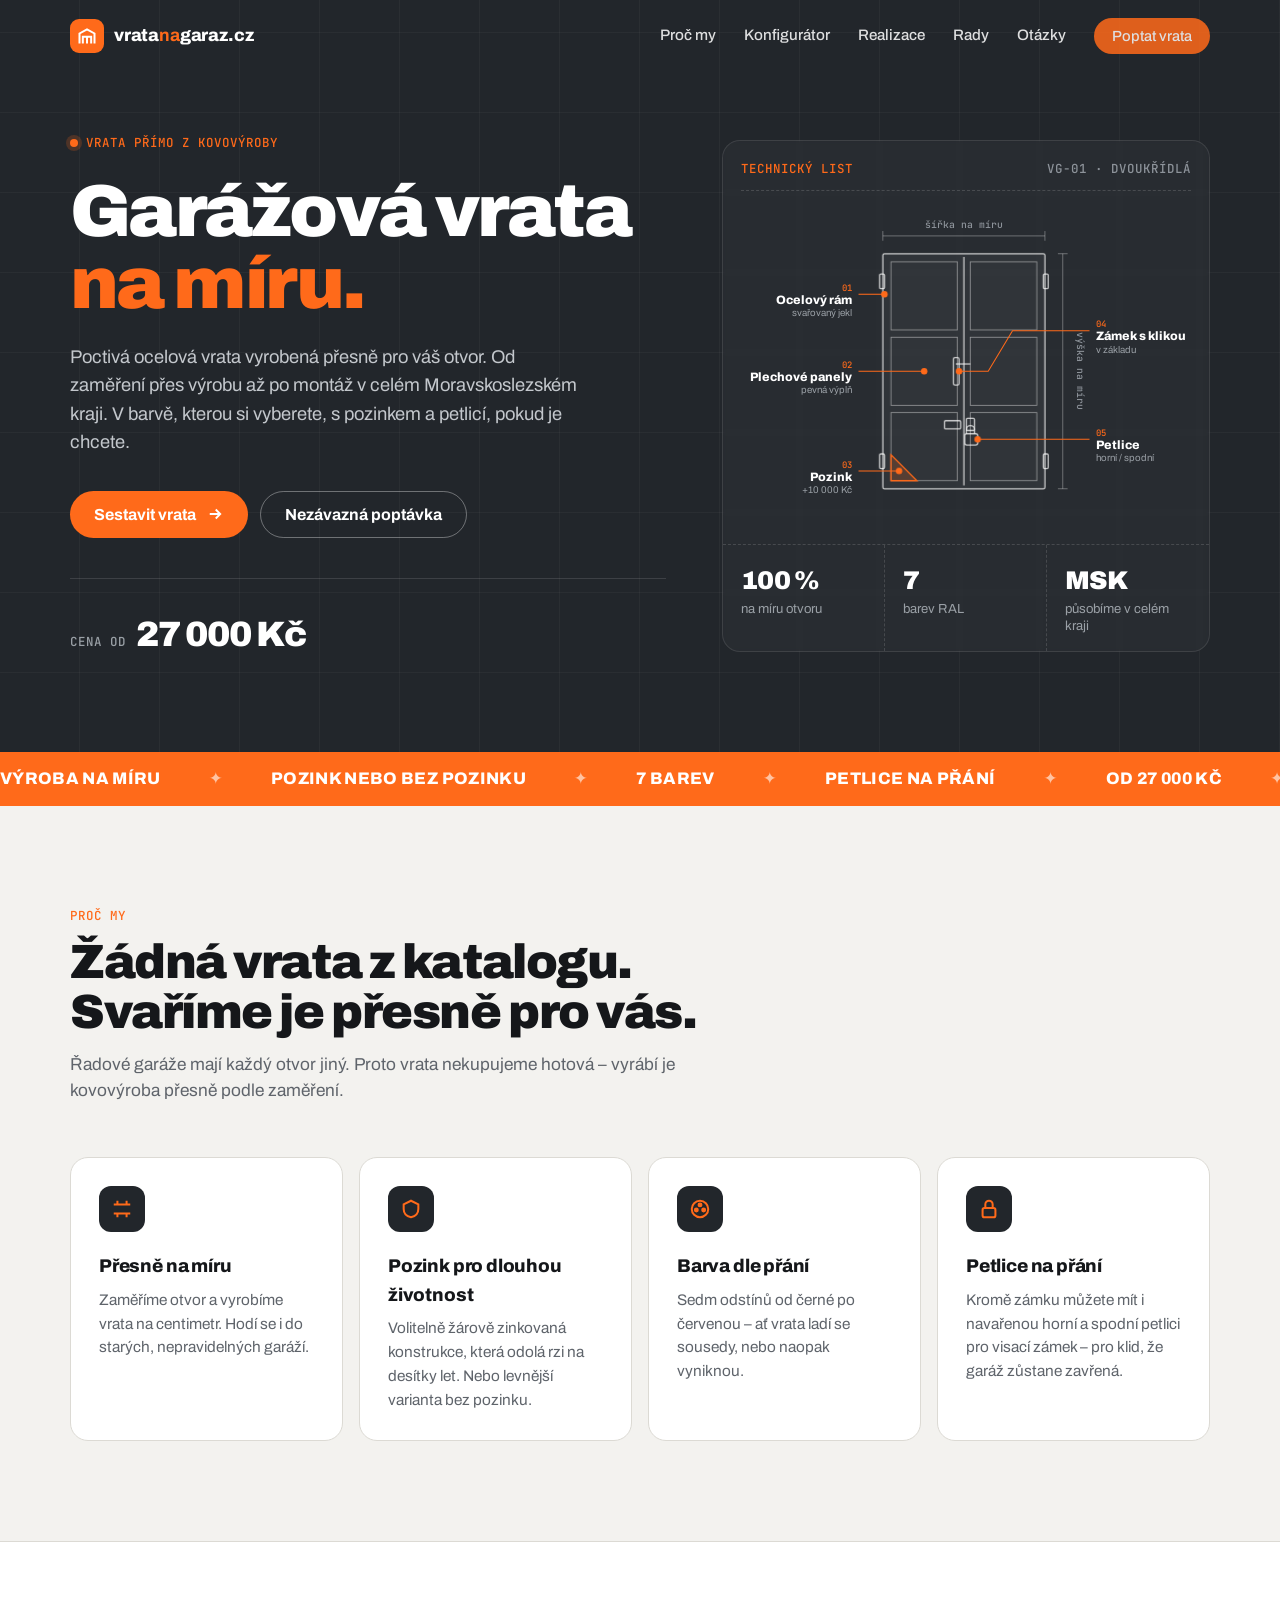
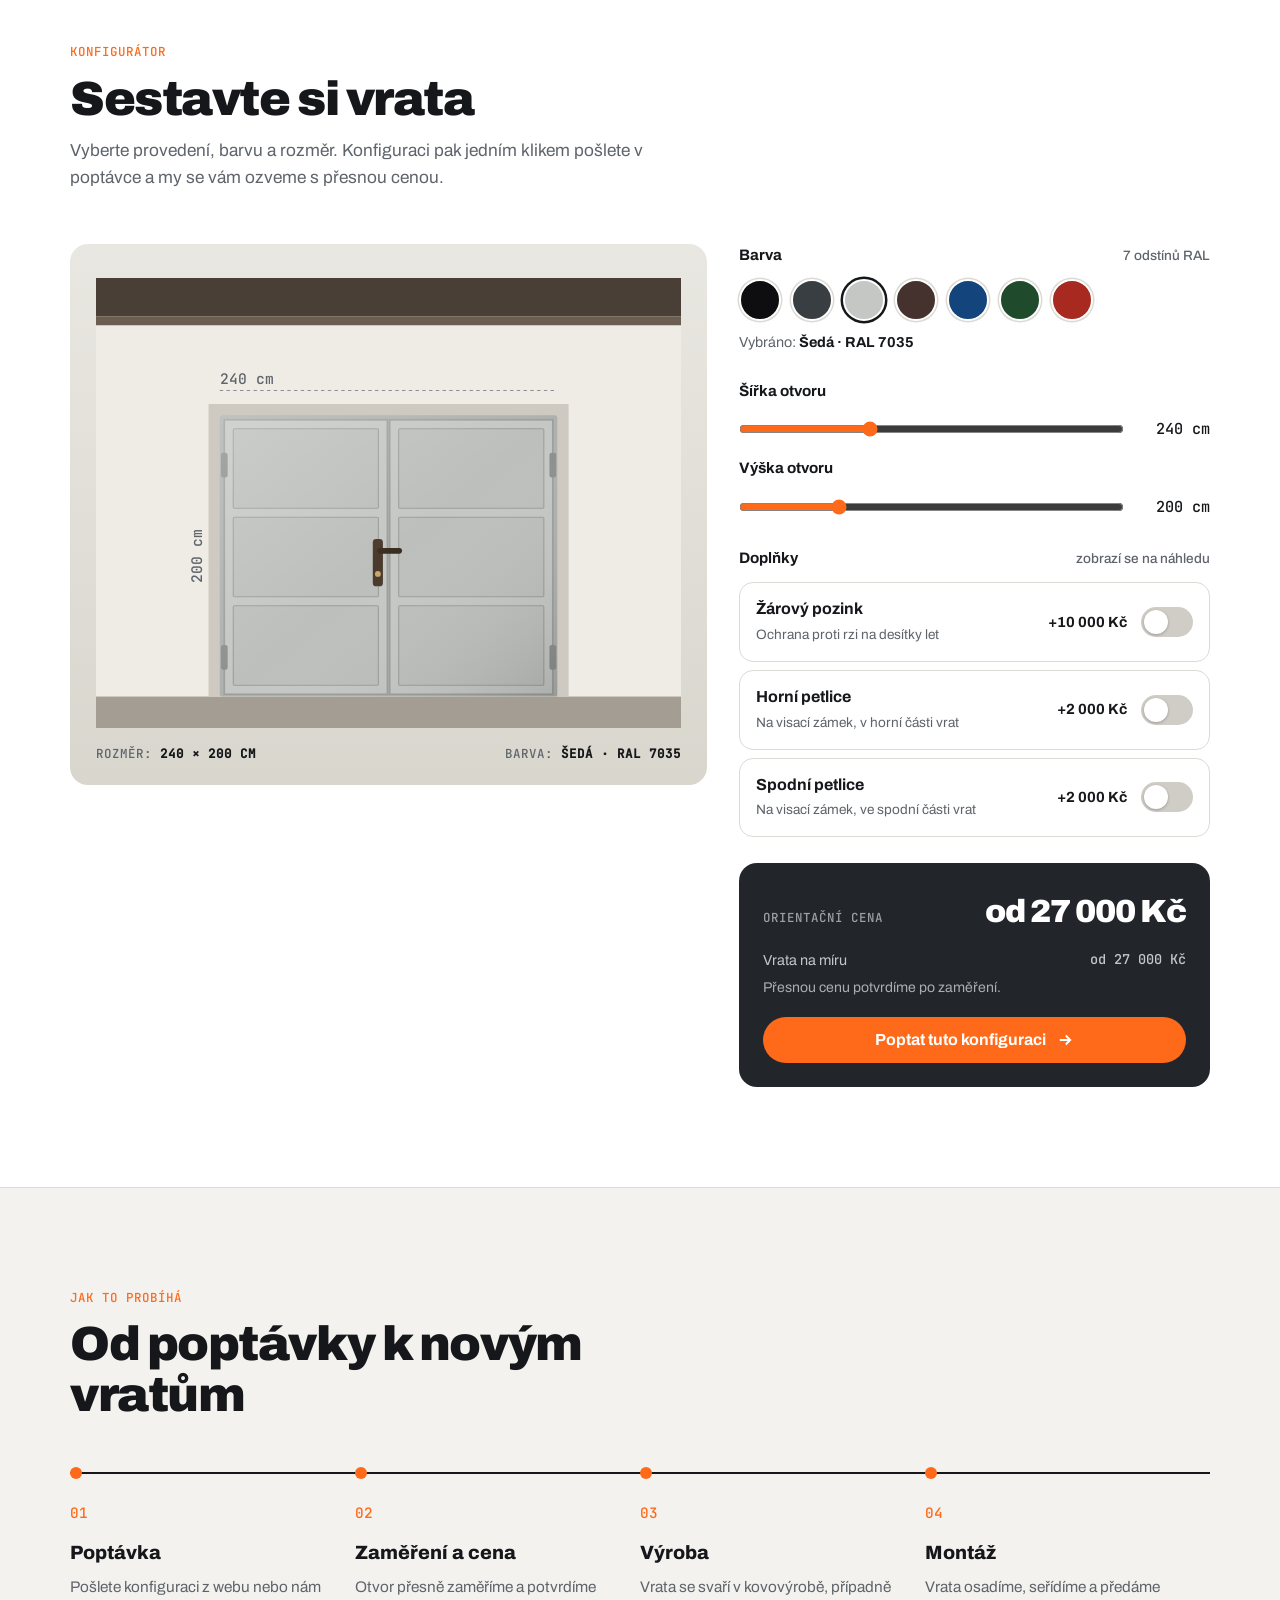
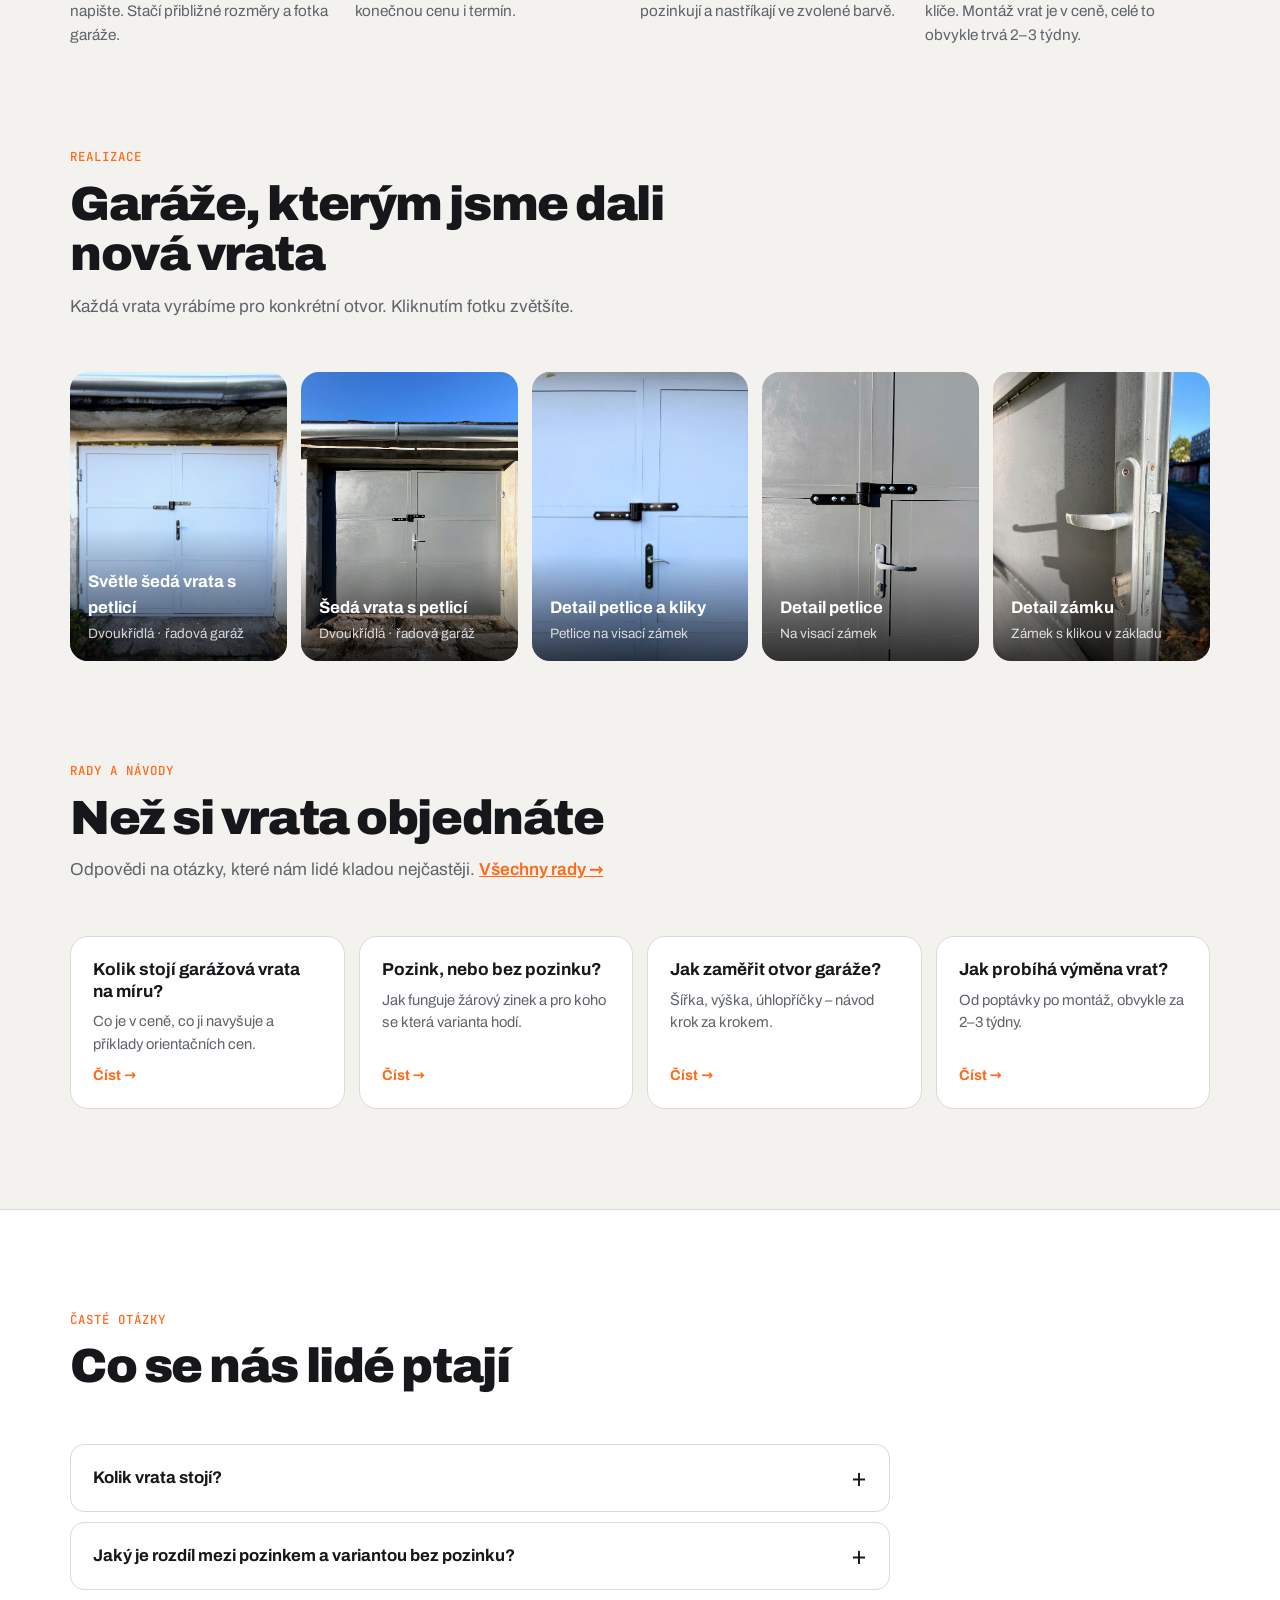
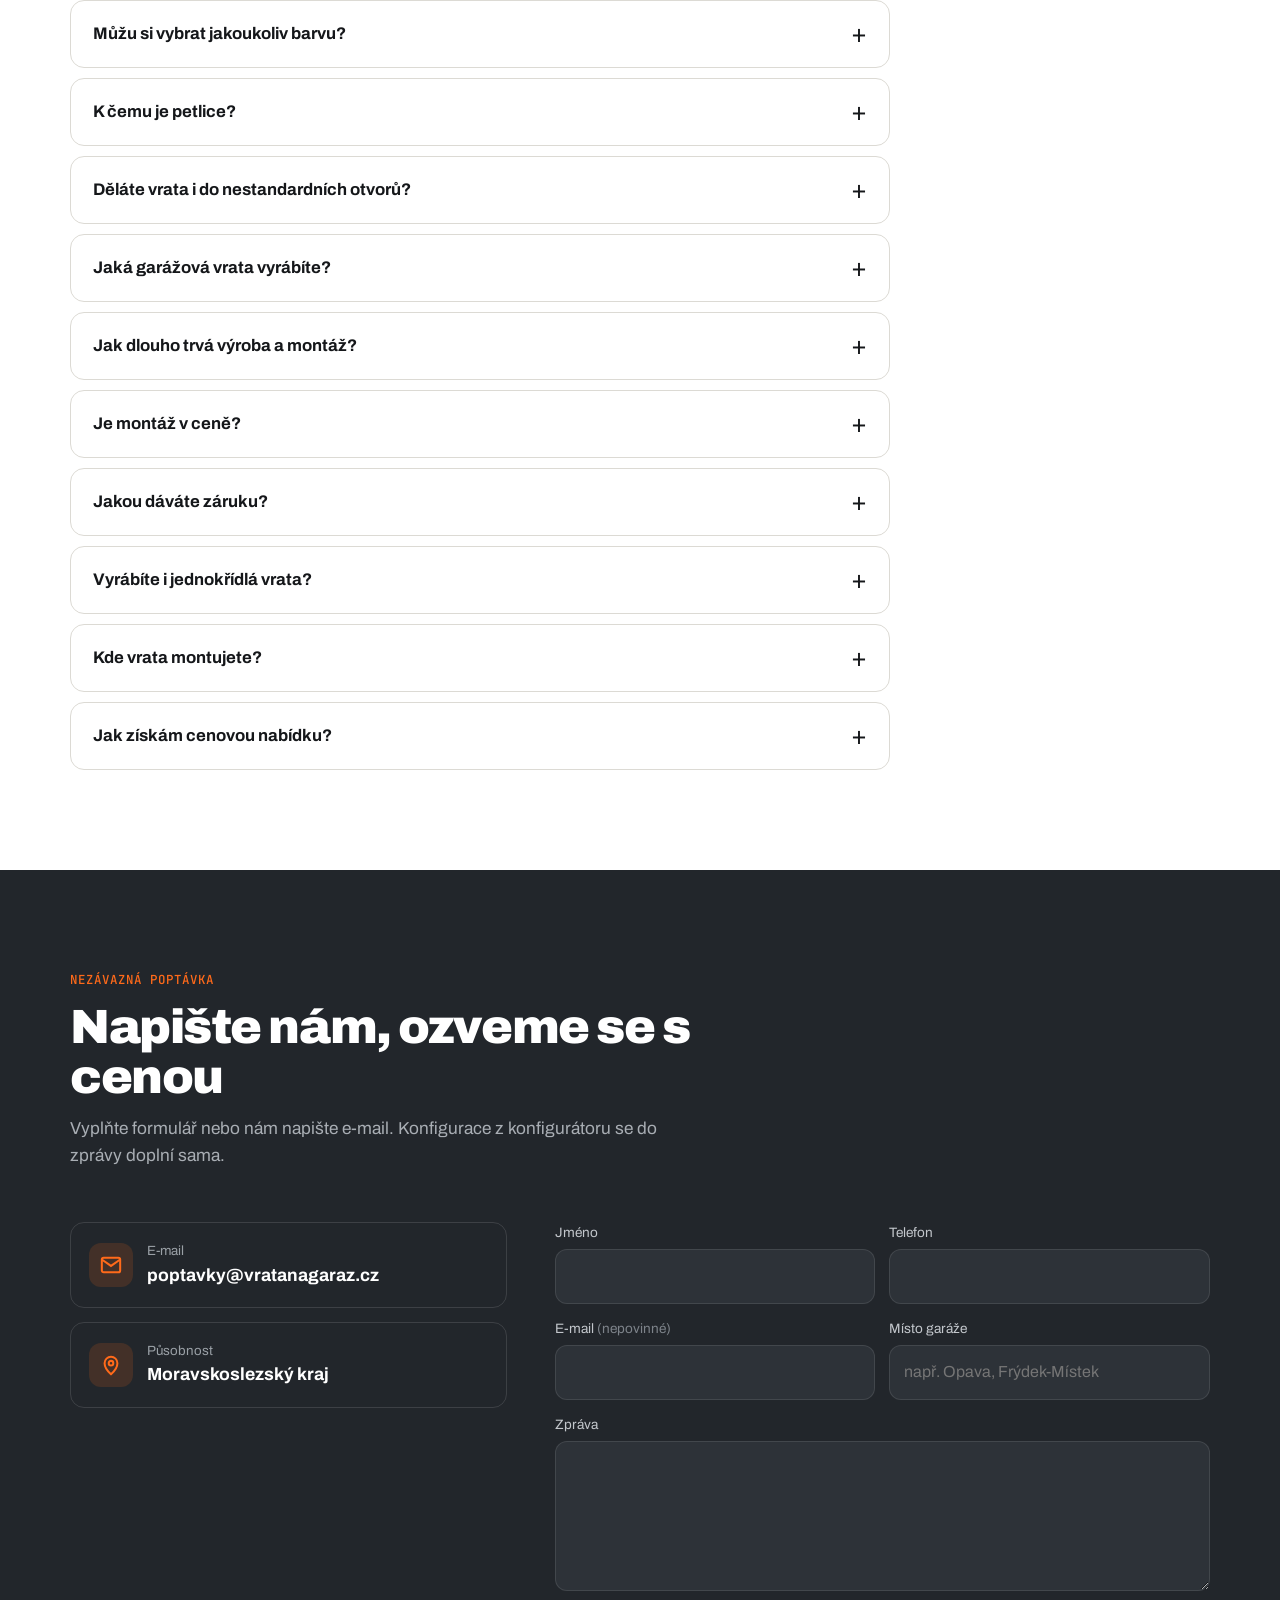
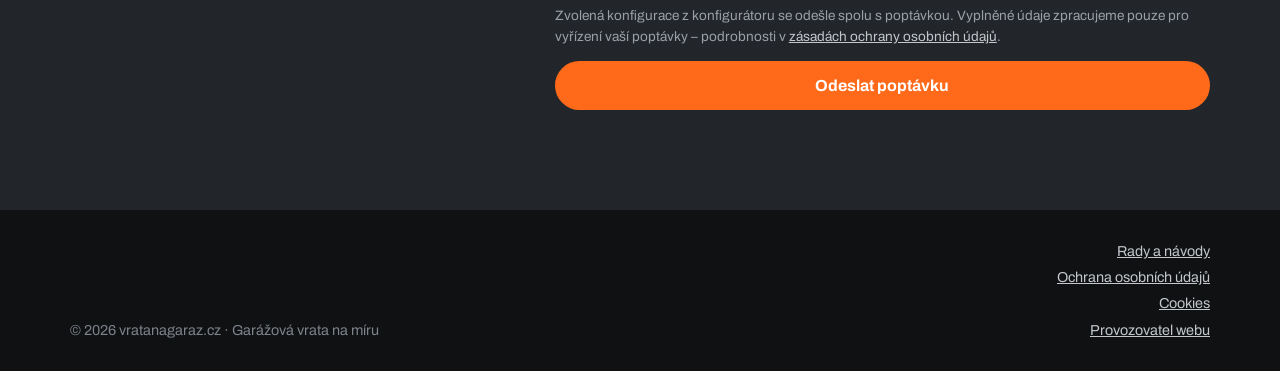
<file: index.html>
<!doctype html>
<html lang="cs">
<head>
<meta charset="utf-8">
<meta name="viewport" content="width=device-width, initial-scale=1">
<title>Garážová vrata na míru od 27 000 Kč | Moravskoslezský kraj | vratanagaraz.cz</title>
<meta name="description" content="Ocelová garážová vrata na míru z kovovýroby pro celý Moravskoslezský kraj. 7 barev, volitelně pozink a petlice. Cena od 27 000 Kč – sestavte si vrata online a pošlete nezávaznou poptávku.">
<meta name="robots" content="index,follow,max-image-preview:large">
<meta name="msvalidate.01" content="D663D636674DEDACFF69ACE32A31A97C" />
<meta name="theme-color" content="#22262b">
<meta property="og:type" content="website">
<meta property="og:locale" content="cs_CZ">
<meta property="og:site_name" content="vratanagaraz.cz">
<meta property="og:title" content="Garážová vrata na míru – od 27 000 Kč">
<meta property="og:description" content="Ocelová garážová vrata vyrobená na míru pro Moravskoslezský kraj. 7 barev, pozink, petlice. Sestavte si vrata online.">
<meta property="og:image" content="https://vratanagaraz.cz/realizace-svetle-seda.jpg">
<meta property="og:image:width" content="1050">
<meta property="og:image:height" content="1400">
<meta property="og:url" content="https://vratanagaraz.cz/">
<meta name="twitter:card" content="summary_large_image">
<link rel="canonical" href="https://vratanagaraz.cz/">
<script type="application/ld+json">
{
 "@context": "https://schema.org",
 "@graph": [
  {
   "@type": "WebSite",
   "@id": "https://vratanagaraz.cz/#web",
   "url": "https://vratanagaraz.cz/",
   "name": "vratanagaraz.cz",
   "inLanguage": "cs"
  },
  {
   "@type": "HomeAndConstructionBusiness",
   "@id": "https://vratanagaraz.cz/#firma",
   "name": "vratanagaraz.cz – garážová vrata na míru",
   "url": "https://vratanagaraz.cz/",
   "email": "poptavky@vratanagaraz.cz",
   "image": "https://vratanagaraz.cz/realizace-svetle-seda.jpg",
   "priceRange": "od 27 000 Kč",
   "description": "Ocelová dvoukřídlá i jednokřídlá garážová vrata vyrobená na míru v kovovýrobě. 7 barev, volitelně žárový pozink a petlice. Zaměření, výroba a montáž v celém Moravskoslezském kraji.",
   "areaServed": [
    {
     "@type": "AdministrativeArea",
     "name": "Moravskoslezský kraj"
    },
    {
     "@type": "City",
     "name": "Ostrava"
    },
    {
     "@type": "City",
     "name": "Opava"
    },
    {
     "@type": "City",
     "name": "Frýdek-Místek"
    },
    {
     "@type": "City",
     "name": "Havířov"
    },
    {
     "@type": "City",
     "name": "Karviná"
    },
    {
     "@type": "City",
     "name": "Třinec"
    },
    {
     "@type": "City",
     "name": "Nový Jičín"
    },
    {
     "@type": "City",
     "name": "Kopřivnice"
    },
    {
     "@type": "City",
     "name": "Bohumín"
    },
    {
     "@type": "City",
     "name": "Orlová"
    },
    {
     "@type": "City",
     "name": "Hlučín"
    },
    {
     "@type": "City",
     "name": "Krnov"
    }
   ],
   "legalName": "Petr Holaň",
   "taxID": "64975088"
  },
  {
   "@type": "Service",
   "@id": "https://vratanagaraz.cz/#sluzba",
   "serviceType": "Výroba a montáž garážových vrat na míru",
   "name": "Garážová vrata na míru",
   "provider": {
    "@id": "https://vratanagaraz.cz/#firma"
   },
   "areaServed": {
    "@type": "AdministrativeArea",
    "name": "Moravskoslezský kraj"
   },
   "offers": {
    "@type": "AggregateOffer",
    "priceCurrency": "CZK",
    "lowPrice": "27000",
    "offerCount": "1",
    "url": "https://vratanagaraz.cz/#konfigurator"
   },
   "hasOfferCatalog": {
    "@type": "OfferCatalog",
    "name": "Příplatky",
    "itemListElement": [
     {
      "@type": "Offer",
      "name": "Žárový pozink",
      "price": "10000",
      "priceCurrency": "CZK"
     },
     {
      "@type": "Offer",
      "name": "Horní petlice",
      "price": "2000",
      "priceCurrency": "CZK"
     },
     {
      "@type": "Offer",
      "name": "Spodní petlice",
      "price": "2000",
      "priceCurrency": "CZK"
     },
     {
      "@type": "Offer",
      "name": "Výměna zárubní",
      "priceSpecification": {
       "@type": "PriceSpecification",
       "priceCurrency": "CZK",
       "description": "individuální příplatek dle zaměření"
      }
     }
    ]
   }
  },
  {
   "@type": "FAQPage",
   "@id": "https://vratanagaraz.cz/#faq",
   "mainEntity": [
    {
     "@type": "Question",
     "name": "Kolik vrata stojí?",
     "acceptedAnswer": {
      "@type": "Answer",
      "text": "Základní vrata stojí od 27 000 Kč. Příplatky: žárový pozink +10 000 Kč, horní petlice +2 000 Kč, spodní petlice +2 000 Kč. Konečnou cenu ovlivní i rozměr otvoru – přesnou částku potvrdíme po zaměření."
     }
    },
    {
     "@type": "Question",
     "name": "Jaký je rozdíl mezi pozinkem a variantou bez pozinku?",
     "acceptedAnswer": {
      "@type": "Answer",
      "text": "Obě varianty jsou kvalitní a spolehlivé. Vrata bez pozinku mají základní antikorozní nátěr a vrchní barvu – při běžném používání vám vydrží dlouhou řadu let a jsou cenově výhodnější. Pozinkovaná vrata mají ocel navíc chráněnou vrstvou zinku, takže rez nemá šanci ani při poškrábání laku – jsou prakticky nadosmrti. Pokud chcete vrata bez starostí na celý život, doporučujeme pozink."
     }
    },
    {
     "@type": "Question",
     "name": "Můžu si vybrat jakoukoliv barvu?",
     "acceptedAnswer": {
      "@type": "Answer",
      "text": "Vybírat můžete ze sedmi odstínů: černá, antracit, šedá, hnědá, modrá, zelená a červená. Všechny si můžete vyzkoušet v konfigurátoru. Pokud chcete jiný, individuální odstín, není problém se domluvit – stačí ho uvést ve zprávě v poptávce."
     }
    },
    {
     "@type": "Question",
     "name": "K čemu je petlice?",
     "acceptedAnswer": {
      "@type": "Answer",
      "text": "Petlice umožní zamknout vrata navíc visacím zámkem. Můžete si přidat horní petlici (+2 000 Kč), spodní petlici (+2 000 Kč), nebo obě."
     }
    },
    {
     "@type": "Question",
     "name": "Děláte vrata i do nestandardních otvorů?",
     "acceptedAnswer": {
      "@type": "Answer",
      "text": "Právě v tom je výhoda výroby na míru. Starší řadové garáže mají často atypické rozměry – vrata vyrobíme přesně podle zaměření."
     }
    },
    {
     "@type": "Question",
     "name": "Jaká garážová vrata vyrábíte?",
     "acceptedAnswer": {
      "@type": "Answer",
      "text": "Ocelová dvoukřídlá i jednokřídlá (otočná) garážová vrata se svařovaným rámem z jeklu a výplní z ocelového plechu. Zámek s klikou je součástí základní ceny. Vrata vyrábíme vždy na míru podle zaměření otvoru, nejčastěji pro řadové garáže."
     }
    },
    {
     "@type": "Question",
     "name": "Jak dlouho trvá výroba a montáž?",
     "acceptedAnswer": {
      "@type": "Answer",
      "text": "Od potvrzení objednávky po namontovaná vrata to obvykle trvá 2–3 týdny."
     }
    },
    {
     "@type": "Question",
     "name": "Je montáž v ceně?",
     "acceptedAnswer": {
      "@type": "Answer",
      "text": "Ano, montáž vrat je součástí ceny. Pokud je potřeba vyměnit i zárubně, naceníme to individuálně jako příplatek – posoudíme to při zaměření."
     }
    },
    {
     "@type": "Question",
     "name": "Jakou dáváte záruku?",
     "acceptedAnswer": {
      "@type": "Answer",
      "text": "Na vrata poskytujeme záruku v délce stanovené zákonem."
     }
    },
    {
     "@type": "Question",
     "name": "Vyrábíte i jednokřídlá vrata?",
     "acceptedAnswer": {
      "@type": "Answer",
      "text": "Ano. Kromě dvoukřídlých vrat vyrábíme na míru i jednokřídlá. Konfigurátor zobrazuje dvoukřídlou variantu – pokud chcete jednokřídlá vrata, stačí to napsat do zprávy v poptávce."
     }
    },
    {
     "@type": "Question",
     "name": "Kde vrata montujete?",
     "acceptedAnswer": {
      "@type": "Answer",
      "text": "Působíme v celém Moravskoslezském kraji – například v Ostravě, Opavě, Frýdku-Místku, Havířově, Karviné, Třinci, Novém Jičíně, Kopřivnici, Bohumíně, Orlové, Hlučíně, Krnově a v jejich okolí."
     }
    },
    {
     "@type": "Question",
     "name": "Jak získám cenovou nabídku?",
     "acceptedAnswer": {
      "@type": "Answer",
      "text": "Sestavte si vrata v konfigurátoru na této stránce a odešlete nezávaznou poptávku, nebo napište na poptavky@vratanagaraz.cz. Ozveme se vám, domluvíme zaměření a potvrdíme přesnou cenu. Poptávka je zdarma a k ničemu vás nezavazuje."
     }
    }
   ]
  }
 ]
}
</script>
<link rel="icon" href="data:image/svg+xml,%3Csvg xmlns='http://www.w3.org/2000/svg' viewBox='0 0 64 64'%3E%3Crect width='64' height='64' rx='12' fill='%23ff6a1a'/%3E%3Cpath d='M14 52V24l18-10 18 10v28' fill='none' stroke='%23fff' stroke-width='5'/%3E%3Cpath d='M22 52V32h20v20M32 32v20' stroke='%23fff' stroke-width='4' fill='none'/%3E%3C/svg%3E">
<link rel="preload" href="fonts/archivo-latin-900-normal.woff2" as="font" type="font/woff2" crossorigin>
<link rel="stylesheet" href="fonts.css">
<style>
:root{
  --bg:#f3f2ef; --surface:#ffffff; --ink:#15171a; --muted:#5f646b; --line:#dcdad4;
  --steel:#22262b; --steel-2:#2d3238; --accent:#ff6a1a; --accent-ink:#fff;
  --radius:18px; --max:1180px;
}
*{box-sizing:border-box;margin:0;padding:0}
html{scroll-behavior:smooth}
body{font-family:"Archivo",system-ui,sans-serif;background:var(--bg);color:var(--ink);line-height:1.55;-webkit-font-smoothing:antialiased;overflow-x:hidden}
img{max-width:100%;height:auto;display:block}
a{color:inherit}
.wrap{max-width:var(--max);margin:0 auto;padding:0 20px}
.mono{font-family:"JetBrains Mono",monospace;font-size:.78rem;letter-spacing:.08em;text-transform:uppercase}

/* header */
header{position:fixed;inset:0 0 auto 0;z-index:50;transition:background .3s,box-shadow .3s}
header.scrolled{background:rgba(21,23,26,.92);backdrop-filter:blur(10px);box-shadow:0 1px 0 rgba(255,255,255,.06)}
.nav{display:flex;align-items:center;justify-content:space-between;height:72px;color:#fff}
.logo{display:flex;align-items:center;gap:10px;font-weight:800;font-size:1.1rem;text-decoration:none;letter-spacing:-.01em}
.logo-mark{width:34px;height:34px;border-radius:9px;background:var(--accent);display:grid;place-items:center}
.logo span b{color:var(--accent)}
.nav-links{display:flex;gap:28px;align-items:center}
.nav-links a{text-decoration:none;font-weight:500;font-size:.95rem;opacity:.85}
.nav-links a:hover{opacity:1}
.btn{display:inline-flex;align-items:center;gap:10px;background:var(--accent);color:var(--accent-ink);border:0;border-radius:999px;padding:14px 24px;font:700 1rem "Archivo",sans-serif;text-decoration:none;cursor:pointer;transition:transform .2s,box-shadow .2s}
.btn:hover{transform:translateY(-2px);box-shadow:0 10px 24px -8px rgba(255,106,26,.6)}
.btn.ghost{background:transparent;border:1.5px solid rgba(255,255,255,.35);color:#fff}
.btn.ghost:hover{border-color:#fff;box-shadow:none}
.nav .btn{padding:10px 18px;font-size:.92rem}
@media(max-width:820px){.nav-links a:not(.btn){display:none}}

/* hero */
.hero{background:var(--steel);color:#fff;padding:130px 0 90px;position:relative;overflow:hidden}
.hero::before{content:"";position:absolute;inset:0;background:repeating-linear-gradient(90deg,transparent 0 79px,rgba(255,255,255,.035) 79px 80px),repeating-linear-gradient(0deg,transparent 0 79px,rgba(255,255,255,.035) 79px 80px);pointer-events:none}
.hero-grid{display:grid;grid-template-columns:1.1fr .9fr;gap:56px;align-items:center;position:relative}
.tag{display:inline-flex;align-items:center;gap:8px;color:var(--accent);margin-bottom:22px}
.tag::before{content:"";width:8px;height:8px;border-radius:50%;background:var(--accent);box-shadow:0 0 0 4px rgba(255,106,26,.2)}
h1{font-size:clamp(2.5rem,6vw,4.6rem);line-height:.98;font-weight:900;letter-spacing:-.035em;margin-bottom:24px}
h1 em{font-style:normal;color:var(--accent)}
.lead{font-size:1.15rem;color:#c3c7cc;max-width:520px;margin-bottom:34px}
.hero-cta{display:flex;gap:12px;flex-wrap:wrap}
.price-badge{display:flex;align-items:baseline;gap:10px;margin-top:40px;padding-top:28px;border-top:1px solid rgba(255,255,255,.12)}
.price-badge .from{color:#9aa0a6}
.price-badge strong{font-size:2.2rem;font-weight:900;letter-spacing:-.03em}
.infographic{position:relative;background:rgba(255,255,255,.03);border:1px solid rgba(255,255,255,.1);border-radius:var(--radius);padding:18px 18px 0;backdrop-filter:blur(2px)}
.ig-head{display:flex;justify-content:space-between;color:#8d939a;padding-bottom:12px;border-bottom:1px dashed rgba(255,255,255,.14)}
.ig-head span:first-child{color:var(--accent)}
.infographic svg{width:100%;height:auto;display:block;margin:6px 0}
.ig-dimtxt{font:500 12px "JetBrains Mono",monospace;fill:#8d939a}
.ig-n{font:500 11px "JetBrains Mono",monospace;fill:#ff6a1a}
.ig-t{font:800 15px "Archivo",sans-serif;fill:#fff}
.ig-s{font:400 12px "Archivo",sans-serif;fill:#9aa0a6}
.ig-call path{stroke-dasharray:1;stroke-dashoffset:1;animation:draw .9s ease forwards}
.ig-dots circle,.ig-labels>g{opacity:0;animation:fade .5s ease forwards}
.ig-door{opacity:0;animation:fade .8s ease forwards}
.ig-call path:nth-child(1),.ig-dots circle:nth-child(1),.ig-labels>g:nth-child(1){animation-delay:.5s}
.ig-call path:nth-child(2),.ig-dots circle:nth-child(2),.ig-labels>g:nth-child(2){animation-delay:.75s}
.ig-call path:nth-child(3),.ig-dots circle:nth-child(3),.ig-labels>g:nth-child(3){animation-delay:1s}
.ig-call path:nth-child(4),.ig-dots circle:nth-child(4),.ig-labels>g:nth-child(4){animation-delay:1.25s}
.ig-call path:nth-child(5),.ig-dots circle:nth-child(5),.ig-labels>g:nth-child(5){animation-delay:1.5s}
.ig-dots circle{transform-box:fill-box;transform-origin:center}
@keyframes draw{to{stroke-dashoffset:0}}
@keyframes fade{to{opacity:1}}
.ig-stats{display:grid;grid-template-columns:repeat(3,1fr);border-top:1px dashed rgba(255,255,255,.14);margin:0 -18px}
.ig-stats div{padding:16px 18px;border-right:1px dashed rgba(255,255,255,.14)}
.ig-stats div:last-child{border-right:0}
.ig-stats b{display:block;font-size:1.6rem;font-weight:900;letter-spacing:-.03em;color:#fff}
.ig-stats span{font-size:.82rem;color:#9aa0a6;line-height:1.3;display:block}
@media(prefers-reduced-motion:reduce){.ig-call path{stroke-dashoffset:0;animation:none}.ig-dots circle,.ig-labels>g,.ig-door{opacity:1;animation:none}}
@media(max-width:520px){.ig-stats div{padding:12px 10px}.ig-stats b{font-size:1.25rem}}
@media(max-width:900px){.hero-grid{grid-template-columns:1fr}}

/* strip */
.strip{background:var(--accent);color:#fff;overflow:hidden;white-space:nowrap;padding:14px 0}
.strip-track{display:inline-flex;gap:48px;animation:marquee 30s linear infinite;font-weight:800;font-size:1.05rem;text-transform:uppercase;letter-spacing:.02em}
.strip-track span::after{content:"✦";margin-left:48px;opacity:.6}
@keyframes marquee{to{transform:translateX(-50%)}}

section{padding:100px 0}
.sec-head{max-width:640px;margin-bottom:52px}
.sec-head .mono{color:var(--accent);display:block;margin-bottom:12px}
h2{font-size:clamp(2rem,4vw,3rem);line-height:1.05;font-weight:900;letter-spacing:-.03em;margin-bottom:14px}
.sec-head p{color:var(--muted);font-size:1.08rem}

/* features */
.features{display:grid;grid-template-columns:repeat(4,1fr);gap:16px}
.feat{background:var(--surface);border:1px solid var(--line);border-radius:var(--radius);padding:28px;transition:transform .3s,border-color .3s}
.feat:hover{transform:translateY(-4px);border-color:var(--accent)}
.feat .ic{width:46px;height:46px;border-radius:12px;background:var(--steel);display:grid;place-items:center;margin-bottom:20px}
.feat h3{font-size:1.15rem;font-weight:800;margin-bottom:8px;letter-spacing:-.01em}
.feat p{color:var(--muted);font-size:.96rem}
@media(max-width:960px){.features{grid-template-columns:1fr 1fr}}
@media(max-width:560px){.features{grid-template-columns:1fr}}

/* configurator */
#konfigurator{background:var(--surface);border-block:1px solid var(--line)}
.conf{display:grid;grid-template-columns:1.15fr .85fr;gap:32px;align-items:start}
.stage{position:sticky;top:96px;background:linear-gradient(180deg,#e9e7e1,#d9d6ce);border-radius:var(--radius);padding:34px 26px 22px;overflow:hidden}
.stage svg{width:100%;height:auto;display:block}
.stage-info{display:flex;justify-content:space-between;flex-wrap:wrap;gap:8px;margin-top:16px;color:var(--muted)}
.stage-info b{color:var(--ink)}
.panel{display:flex;flex-direction:column;gap:26px}
.group h4{font-size:.95rem;font-weight:700;margin-bottom:12px;display:flex;justify-content:space-between;align-items:baseline}
.group h4 small{font-weight:500;color:var(--muted);font-size:.85rem}
.seg{display:grid;grid-template-columns:1fr 1fr;gap:8px}
.opt{position:relative}
.opt input{position:absolute;opacity:0;pointer-events:none}
.opt label{display:block;border:1.5px solid var(--line);border-radius:14px;padding:14px 16px;cursor:pointer;transition:border-color .2s,background .2s;height:100%}
.opt label b{display:block;font-size:.98rem}
.opt label span{color:var(--muted);font-size:.85rem}
.opt input:checked+label{border-color:var(--ink);background:#f6f5f2;box-shadow:inset 0 0 0 1px var(--ink)}
.opt input:focus-visible+label{outline:3px solid var(--accent);outline-offset:2px}
.swatches{display:flex;flex-wrap:wrap;gap:10px}
.sw{width:42px;height:42px;border-radius:50%;border:2px solid #fff;box-shadow:0 0 0 1.5px var(--line);cursor:pointer;transition:transform .15s,box-shadow .15s;position:relative}
.sw:hover{transform:scale(1.08)}
.sw[aria-pressed="true"]{box-shadow:0 0 0 2.5px var(--ink)}
.color-name{margin-top:10px;font-size:.9rem;color:var(--muted)}
.color-name b{color:var(--ink)}
.range-row{display:flex;align-items:center;gap:14px}
input[type=range]{flex:1;accent-color:var(--accent);height:28px}
.range-val{font-family:"JetBrains Mono",monospace;font-size:.95rem;min-width:72px;text-align:right}
.switch{display:flex;align-items:center;justify-content:space-between;border:1.5px solid var(--line);border-radius:14px;padding:14px 16px;cursor:pointer}
.switch b{display:block}
.switch span{color:var(--muted);font-size:.85rem}
.switch input{appearance:none;width:52px;height:30px;border-radius:999px;background:#cfcdc6;position:relative;cursor:pointer;transition:background .2s;flex-shrink:0}
.switch input::after{content:"";position:absolute;top:3px;left:3px;width:24px;height:24px;border-radius:50%;background:#fff;transition:transform .2s;box-shadow:0 1px 3px rgba(0,0,0,.25)}
.switch input:checked{background:var(--accent)}
.switch input:checked::after{transform:translateX(22px)}
.addons{display:grid;gap:8px}
.switch{gap:14px;transition:border-color .2s,background .2s}
.switch>div{flex:1}
.switch:has(input:checked){border-color:var(--accent);background:#fff6f0}
.plus{font-style:normal;font-weight:700;font-size:.92rem;white-space:nowrap;color:var(--ink)}
.breakdown{display:grid;gap:4px;margin:12px 0 4px;font-size:.9rem;color:#c3c7cc}
.breakdown div{display:flex;justify-content:space-between}
.breakdown div span:last-child{font-family:"JetBrains Mono",monospace;font-size:.85rem}
.price.bump{animation:bump .35s}
@keyframes bump{50%{transform:scale(1.06);color:var(--accent)}}
.summary{background:var(--steel);color:#fff;border-radius:var(--radius);padding:24px}
.summary .row{display:flex;justify-content:space-between;align-items:baseline;gap:12px}
.summary .price{font-size:2rem;font-weight:900;letter-spacing:-.03em}
.summary p{color:#a9aeb4;font-size:.88rem;margin:6px 0 18px}
.summary .btn{width:100%;justify-content:center}
@media(max-width:900px){.conf{grid-template-columns:1fr}.stage{position:relative;top:0}}

/* steps */
.steps{display:grid;grid-template-columns:repeat(4,1fr);gap:0;counter-reset:s;border-top:2px solid var(--ink)}
.step{padding:28px 24px 0 0;position:relative}
.step::before{counter-increment:s;content:"0" counter(s);font-family:"JetBrains Mono",monospace;color:var(--accent);font-size:.9rem;display:block;margin-bottom:14px}
.step::after{content:"";position:absolute;top:-7px;left:0;width:12px;height:12px;border-radius:50%;background:var(--accent)}
.step h3{font-size:1.2rem;font-weight:800;margin-bottom:8px}
.step p{color:var(--muted);font-size:.96rem}
@media(max-width:860px){.steps{grid-template-columns:1fr 1fr;row-gap:36px}}
@media(max-width:520px){.steps{grid-template-columns:1fr}}

/* gallery */
.ref{display:grid;grid-template-columns:1.3fr 1fr;gap:28px;align-items:center}
.ref img{border-radius:var(--radius);aspect-ratio:4/3;object-fit:cover;width:100%}
.ref ul{list-style:none;display:grid;gap:12px;margin-top:22px}
.ref li{display:flex;gap:12px;align-items:flex-start}
.ref li::before{content:"";flex-shrink:0;width:22px;height:22px;margin-top:2px;border-radius:50%;background:var(--accent) url("data:image/svg+xml,%3Csvg xmlns='http://www.w3.org/2000/svg' viewBox='0 0 24 24'%3E%3Cpath d='M6 12l4 4 8-8' stroke='%23fff' stroke-width='3' fill='none'/%3E%3C/svg%3E") center/14px no-repeat}
@media(max-width:860px){.ref{grid-template-columns:1fr}}

.gallery{display:grid;grid-template-columns:repeat(auto-fit,minmax(190px,1fr));gap:14px}
.g-item{position:relative;display:block;width:100%;border-radius:var(--radius);overflow:hidden;cursor:zoom-in;background:#ddd;border:0;padding:0;text-align:left;font:inherit;color:#fff}
.g-item img{width:100%;height:100%;aspect-ratio:3/4;object-fit:cover;display:block;transition:transform .6s}
.g-item:hover img{transform:scale(1.04)}
.g-cap{position:absolute;inset:auto 0 0 0;padding:40px 18px 16px;background:linear-gradient(transparent,rgba(0,0,0,.72))}
.g-cap b{display:block;font-size:1.05rem}
.g-cap span{font-size:.85rem;opacity:.8}
@media(max-width:860px){.gallery{grid-template-columns:1fr 1fr;gap:10px}.g-cap{padding:28px 12px 10px}.g-cap b{font-size:.92rem}.g-cap span{font-size:.75rem}}
.lightbox{position:fixed;inset:0;z-index:100;background:rgba(10,11,13,.94);display:flex;align-items:center;justify-content:center;padding:20px}
.lightbox[hidden]{display:none}
.lightbox figure{max-width:min(1100px,100%);color:#fff;text-align:center}
.lightbox img{max-height:80vh;width:auto;margin:0 auto;border-radius:12px}
.lightbox figcaption{margin-top:12px;color:#c3c7cc}
.lb-btn{position:absolute;background:rgba(255,255,255,.1);border:0;color:#fff;width:48px;height:48px;border-radius:50%;font-size:1.6rem;cursor:pointer;display:grid;place-items:center}
.lb-btn:hover{background:var(--accent)}
.lb-close{top:16px;right:16px;font-size:1.1rem}
.lb-prev{left:16px;top:50%;transform:translateY(-50%)}
.lb-next{right:16px;top:50%;transform:translateY(-50%)}

.rady{display:grid;grid-template-columns:repeat(4,1fr);gap:14px}
.rada{display:flex;flex-direction:column;gap:8px;background:var(--surface);border:1px solid var(--line);border-radius:var(--radius);padding:22px;text-decoration:none;transition:border-color .2s,transform .2s}
.rada:hover{border-color:var(--accent);transform:translateY(-3px)}
.rada b{font-size:1.08rem;line-height:1.25}
.rada span{color:var(--muted);font-size:.92rem;flex:1}
.rada em{font-style:normal;color:var(--accent);font-weight:700;font-size:.9rem}
@media(max-width:960px){.rady{grid-template-columns:1fr 1fr}}
@media(max-width:520px){.rady{grid-template-columns:1fr}}

/* faq */
.faq{display:grid;gap:10px;max-width:820px}
details{background:var(--surface);border:1px solid var(--line);border-radius:14px;padding:0 22px;transition:border-color .2s}
details[open]{border-color:var(--ink)}
summary{list-style:none;cursor:pointer;padding:20px 0;font-weight:700;font-size:1.05rem;display:flex;justify-content:space-between;align-items:center;gap:16px}
summary::-webkit-details-marker{display:none}
summary::after{content:"+";font-size:1.6rem;font-weight:400;transition:transform .25s;line-height:1}
details[open] summary::after{transform:rotate(45deg)}
details p{color:var(--muted);padding-bottom:20px}

/* contact */
#poptavka{background:var(--steel);color:#fff}
#poptavka .sec-head p{color:#a9aeb4}
.contact{display:grid;grid-template-columns:.8fr 1.2fr;gap:48px}
.contact-info{display:grid;gap:14px;align-content:start}
.ci{display:flex;gap:14px;align-items:center;padding:18px;border:1px solid rgba(255,255,255,.12);border-radius:14px;text-decoration:none;transition:border-color .2s}
a.ci:hover{border-color:var(--accent)}
.ci .ic{width:44px;height:44px;border-radius:12px;background:rgba(255,106,26,.15);display:grid;place-items:center;flex-shrink:0}
.ci small{display:block;color:#9aa0a6}
.ci b{font-size:1.1rem}
form{display:grid;grid-template-columns:1fr 1fr;gap:14px}
.field{display:grid;gap:6px}
.field.full{grid-column:1/-1}
.field label{font-size:.85rem;color:#c3c7cc}
.field input,.field textarea{background:var(--steel-2);border:1.5px solid rgba(255,255,255,.1);border-radius:12px;padding:14px;color:#fff;font:inherit;font-size:1rem;transition:border-color .2s}
.field input:focus,.field textarea:focus{outline:none;border-color:var(--accent)}
.field textarea{min-height:150px;resize:vertical}
.form-note{grid-column:1/-1;color:#9aa0a6;font-size:.85rem}
.opt-l{color:#7d838a}
.hp{position:absolute;left:-9999px;width:1px;height:1px;opacity:0}
.form-status{grid-column:1/-1;border-radius:12px;padding:14px 16px;font-weight:600}
.form-status.ok{background:rgba(46,160,90,.15);border:1px solid rgba(46,160,90,.5);color:#bff0cf}
.form-status.err{background:rgba(255,106,26,.12);border:1px solid rgba(255,106,26,.5);color:#ffd2bb}
form .btn[disabled]{opacity:.6;cursor:wait;transform:none}
form .btn{grid-column:1/-1;justify-content:center;padding:16px}
@media(max-width:860px){.contact{grid-template-columns:1fr}}
@media(max-width:520px){form{grid-template-columns:1fr}}

footer{background:#0f1113;color:#7d838a;padding:30px 0;font-size:.9rem}
footer .wrap{display:flex;justify-content:space-between;gap:24px;flex-wrap:wrap;align-items:flex-end}
.foot-op,.foot-links{display:grid;gap:4px}
.foot-op b{color:#c3c7cc;font-weight:700;margin-bottom:2px}
.foot-links{text-align:right;justify-items:end}
footer a{color:#c3c7cc}
footer a:hover{color:#fff}
.form-note a{color:#c3c7cc}
@media(max-width:600px){.foot-links{text-align:left;justify-items:start}}

/* reveal */
.rv{opacity:0;transform:translateY(24px);transition:opacity .7s,transform .7s}
.rv.in{opacity:1;transform:none}
@media(prefers-reduced-motion:reduce){.rv{opacity:1;transform:none}.strip-track{animation:none}html{scroll-behavior:auto}}

/* mobile call button */

/* svg door bits */
#door .leaf{transition:fill .35s}
.pop{animation:pop .4s cubic-bezier(.3,1.6,.5,1);transform-box:fill-box;transform-origin:center}
@keyframes pop{from{opacity:0;transform:scale(.5)}}
.dim{font-family:"JetBrains Mono",monospace;font-size:13px;fill:#5f646b}
</style>
</head>
<body>

<header id="top">
  <div class="wrap nav">
    <a href="#" class="logo" aria-label="vratanagaraz.cz – úvod">
      <span class="logo-mark"><svg width="20" height="20" viewBox="0 0 24 24" fill="none" stroke="#fff" stroke-width="2.4"><path d="M3 21V9l9-5 9 5v12"/><path d="M7 21v-8h10v8M12 13v8"/></svg></span>
      <span>vrata<b>na</b>garaz.cz</span>
    </a>
    <nav class="nav-links">
      <a href="#proc-my">Proč my</a>
      <a href="#konfigurator">Konfigurátor</a>
      <a href="#realizace">Realizace</a>
      <a href="rady/">Rady</a>
      <a href="#faq">Otázky</a>
      <a href="#poptavka" class="btn">Poptat vrata</a>
    </nav>
  </div>
</header>

<section class="hero">
  <div class="wrap hero-grid">
    <div>
      <div class="tag mono">Vrata přímo z kovovýroby</div>
      <h1>Garážová vrata <em>na&nbsp;míru.</em></h1>
      <p class="lead">Poctivá ocelová vrata vyrobená přesně pro váš otvor. Od zaměření přes výrobu až po montáž v celém Moravskoslezském kraji. V barvě, kterou si vyberete, s pozinkem a petlicí, pokud je chcete.</p>
      <div class="hero-cta">
        <a href="#konfigurator" class="btn">Sestavit vrata
          <svg width="18" height="18" viewBox="0 0 24 24" fill="none" stroke="currentColor" stroke-width="2.5"><path d="M5 12h14M13 6l6 6-6 6"/></svg></a>
        <a href="#poptavka" class="btn ghost">Nezávazná poptávka</a>
      </div>
      <div class="price-badge">
        <span class="from mono">cena od</span>
        <strong>27 000 Kč</strong>
      </div>
    </div>
    <div class="infographic">
      <div class="ig-head mono"><span>Technický list</span><span>VG-01 · dvoukřídlá</span></div>
      <svg viewBox="-5 0 555 420" role="img" aria-label="Schéma garážových vrat: ocelový rám, plechové panely, zámek s klikou, petlice a pozink">
        <g class="ig-door" fill="none" stroke="rgba(255,255,255,.75)" stroke-width="1.6">
          <rect x="170" y="70" width="200" height="290" rx="2" fill="rgba(255,255,255,.04)"/>
          <path d="M270 74 V356"/>
          <g stroke-width="1" stroke="rgba(255,255,255,.5)">
            <rect x="180" y="80" width="82" height="84"/><rect x="180" y="173" width="82" height="84"/><rect x="180" y="266" width="82" height="84"/>
            <rect x="278" y="80" width="82" height="84"/><rect x="278" y="173" width="82" height="84"/><rect x="278" y="266" width="82" height="84"/>
          </g>
          <rect x="166" y="95" width="6" height="18" rx="1.5"/><rect x="166" y="317" width="6" height="18" rx="1.5"/>
          <rect x="368" y="95" width="6" height="18" rx="1.5"/><rect x="368" y="317" width="6" height="18" rx="1.5"/>
          <rect x="257" y="198" width="7" height="34" rx="2"/><path d="M260 206 h18"/>
          <rect x="246" y="276" width="20" height="10" rx="1.5"/><rect x="273" y="273" width="10" height="15" rx="1.5"/>
          <rect x="271" y="292" width="16" height="14" rx="2.5"/><path d="M273 292 v-5 a5 5 0 0 1 10 0 v5"/>
          <path d="M180 350 V318 L212 350 Z" fill="rgba(255,106,26,.18)" stroke="#ff6a1a"/>
        </g>
        <g class="ig-dim" stroke="rgba(255,255,255,.4)" stroke-width="1">
          <path d="M170 48 H370 M170 42 V54 M370 42 V54"/>
          <path d="M392 70 V360 M386 70 H398 M386 360 H398"/>
        </g>
        <text x="270" y="38" class="ig-dimtxt" text-anchor="middle">šířka na míru</text>
        <text x="410" y="215" class="ig-dimtxt" transform="rotate(90 410 215)" text-anchor="middle">výška na míru</text>
        <g class="ig-call" stroke="#ff6a1a" stroke-width="1.3" fill="none">
          <path pathLength="1" d="M172 120 H140"/>
          <path pathLength="1" d="M221 215 H140"/>
          <path pathLength="1" d="M190 338 L160 338 H140"/>
          <path pathLength="1" d="M264 215 H300 L330 165 H425"/>
          <path pathLength="1" d="M287 299 H425"/>
        </g>
        <g class="ig-dots" fill="#ff6a1a">
          <circle cx="172" cy="120" r="4"/><circle cx="221" cy="215" r="4"/><circle cx="190" cy="338" r="4"/><circle cx="264" cy="215" r="4"/><circle cx="287" cy="299" r="4"/>
        </g>
        <g class="ig-labels">
          <g><text x="132" y="116" text-anchor="end" class="ig-n">01</text><text x="132" y="132" text-anchor="end" class="ig-t">Ocelový rám</text><text x="132" y="147" text-anchor="end" class="ig-s">svařovaný jekl</text></g>
          <g><text x="132" y="211" text-anchor="end" class="ig-n">02</text><text x="132" y="227" text-anchor="end" class="ig-t">Plechové panely</text><text x="132" y="242" text-anchor="end" class="ig-s">pevná výplň</text></g>
          <g><text x="132" y="334" text-anchor="end" class="ig-n">03</text><text x="132" y="350" text-anchor="end" class="ig-t">Pozink</text><text x="132" y="365" text-anchor="end" class="ig-s">+10 000 Kč</text></g>
          <g><text x="433" y="161" class="ig-n">04</text><text x="433" y="177" class="ig-t">Zámek s klikou</text><text x="433" y="192" class="ig-s">v základu</text></g>
          <g><text x="433" y="295" class="ig-n">05</text><text x="433" y="311" class="ig-t">Petlice</text><text x="433" y="326" class="ig-s">horní / spodní</text></g>
        </g>
      </svg>
      <div class="ig-stats">
        <div><b>100 %</b><span>na míru otvoru</span></div>
        <div><b>7</b><span>barev RAL</span></div>
        <div><b>MSK</b><span>působíme v celém kraji</span></div>
      </div>
    </div>
  </div>
</section>

<div class="strip" aria-hidden="true">
  <div class="strip-track">
    <span>Výroba na míru</span><span>Pozink nebo bez pozinku</span><span>7 barev</span><span>Petlice na přání</span><span>Od 27 000 Kč</span>
    <span>Výroba na míru</span><span>Pozink nebo bez pozinku</span><span>7 barev</span><span>Petlice na přání</span><span>Od 27 000 Kč</span>
  </div>
</div>

<section id="proc-my">
  <div class="wrap">
    <div class="sec-head rv">
      <span class="mono">Proč my</span>
      <h2>Žádná vrata z katalogu. Svaříme je přesně pro vás.</h2>
      <p>Řadové garáže mají každý otvor jiný. Proto vrata nekupujeme hotová – vyrábí je kovovýroba přesně podle zaměření.</p>
    </div>
    <div class="features">
      <div class="feat rv">
        <div class="ic"><svg width="22" height="22" viewBox="0 0 24 24" fill="none" stroke="#ff6a1a" stroke-width="2.2"><path d="M3 7h18M3 17h18M7 3v4M17 3v4M7 17v4M17 17v4"/></svg></div>
        <h3>Přesně na míru</h3>
        <p>Zaměříme otvor a vyrobíme vrata na centimetr. Hodí se i do starých, nepravidelných garáží.</p>
      </div>
      <div class="feat rv">
        <div class="ic"><svg width="22" height="22" viewBox="0 0 24 24" fill="none" stroke="#ff6a1a" stroke-width="2.2"><path d="M12 3l8 4v5c0 5-3.5 8-8 9-4.5-1-8-4-8-9V7z"/></svg></div>
        <h3>Pozink pro dlouhou životnost</h3>
        <p>Volitelně žárově zinkovaná konstrukce, která odolá rzi na desítky let. Nebo levnější varianta bez pozinku.</p>
      </div>
      <div class="feat rv">
        <div class="ic"><svg width="22" height="22" viewBox="0 0 24 24" fill="none" stroke="#ff6a1a" stroke-width="2.2"><circle cx="12" cy="12" r="9"/><circle cx="12" cy="7.5" r="1.6" fill="#ff6a1a"/><circle cx="8" cy="13" r="1.6" fill="#ff6a1a"/><circle cx="16" cy="13" r="1.6" fill="#ff6a1a"/></svg></div>
        <h3>Barva dle přání</h3>
        <p>Sedm odstínů od černé po červenou – ať vrata ladí se sousedy, nebo naopak vyniknou.</p>
      </div>
      <div class="feat rv">
        <div class="ic"><svg width="22" height="22" viewBox="0 0 24 24" fill="none" stroke="#ff6a1a" stroke-width="2.2"><rect x="5" y="11" width="14" height="10" rx="2"/><path d="M8 11V7a4 4 0 018 0v4"/></svg></div>
        <h3>Petlice na přání</h3>
        <p>Kromě zámku můžete mít i navařenou horní a spodní petlici pro visací zámek – pro klid, že garáž zůstane zavřená.</p>
      </div>
    </div>
  </div>
</section>

<section id="konfigurator">
  <div class="wrap">
    <div class="sec-head rv">
      <span class="mono">Konfigurátor</span>
      <h2>Sestavte si vrata</h2>
      <p>Vyberte provedení, barvu a rozměr. Konfiguraci pak jedním klikem pošlete v poptávce a my se vám ozveme s přesnou cenou.</p>
    </div>

    <div class="conf">
      <div class="stage rv">
        <svg viewBox="0 0 520 400" role="img" aria-label="Náhled garážových vrat">
          <defs>
            <linearGradient id="shine" x1="0" y1="0" x2="1" y2="1">
              <stop offset="0" stop-color="#fff" stop-opacity=".22"/>
              <stop offset=".5" stop-color="#fff" stop-opacity="0"/>
              <stop offset="1" stop-color="#000" stop-opacity=".12"/>
            </linearGradient>
            <pattern id="zinc" width="14" height="14" patternUnits="userSpaceOnUse">
              <rect width="14" height="14" fill="#b9bec4"/>
              <path d="M0 7l7-7M7 14l7-7" stroke="#d7dbe0" stroke-width="1.2"/>
            </pattern>
          </defs>
          <!-- wall -->
          <rect x="0" y="0" width="520" height="400" fill="#efece6"/>
          <rect x="0" y="0" width="520" height="34" fill="#4a3f36"/>
          <rect x="0" y="34" width="520" height="8" fill="#6b5d50"/>
          <rect x="0" y="372" width="520" height="28" fill="#a39d93"/>
          <g id="door"></g>
        </svg>
        <div class="stage-info mono">
          <span>Rozměr: <b id="infoSize">240 × 200 cm</b></span>
          <span>Barva: <b id="infoColor">Šedá · RAL 7035</b></span>
        </div>
      </div>

      <div class="panel">
        <div class="group rv">
          <h4>Barva <small>7 odstínů RAL</small></h4>
          <div class="swatches" id="swatches"></div>
          <div class="color-name">Vybráno: <b id="colorName">Šedá · RAL 7035</b></div>
        </div>

        <div class="group rv">
          <h4>Šířka otvoru</h4>
          <div class="range-row"><input type="range" id="w" min="200" max="320" step="5" value="240" aria-label="Šířka v cm"><span class="range-val" id="wv">240 cm</span></div>
          <h4 style="margin-top:14px">Výška otvoru</h4>
          <div class="range-row"><input type="range" id="h" min="180" max="260" step="5" value="200" aria-label="Výška v cm"><span class="range-val" id="hv">200 cm</span></div>
        </div>

        <div class="group rv">
          <h4>Doplňky <small>zobrazí se na náhledu</small></h4>
          <div class="addons">
            <label class="switch" for="opt-zinc">
              <div><b>Žárový pozink</b><span>Ochrana proti rzi na desítky let</span></div>
              <em class="plus">+10 000 Kč</em>
              <input type="checkbox" id="opt-zinc">
            </label>
            <label class="switch" for="opt-hasp1">
              <div><b>Horní petlice</b><span>Na visací zámek, v horní části vrat</span></div>
              <em class="plus">+2 000 Kč</em>
              <input type="checkbox" id="opt-hasp1">
            </label>
            <label class="switch" for="opt-hasp2">
              <div><b>Spodní petlice</b><span>Na visací zámek, ve spodní části vrat</span></div>
              <em class="plus">+2 000 Kč</em>
              <input type="checkbox" id="opt-hasp2">
            </label>
          </div>
        </div>

        <div class="summary rv">
          <div class="row"><span class="mono" style="color:#9aa0a6">Orientační cena</span><span class="price" id="price">od 27 000 Kč</span></div>
          <div class="breakdown" id="breakdown"></div>
          <p id="sumText">Přesnou cenu potvrdíme po zaměření.</p>
          <a href="#poptavka" class="btn" id="sendConf">Poptat tuto konfiguraci
            <svg width="18" height="18" viewBox="0 0 24 24" fill="none" stroke="currentColor" stroke-width="2.5"><path d="M5 12h14M13 6l6 6-6 6"/></svg></a>
        </div>
      </div>
    </div>
  </div>
</section>

<section id="postup">
  <div class="wrap">
    <div class="sec-head rv">
      <span class="mono">Jak to probíhá</span>
      <h2>Od poptávky k novým vratům</h2>
    </div>
    <div class="steps">
      <div class="step rv"><h3>Poptávka</h3><p>Pošlete konfiguraci z webu nebo nám napište. Stačí přibližné rozměry a fotka garáže.</p></div>
      <div class="step rv"><h3>Zaměření a cena</h3><p>Otvor přesně zaměříme a potvrdíme konečnou cenu i termín.</p></div>
      <div class="step rv"><h3>Výroba</h3><p>Vrata se svaří v kovovýrobě, případně pozinkují a nastříkají ve zvolené barvě.</p></div>
      <div class="step rv"><h3>Montáž</h3><p>Vrata osadíme, seřídíme a předáme klíče. Montáž vrat je v ceně, celé to obvykle trvá 2–3 týdny.</p></div>
    </div>
  </div>
</section>

<section id="realizace" style="padding-top:0">
  <div class="wrap">
    <div class="sec-head rv">
      <span class="mono">Realizace</span>
      <h2>Garáže, kterým jsme dali nová vrata</h2>
      <p>Každá vrata vyrábíme pro konkrétní otvor. Kliknutím fotku zvětšíte.</p>
    </div>
    <div class="gallery" id="gallery"></div>
  </div>
</section>

<div class="lightbox" id="lightbox" role="dialog" aria-modal="true" aria-label="Fotka realizace" hidden>
  <button class="lb-btn lb-close" aria-label="Zavřít">✕</button>
  <button class="lb-btn lb-prev" aria-label="Předchozí">‹</button>
  <figure><img id="lbImg" alt=""><figcaption id="lbCap"></figcaption></figure>
  <button class="lb-btn lb-next" aria-label="Další">›</button>
</div>

<section id="rady" style="padding-top:0">
  <div class="wrap">
    <div class="sec-head rv">
      <span class="mono">Rady a návody</span>
      <h2>Než si vrata objednáte</h2>
      <p>Odpovědi na otázky, které nám lidé kladou nejčastěji. <a href="rady/" style="color:var(--accent);font-weight:600">Všechny rady →</a></p>
    </div>
    <div class="rady"><a class="rada rv" href="rady/kolik-stoji-garazova-vrata.html"><b>Kolik stojí garážová vrata na míru?</b><span>Co je v ceně, co ji navyšuje a příklady orientačních cen.</span><em>Číst →</em></a><a class="rada rv" href="rady/pozink-nebo-bez-pozinku.html"><b>Pozink, nebo bez pozinku?</b><span>Jak funguje žárový zinek a pro koho se která varianta hodí.</span><em>Číst →</em></a><a class="rada rv" href="rady/jak-zamerit-otvor-garaze.html"><b>Jak zaměřit otvor garáže?</b><span>Šířka, výška, úhlopříčky – návod krok za krokem.</span><em>Číst →</em></a><a class="rada rv" href="rady/vymena-garazovych-vrat.html"><b>Jak probíhá výměna vrat?</b><span>Od poptávky po montáž, obvykle za 2–3 týdny.</span><em>Číst →</em></a></div>
  </div>
</section>

<section id="faq" style="background:var(--surface);border-top:1px solid var(--line)">
  <div class="wrap">
    <div class="sec-head rv">
      <span class="mono">Časté otázky</span>
      <h2>Co se nás lidé ptají</h2>
    </div>
    <div class="faq">
      <details class="rv"><summary>Kolik vrata stojí?</summary><p>Základní vrata stojí od 27 000 Kč. Příplatky: žárový pozink +10 000 Kč, horní petlice +2 000 Kč, spodní petlice +2 000 Kč. Konečnou cenu ovlivní i rozměr otvoru – přesnou částku potvrdíme po zaměření.</p></details>
      <details class="rv"><summary>Jaký je rozdíl mezi pozinkem a variantou bez pozinku?</summary><p>Obě varianty jsou kvalitní a spolehlivé. Vrata bez pozinku mají základní antikorozní nátěr a vrchní barvu – při běžném používání vám vydrží dlouhou řadu let a jsou cenově výhodnější. Pozinkovaná vrata mají ocel navíc chráněnou vrstvou zinku, takže rez nemá šanci ani při poškrábání laku – jsou prakticky nadosmrti. Pokud chcete vrata bez starostí na celý život, doporučujeme pozink.</p></details>
      <details class="rv"><summary>Můžu si vybrat jakoukoliv barvu?</summary><p>Vybírat můžete ze sedmi odstínů: černá, antracit, šedá, hnědá, modrá, zelená a červená. Všechny si můžete vyzkoušet v konfigurátoru. Pokud chcete jiný, individuální odstín, není problém se domluvit – stačí ho uvést ve zprávě v poptávce.</p></details>
      <details class="rv"><summary>K čemu je petlice?</summary><p>Petlice umožní zamknout vrata navíc visacím zámkem. Můžete si přidat horní petlici (+2 000 Kč), spodní petlici (+2 000 Kč), nebo obě.</p></details>
      <details class="rv"><summary>Děláte vrata i do nestandardních otvorů?</summary><p>Právě v tom je výhoda výroby na míru. Starší řadové garáže mají často atypické rozměry – vrata vyrobíme přesně podle zaměření.</p></details>
      <details class="rv"><summary>Jaká garážová vrata vyrábíte?</summary><p>Ocelová dvoukřídlá i jednokřídlá (otočná) garážová vrata se svařovaným rámem z jeklu a výplní z ocelového plechu. Zámek s klikou je součástí základní ceny. Vrata vyrábíme vždy na míru podle zaměření otvoru, nejčastěji pro řadové garáže.</p></details>
      <details class="rv"><summary>Jak dlouho trvá výroba a montáž?</summary><p>Od potvrzení objednávky po namontovaná vrata to obvykle trvá 2–3 týdny.</p></details>
      <details class="rv"><summary>Je montáž v ceně?</summary><p>Ano, montáž vrat je součástí ceny. Pokud je potřeba vyměnit i zárubně, naceníme to individuálně jako příplatek – posoudíme to při zaměření.</p></details>
      <details class="rv"><summary>Jakou dáváte záruku?</summary><p>Na vrata poskytujeme záruku v délce stanovené zákonem.</p></details>
      <details class="rv"><summary>Vyrábíte i jednokřídlá vrata?</summary><p>Ano. Kromě dvoukřídlých vrat vyrábíme na míru i jednokřídlá. Konfigurátor zobrazuje dvoukřídlou variantu – pokud chcete jednokřídlá vrata, stačí to napsat do zprávy v poptávce.</p></details>
      <details class="rv"><summary>Kde vrata montujete?</summary><p>Působíme v celém Moravskoslezském kraji – například v Ostravě, Opavě, Frýdku-Místku, Havířově, Karviné, Třinci, Novém Jičíně, Kopřivnici, Bohumíně, Orlové, Hlučíně, Krnově a v jejich okolí.</p></details>
      <details class="rv"><summary>Jak získám cenovou nabídku?</summary><p>Sestavte si vrata v konfigurátoru na této stránce a odešlete nezávaznou poptávku, nebo napište na poptavky@vratanagaraz.cz. Ozveme se vám, domluvíme zaměření a potvrdíme přesnou cenu. Poptávka je zdarma a k ničemu vás nezavazuje.</p></details>
    </div>
  </div>
</section>

<section id="poptavka">
  <div class="wrap">
    <div class="sec-head rv">
      <span class="mono">Nezávazná poptávka</span>
      <h2>Napište nám, ozveme se s cenou</h2>
      <p>Vyplňte formulář nebo nám napište e-mail. Konfigurace z konfigurátoru se do zprávy doplní sama.</p>
    </div>
    <div class="contact">
      <div class="contact-info rv">
                <a class="ci" id="mailLink" href="#">
          <span class="ic"><svg width="22" height="22" viewBox="0 0 24 24" fill="none" stroke="#ff6a1a" stroke-width="2.2"><rect x="2" y="4" width="20" height="16" rx="2"/><path d="M22 6l-10 7L2 6"/></svg></span>
          <span><small>E-mail</small><b id="mailText"></b></span>
        </a>
        <div class="ci">
          <span class="ic"><svg width="22" height="22" viewBox="0 0 24 24" fill="none" stroke="#ff6a1a" stroke-width="2.2"><path d="M12 22s7-6.2 7-12a7 7 0 10-14 0c0 5.8 7 12 7 12z"/><circle cx="12" cy="10" r="2.5"/></svg></span>
          <span><small>Působnost</small><b>Moravskoslezský kraj</b></span>
        </div>
      </div>
      <form id="form" class="rv" novalidate>
        <div class="field"><label for="f-name">Jméno</label><input id="f-name" name="name" required autocomplete="name"></div>
        <div class="field"><label for="f-phone">Telefon</label><input id="f-phone" name="phone" type="tel" required autocomplete="tel"></div>
        <div class="field"><label for="f-email">E-mail <span class="opt-l">(nepovinné)</span></label><input id="f-email" name="email" type="email" autocomplete="email"></div>
        <div class="field"><label for="f-place">Místo garáže</label><input id="f-place" name="place" placeholder="např. Opava, Frýdek-Místek"></div>
        <input type="text" name="_honey" class="hp" tabindex="-1" autocomplete="off" aria-hidden="true">
        <div class="field full"><label for="f-msg">Zpráva</label><textarea id="f-msg" name="msg"></textarea></div>
        <p class="form-note">Zvolená konfigurace z konfigurátoru se odešle spolu s poptávkou. Vyplněné údaje zpracujeme pouze pro vyřízení vaší poptávky – podrobnosti v <a href="ochrana-osobnich-udaju.html">zásadách ochrany osobních údajů</a>.</p>
        <div class="form-status full" id="formStatus" role="status" aria-live="polite" hidden></div>
        <button class="btn" type="submit">Odeslat poptávku</button>
      </form>
    </div>
  </div>
</section>

<footer>
  <div class="wrap foot">
    <div class="foot-op"><span>© <span id="yr"></span> vratanagaraz.cz · Garážová vrata na míru</span></div>
    <div class="foot-links">
      <a href="rady/">Rady a návody</a>
      <a href="ochrana-osobnich-udaju.html">Ochrana osobních údajů</a>
      <a href="ochrana-osobnich-udaju.html#cookies">Cookies</a>
      <a href="ochrana-osobnich-udaju.html#provozovatel">Provozovatel webu</a>
    </div>
  </div>
</footer>



<script>
// ===== Nastavení kontaktu =====
const CONTACT_EMAIL = "poptavky@vratanagaraz.cz";
// Odesílání formuláře přes FormSubmit (poptávka chodí na CONTACT_EMAIL)
const FORM_ENDPOINT = "https://formsubmit.co/ajax/f854efb09df5c38720f359b3cf7f6bd6";

const BASE_PRICE = 27000;
const ADDONS = { zinc:{label:"Žárový pozink", price:10000}, haspTop:{label:"Horní petlice", price:2000}, haspBottom:{label:"Spodní petlice", price:2000} };

const COLORS = [
  {hex:"#0e0e10", ral:"RAL 9005", name:"Černá"},
  {hex:"#383e42", ral:"RAL 7016", name:"Antracit"},
  {hex:"#c5c7c4", ral:"RAL 7035", name:"Šedá"},
  {hex:"#45322e", ral:"RAL 8017", name:"Hnědá"},
  {hex:"#13447c", ral:"RAL 5010", name:"Modrá"},
  {hex:"#1f4a2c", ral:"RAL 6005", name:"Zelená"},
  {hex:"#a72920", ral:"RAL 3000", name:"Červená"}
];

const state = {color:COLORS[2], w:240, h:200, zinc:false, haspTop:false, haspBottom:false};
let prev = {zinc:false, haspTop:false, haspBottom:false};
const $ = s => document.querySelector(s);
const NS = "http://www.w3.org/2000/svg";
const fmt = n => n.toLocaleString("cs-CZ").replace(/\s/g," ") + " Kč";

function shade(hex, amt){
  let n = parseInt(hex.slice(1),16), r=(n>>16)+amt, g=((n>>8)&255)+amt, b=(n&255)+amt;
  const c = v => Math.max(0,Math.min(255,v));
  return "#"+((1<<24)+(c(r)<<16)+(c(g)<<8)+c(b)).toString(16).slice(1);
}
function lum(hex){const n=parseInt(hex.slice(1),16);return (0.299*(n>>16)+0.587*((n>>8)&255)+0.114*(n&255))/255}
function el(tag, attrs, parent){const e=document.createElementNS(NS,tag);for(const k in attrs)e.setAttribute(k,attrs[k]);parent&&parent.appendChild(e);return e}

function drawHasp(parent, mx, hy, animate){
  const hg = el("g",{class:animate?"pop":""},parent);
  el("rect",{x:mx-30,y:hy,width:26,height:13,rx:2,fill:"#6b7076",stroke:"#3c4045"},hg);
  el("circle",{cx:mx-25,cy:hy+6.5,r:1.8,fill:"#3c4045"},hg);
  el("circle",{cx:mx-11,cy:hy+6.5,r:1.8,fill:"#3c4045"},hg);
  el("rect",{x:mx+2,y:hy-2,width:13,height:17,rx:2,fill:"#6b7076",stroke:"#3c4045"},hg);
  el("path",{d:`M${mx+3} ${hy+15} v6 a6 6 0 0 0 12 0 v-6`,stroke:"#a7adb3","stroke-width":3,fill:"none"},hg);
  el("rect",{x:mx-1,y:hy+19,width:20,height:18,rx:3,fill:"#c9a239",stroke:"#8d6f1d"},hg);
  el("circle",{cx:mx+9,cy:hy+27,r:2,fill:"#5a4410"},hg);
}

function drawDoor(){
  const g = $("#door"); g.innerHTML = "";
  const scale = 1.25;
  const W = state.w*scale, H = state.h*scale;
  const x = (520-W)/2, y = 372-H;
  const col = state.color.hex, line = lum(col)<.25 ? shade(col,35) : shade(col,-40);
  const zincAnim = state.zinc && !prev.zinc;
  el("rect",{x:x-10,y:y-10,width:W+20,height:H+10,fill:"#cfcac1"},g);
  // outer frame – with pozink shows galvanized steel
  el("rect",{x,y,width:W,height:H,fill:state.zinc?"url(#zinc)":shade(col,-22),rx:2},g);
  const lw = (W-10)/2;
  [0,1].forEach(i=>{
    const lx = x+4+i*(lw+2), ly=y+4, lh=H-6;
    el("rect",{class:"leaf",x:lx,y:ly,width:lw,height:lh,fill:col,stroke:line,"stroke-width":1.5},g);
    const rows = 3, gap = 8, ph = (lh-gap*(rows+1))/rows;
    for(let r=0;r<rows;r++){
      el("rect",{x:lx+gap,y:ly+gap+r*(ph+gap),width:lw-gap*2,height:ph,fill:shade(col,lum(col)>.7?-8:8),stroke:line,"stroke-width":1,rx:1},g);
    }
    const hx = i===0 ? lx-3 : lx+lw-3;
    [ly+lh*.12, ly+lh*.82].forEach(hy=>el("rect",{x:hx,y:hy,width:6,height:22,rx:2,fill:state.zinc?"#aeb3b9":shade(col,-55)},g));
  });
  // pozink: "peeled" corner revealing the zinc layer
  if(state.zinc){
    const zg = el("g",{class:zincAnim?"pop":""},g);
    const cx = x+4+8, cy = y+H-2-8;
    el("path",{d:`M${cx} ${cy} l0 -44 l44 44 z`,fill:"url(#zinc)",stroke:"#8f959b","stroke-width":1},zg);
    el("path",{d:`M${cx} ${cy-44} l44 44`,stroke:shade(col,lum(col)>.5?-30:40),"stroke-width":2},zg);
  }
  // handle + lock
  const mx = x+W/2;
  el("rect",{x:mx-14,y:y+H*.44,width:9,height:42,rx:3,fill:"#4a3a2c"},g);
  el("circle",{cx:mx-9.5,cy:y+H*.44+31,r:2.6,fill:"#c9a86a"},g);
  el("rect",{x:mx-10,y:y+H*.44+8,width:22,height:5,rx:2.5,fill:"#3a2d22"},g);
  // hasps
  if(state.haspTop) drawHasp(g, mx, y+H*.17, !prev.haspTop);
  if(state.haspBottom) drawHasp(g, mx, y+H*.74, !prev.haspBottom);
  el("rect",{x,y,width:W,height:H,fill:"url(#shine)","pointer-events":"none"},g);
  if(state.zinc){
    const bg = el("g",{class:zincAnim?"pop":""},g);
    el("rect",{x:x+W-92,y:y-38,width:92,height:24,rx:12,fill:"url(#zinc)",stroke:"#9aa0a6"},bg);
    const t = el("text",{x:x+W-46,y:y-22,"text-anchor":"middle","font-family":"Archivo","font-weight":"800","font-size":"11",fill:"#22262b"},bg); t.textContent="POZINK";
  }
  el("path",{d:`M${x} ${y-22} H${x+W-(state.zinc?100:0)}`,stroke:"#8a8f95","stroke-width":1,"stroke-dasharray":"3 3"},g);
  const tw = el("text",{class:"dim",x:x,y:y-28},g); tw.textContent = state.w+" cm";
  const th = el("text",{class:"dim",x:x-16,y:y+H/2,"text-anchor":"middle",transform:`rotate(-90 ${x-16} ${y+H/2})`},g); th.textContent = state.h+" cm";
  prev = {zinc:state.zinc, haspTop:state.haspTop, haspBottom:state.haspBottom};
}

function selectedAddons(){
  const a=[];
  if(state.zinc) a.push(ADDONS.zinc);
  if(state.haspTop) a.push(ADDONS.haspTop);
  if(state.haspBottom) a.push(ADDONS.haspBottom);
  return a;
}
function total(){ return BASE_PRICE + selectedAddons().reduce((s,a)=>s+a.price,0); }
function summaryText(){
  const extras = selectedAddons().map(a=>a.label).join(", ") || "bez doplňků";
  return `Barva ${state.color.name} (${state.color.ral}) · ${state.w} × ${state.h} cm · ${extras} · orientačně od ${fmt(total())}`;
}
let lastTotal = BASE_PRICE;
function update(){
  drawDoor();
  $("#infoSize").textContent = `${state.w} × ${state.h} cm`;
  $("#infoColor").textContent = `${state.color.name} · ${state.color.ral}`;
  $("#colorName").textContent = `${state.color.name} · ${state.color.ral}`;
  $("#wv").textContent = state.w+" cm"; $("#hv").textContent = state.h+" cm";
  const t = total(), pr = $("#price");
  pr.textContent = "od " + fmt(t);
  if(t!==lastTotal){ pr.classList.remove("bump"); void pr.offsetWidth; pr.classList.add("bump"); lastTotal=t; }
  $("#breakdown").innerHTML = `<div><span>Vrata na míru</span><span>od ${fmt(BASE_PRICE)}</span></div>` +
    selectedAddons().map(a=>`<div><span>+ ${a.label}</span><span>${fmt(a.price)}</span></div>`).join("");
  $("#opt-zinc").checked = state.zinc;
  $("#opt-hasp1").checked = state.haspTop;
  $("#opt-hasp2").checked = state.haspBottom;
}

const sw = $("#swatches");
COLORS.forEach((c,i)=>{
  const b = document.createElement("button");
  b.type="button"; b.className="sw"; b.style.background=c.hex; b.title=`${c.name} · ${c.ral}`;
  b.setAttribute("aria-label",`${c.name} ${c.ral}`); b.setAttribute("aria-pressed", c===state.color);
  b.onclick=()=>{state.color=c; sw.querySelectorAll(".sw").forEach(s=>s.setAttribute("aria-pressed",s===b)); update();};
  sw.appendChild(b);
});

$("#w").addEventListener("input",e=>{state.w=+e.target.value;update()});
$("#h").addEventListener("input",e=>{state.h=+e.target.value;update()});
$("#opt-zinc").addEventListener("change",e=>{state.zinc=e.target.checked;update()});
$("#opt-hasp1").addEventListener("change",e=>{state.haspTop=e.target.checked;update()});
$("#opt-hasp2").addEventListener("change",e=>{state.haspBottom=e.target.checked;update()});

// ===== Realizace – fotky přidáte sem (soubor nahrajte do složky webu) =====
const REALIZACE = [
  {src:"realizace-svetle-seda.jpg", title:"Světle šedá vrata s petlicí", place:"Dvoukřídlá · řadová garáž"},
  {src:"realizace-sede-petlice.jpg", title:"Šedá vrata s petlicí", place:"Dvoukřídlá · řadová garáž"},
  {src:"detail-petlice-klika-2.jpg", title:"Detail petlice a kliky", place:"Petlice na visací zámek"},
  {src:"detail-petlice-klika.jpg", title:"Detail petlice", place:"Na visací zámek"},
  {src:"detail-zamek.jpg", title:"Detail zámku", place:"Zámek s klikou v základu"}
];
const gal = $("#gallery"), lb = $("#lightbox");
let lbIdx = 0;
REALIZACE.forEach((r,i)=>{
  const b = document.createElement("button");
  b.className="g-item rv"; b.type="button";
  b.innerHTML = `<img src="${r.src}" alt="${r.title} – garážová vrata na míru" loading="lazy"><div class="g-cap"><b>${r.title}</b><span>${r.place||""}</span></div>`;
  b.onclick = ()=>openLb(i);
  gal.appendChild(b);
});
function showLb(){ const r=REALIZACE[lbIdx]; $("#lbImg").src=r.src; $("#lbImg").alt=r.title; $("#lbCap").textContent=[r.title,r.place].filter(Boolean).join(" · "); }
function openLb(i){ lbIdx=i; showLb(); lb.hidden=false; document.body.style.overflow="hidden"; lb.querySelector(".lb-close").focus(); }
function closeLb(){ lb.hidden=true; document.body.style.overflow=""; }
function stepLb(d){ lbIdx=(lbIdx+d+REALIZACE.length)%REALIZACE.length; showLb(); }
lb.querySelector(".lb-close").onclick=closeLb;
lb.querySelector(".lb-prev").onclick=()=>stepLb(-1);
lb.querySelector(".lb-next").onclick=()=>stepLb(1);
lb.addEventListener("click",e=>{ if(e.target===lb) closeLb(); });
addEventListener("keydown",e=>{ if(lb.hidden) return; if(e.key==="Escape") closeLb(); if(e.key==="ArrowLeft") stepLb(-1); if(e.key==="ArrowRight") stepLb(1); });
if(REALIZACE.length<2) lb.querySelectorAll(".lb-prev,.lb-next").forEach(b=>b.hidden=true);

// send config to form
$("#sendConf").addEventListener("click",()=>{
  $("#f-msg").value = `Dobrý den,\nmám zájem o garážová vrata na míru v této konfiguraci:\n${summaryText()}\n\nProsím o cenovou nabídku.`;
  setTimeout(()=>$("#f-name").focus({preventScroll:true}),700);
});

// contact
$("#mailText").textContent = CONTACT_EMAIL;
$("#mailLink").href = "mailto:"+CONTACT_EMAIL+"?subject="+encodeURIComponent("Poptávka – vrata na garáž");
$("#form").addEventListener("submit", async e=>{
  e.preventDefault();
  const f = e.target, st = $("#formStatus"), btn = f.querySelector("button[type=submit]");
  const req = [f.name, f.phone];
  req.forEach(i=>i.style.borderColor=i.value.trim()?"":"#ff6a1a");
  const missing = req.find(i=>!i.value.trim());
  if(missing){ missing.focus(); return; }
  if(f.email.value && !f.email.checkValidity()){ f.email.style.borderColor="#ff6a1a"; f.email.focus(); return; }
  if(f._honey.value) return; // spam bot
  const data = {
    _subject: `Poptávka vrat – ${f.name.value.trim()}${f.place.value?" ("+f.place.value.trim()+")":""}`,
    _template: "table",
    _captcha: "false",
    "Jméno": f.name.value.trim(),
    "Telefon": f.phone.value.trim(),
    "E-mail": f.email.value.trim() || "-",
    "Místo garáže": f.place.value.trim() || "-",
    "Barva": `${state.color.name} (${state.color.ral})`,
    "Rozměr": `${state.w} × ${state.h} cm`,
    "Doplňky": selectedAddons().map(a=>a.label).join(", ") || "bez doplňků",
    "Orientační cena": "od " + fmt(total()),
    "Zpráva": f.msg.value.trim() || "-"
  };
  if(f.email.value.trim()) data._replyto = f.email.value.trim();
  btn.disabled = true; const label = btn.textContent; btn.textContent = "Odesílám…";
  st.hidden = true; st.className = "form-status full";
  try{
    const r = await fetch(FORM_ENDPOINT,{method:"POST",headers:{"Content-Type":"application/json","Accept":"application/json"},body:JSON.stringify(data)});
    const j = await r.json().catch(()=>({}));
    if(!r.ok || String(j.success)==="false") throw new Error(j.message||r.status);
    st.classList.add("ok"); st.textContent = "Děkujeme! Poptávka byla odeslána, ozveme se vám co nejdříve s cenovou nabídkou.";
    f.reset();
  }catch(err){
    st.classList.add("err");
    st.innerHTML = `Poptávku se nepodařilo odeslat. Zkuste to prosím znovu, nebo nám napište na <a href="mailto:${CONTACT_EMAIL}">${CONTACT_EMAIL}</a>.`;
  }finally{
    st.hidden = false; btn.disabled = false; btn.textContent = label;
  }
});

// header + reveal
const hdr = $("header");
addEventListener("scroll",()=>hdr.classList.toggle("scrolled",scrollY>30),{passive:true});
const io = new IntersectionObserver(es=>es.forEach(en=>{if(en.isIntersecting){en.target.classList.add("in");io.unobserve(en.target)}}),{threshold:.12});
document.querySelectorAll(".rv").forEach(n=>io.observe(n));
$("#yr").textContent = new Date().getFullYear();

update();
</script>
</body>
</html>
</file>
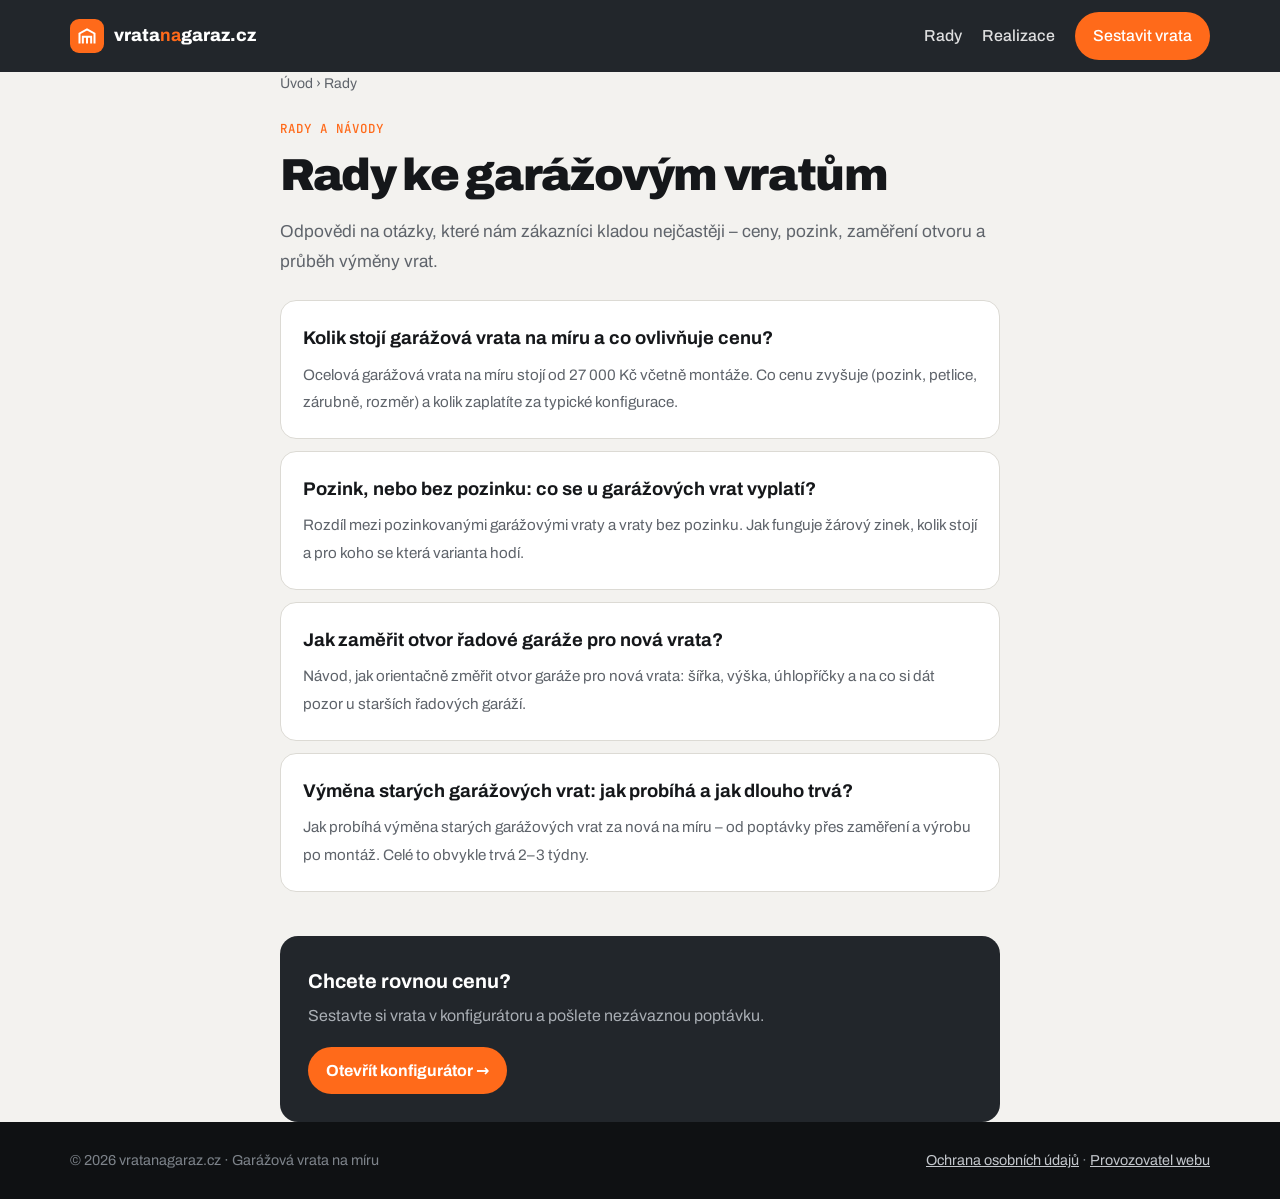
<file: rady/index.html>
<!doctype html>
<html lang="cs">
<head>
<meta charset="utf-8">
<meta name="viewport" content="width=device-width, initial-scale=1">
<title>Rady ke garážovým vratům | vratanagaraz.cz</title>
<meta name="description" content="Rady a návody ke garážovým vratům na míru: kolik stojí, pozink nebo bez pozinku, jak zaměřit otvor garáže a jak probíhá výměna vrat.">
<meta name="robots" content="index,follow,max-image-preview:large">
<meta property="og:type" content="article">
<meta property="og:locale" content="cs_CZ">
<meta property="og:title" content="Rady ke garážovým vratům">
<meta property="og:description" content="Rady a návody ke garážovým vratům na míru: kolik stojí, pozink nebo bez pozinku, jak zaměřit otvor garáže a jak probíhá výměna vrat.">
<meta property="og:image" content="https://vratanagaraz.cz/realizace-sede-petlice.jpg">
<meta property="og:url" content="https://vratanagaraz.cz/rady/">
<link rel="canonical" href="https://vratanagaraz.cz/rady/">
<link rel="icon" href="data:image/svg+xml,%3Csvg xmlns='http://www.w3.org/2000/svg' viewBox='0 0 64 64'%3E%3Crect width='64' height='64' rx='12' fill='%23ff6a1a'/%3E%3Cpath d='M14 52V24l18-10 18 10v28' fill='none' stroke='%23fff' stroke-width='5'/%3E%3Cpath d='M22 52V32h20v20M32 32v20' stroke='%23fff' stroke-width='4' fill='none'/%3E%3C/svg%3E">
<link rel="stylesheet" href="../fonts.css">
<style>:root{--bg:#f3f2ef;--surface:#fff;--ink:#15171a;--muted:#5f646b;--line:#dcdad4;--steel:#22262b;--accent:#ff6a1a}
*{box-sizing:border-box;margin:0;padding:0}
body{font-family:"Archivo",system-ui,sans-serif;background:var(--bg);color:var(--ink);line-height:1.7;-webkit-font-smoothing:antialiased}
a{color:inherit}
.wrap{max-width:760px;margin:0 auto;padding:0 20px}
header{background:var(--steel);color:#fff}
.nav{display:flex;align-items:center;justify-content:space-between;gap:12px;height:72px;max-width:1180px;margin:0 auto;padding:0 20px}
.logo{display:flex;align-items:center;gap:10px;font-weight:800;font-size:1.1rem;text-decoration:none}
.logo-mark{width:34px;height:34px;border-radius:9px;background:var(--accent);display:grid;place-items:center}
.logo b{color:var(--accent)}
.nav-r{display:flex;gap:20px;align-items:center}
.nav-r a{text-decoration:none;font-weight:500;opacity:.85}
.nav-r a:hover{opacity:1}
.btn{display:inline-flex;align-items:center;gap:8px;background:var(--accent);color:#fff!important;border-radius:999px;padding:10px 18px;font-weight:700;text-decoration:none;opacity:1!important}
main{padding:44px 0 80px}
.crumb{font-size:.88rem;color:var(--muted);margin-bottom:18px}
.crumb a{text-decoration:none}
.crumb a:hover{text-decoration:underline}
.mono{font-family:"JetBrains Mono",monospace;font-size:.78rem;letter-spacing:.08em;text-transform:uppercase;color:var(--accent)}
h1{font-size:clamp(1.9rem,4.6vw,2.8rem);line-height:1.08;font-weight:900;letter-spacing:-.03em;margin:10px 0 18px}
.meta{color:var(--muted);font-size:.9rem;margin-bottom:28px}
.answer{background:var(--surface);border:1px solid var(--line);border-left:4px solid var(--accent);border-radius:14px;padding:20px 22px;margin-bottom:36px}
.answer .mono{display:block;margin-bottom:6px}
article h2{font-size:1.4rem;font-weight:800;letter-spacing:-.015em;margin:36px 0 12px}
article p+p{margin-top:12px}
article ul,article ol{padding-left:22px;margin:10px 0}
article li+li{margin-top:6px}
article a{color:var(--accent);font-weight:600}
table{width:100%;border-collapse:collapse;margin:12px 0;font-size:.95rem;background:var(--surface);border-radius:12px;overflow:hidden;border:1px solid var(--line)}
th,td{text-align:left;padding:10px 12px;border-bottom:1px solid var(--line);vertical-align:top}
th{background:#f6f5f2;font-weight:700}
tr:last-child td{border-bottom:0}
.cta{background:var(--steel);color:#fff;border-radius:18px;padding:28px;margin:44px 0 0;display:flex;justify-content:space-between;align-items:center;gap:18px;flex-wrap:wrap}
.cta b{display:block;font-size:1.25rem;margin-bottom:4px}
.cta span{color:#a9aeb4}
.faq{margin-top:44px}
.faq details{background:var(--surface);border:1px solid var(--line);border-radius:12px;padding:0 18px;margin-top:8px}
.faq summary{cursor:pointer;padding:15px 0;font-weight:700;list-style:none}
.faq summary::-webkit-details-marker{display:none}
.faq details p{padding-bottom:15px;color:var(--muted)}
.related{margin-top:44px}
.related ul{list-style:none;padding:0;display:grid;gap:8px}
.related a{display:block;background:var(--surface);border:1px solid var(--line);border-radius:12px;padding:14px 16px;text-decoration:none;font-weight:600;color:var(--ink)}
.related a:hover{border-color:var(--accent)}
.cards{display:grid;gap:12px;margin-top:24px}
.card{display:block;background:var(--surface);border:1px solid var(--line);border-radius:16px;padding:22px;text-decoration:none;transition:border-color .2s,transform .2s}
.card:hover{border-color:var(--accent);transform:translateY(-2px)}
.card b{display:block;font-size:1.15rem;margin-bottom:6px}
.card span{color:var(--muted);font-size:.95rem}
footer{background:#0f1113;color:#7d838a;padding:26px 0;font-size:.9rem}
footer .wrap{max-width:1180px;display:flex;justify-content:space-between;gap:12px;flex-wrap:wrap}
footer a{color:#c3c7cc}
@media(max-width:560px){.nav-r a:not(.btn){display:none}th,td{padding:8px}}</style>
<script type="application/ld+json">
{
 "@context": "https://schema.org",
 "@type": "CollectionPage",
 "name": "Rady ke garážovým vratům",
 "url": "https://vratanagaraz.cz/rady/",
 "inLanguage": "cs",
 "hasPart": [
  {
   "@type": "Article",
   "headline": "Kolik stojí garážová vrata na míru a co ovlivňuje cenu?",
   "url": "https://vratanagaraz.cz/rady/kolik-stoji-garazova-vrata.html"
  },
  {
   "@type": "Article",
   "headline": "Pozink, nebo bez pozinku: co se u garážových vrat vyplatí?",
   "url": "https://vratanagaraz.cz/rady/pozink-nebo-bez-pozinku.html"
  },
  {
   "@type": "Article",
   "headline": "Jak zaměřit otvor řadové garáže pro nová vrata?",
   "url": "https://vratanagaraz.cz/rady/jak-zamerit-otvor-garaze.html"
  },
  {
   "@type": "Article",
   "headline": "Výměna starých garážových vrat: jak probíhá a jak dlouho trvá?",
   "url": "https://vratanagaraz.cz/rady/vymena-garazovych-vrat.html"
  }
 ]
}
</script>
</head>
<body>
<header>
  <div class="nav">
    <a href="../" class="logo"><span class="logo-mark"><svg width="20" height="20" viewBox="0 0 24 24" fill="none" stroke="#fff" stroke-width="2.4"><path d="M3 21V9l9-5 9 5v12"/><path d="M7 21v-8h10v8M12 13v8"/></svg></span><span>vrata<b>na</b>garaz.cz</span></a>
    <nav class="nav-r"><a href="../rady/">Rady</a><a href="../#realizace">Realizace</a><a href="../#konfigurator" class="btn">Sestavit vrata</a></nav>
  </div>
</header>
<main class="wrap">
<div class="crumb"><a href="../">Úvod</a> › Rady</div>
<span class="mono">Rady a návody</span>
<h1>Rady ke garážovým vratům</h1>
<p style="color:var(--muted);font-size:1.08rem">Odpovědi na otázky, které nám zákazníci kladou nejčastěji – ceny, pozink, zaměření otvoru a průběh výměny vrat.</p>
<div class="cards"><a class="card" href="kolik-stoji-garazova-vrata.html"><b>Kolik stojí garážová vrata na míru a co ovlivňuje cenu?</b><span>Ocelová garážová vrata na míru stojí od 27 000 Kč včetně montáže. Co cenu zvyšuje (pozink, petlice, zárubně, rozměr) a kolik zaplatíte za typické konfigurace.</span></a><a class="card" href="pozink-nebo-bez-pozinku.html"><b>Pozink, nebo bez pozinku: co se u garážových vrat vyplatí?</b><span>Rozdíl mezi pozinkovanými garážovými vraty a vraty bez pozinku. Jak funguje žárový zinek, kolik stojí a pro koho se která varianta hodí.</span></a><a class="card" href="jak-zamerit-otvor-garaze.html"><b>Jak zaměřit otvor řadové garáže pro nová vrata?</b><span>Návod, jak orientačně změřit otvor garáže pro nová vrata: šířka, výška, úhlopříčky a na co si dát pozor u starších řadových garáží.</span></a><a class="card" href="vymena-garazovych-vrat.html"><b>Výměna starých garážových vrat: jak probíhá a jak dlouho trvá?</b><span>Jak probíhá výměna starých garážových vrat za nová na míru – od poptávky přes zaměření a výrobu po montáž. Celé to obvykle trvá 2–3 týdny.</span></a></div>
<div class="cta"><div><b>Chcete rovnou cenu?</b><span>Sestavte si vrata v konfigurátoru a pošlete nezávaznou poptávku.</span></div><a class="btn" href="../#konfigurator">Otevřít konfigurátor →</a></div>
</main>
<footer>
  <div class="wrap">
    <span>© 2026 vratanagaraz.cz · Garážová vrata na míru</span>
    <span><a href="../ochrana-osobnich-udaju.html">Ochrana osobních údajů</a> · <a href="../ochrana-osobnich-udaju.html#provozovatel">Provozovatel webu</a></span>
  </div>
</footer>
</body>
</html>
</file>
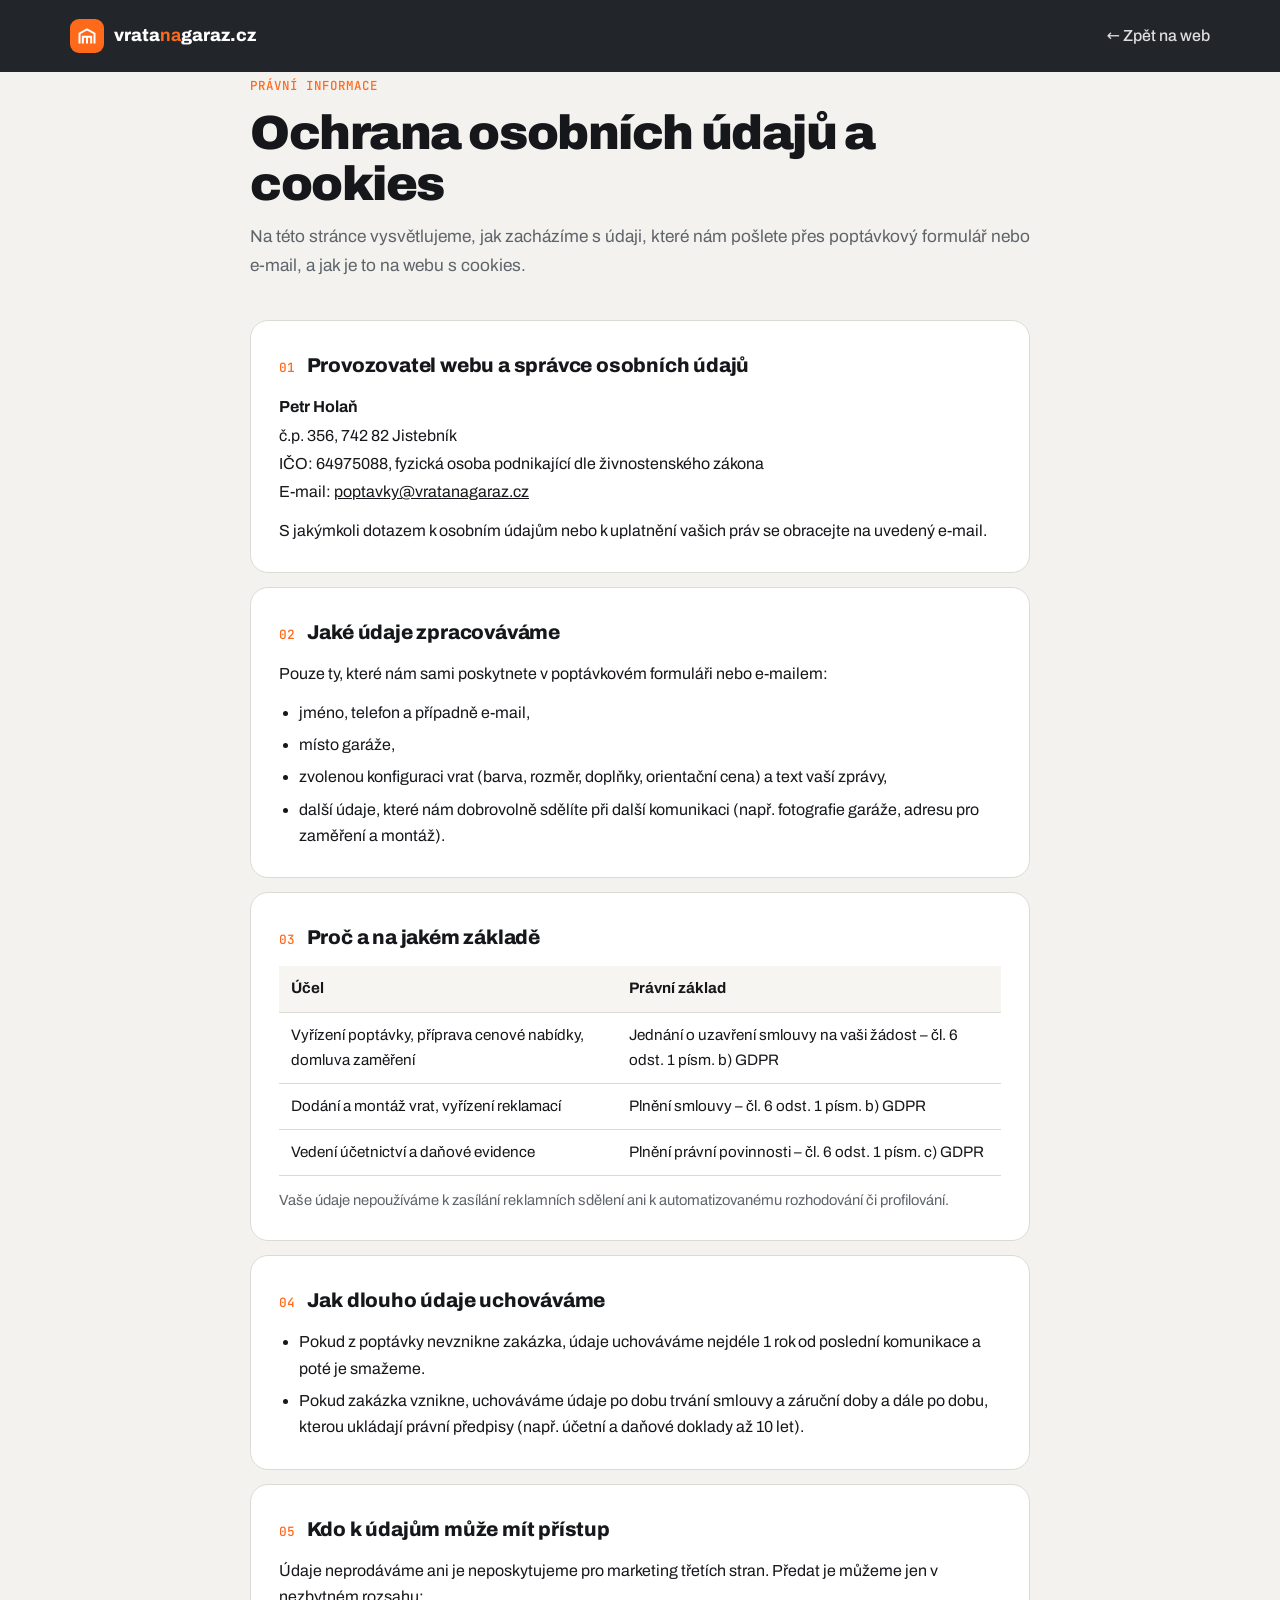
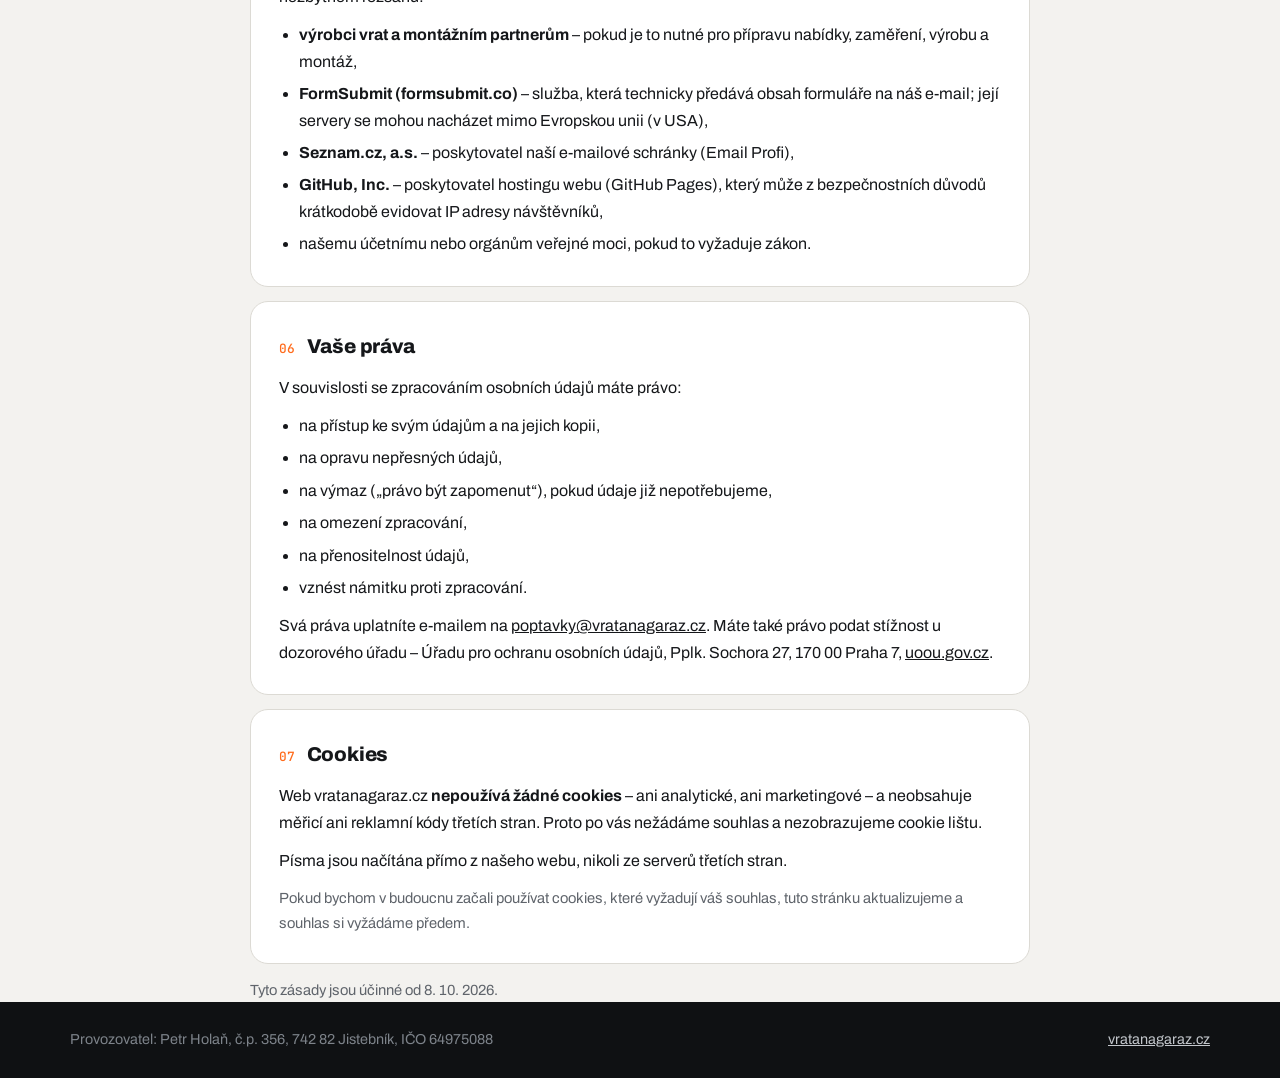
<file: ochrana-osobnich-udaju.html>
<!doctype html>
<html lang="cs">
<head>
<meta charset="utf-8">
<meta name="viewport" content="width=device-width, initial-scale=1">
<title>Ochrana osobních údajů | vratanagaraz.cz</title>
<meta name="description" content="Zásady zpracování osobních údajů a informace o cookies na webu vratanagaraz.cz.">
<meta name="robots" content="noindex,follow">
<link rel="canonical" href="https://vratanagaraz.cz/ochrana-osobnich-udaju.html">
<link rel="icon" href="data:image/svg+xml,%3Csvg xmlns='http://www.w3.org/2000/svg' viewBox='0 0 64 64'%3E%3Crect width='64' height='64' rx='12' fill='%23ff6a1a'/%3E%3Cpath d='M14 52V24l18-10 18 10v28' fill='none' stroke='%23fff' stroke-width='5'/%3E%3Cpath d='M22 52V32h20v20M32 32v20' stroke='%23fff' stroke-width='4' fill='none'/%3E%3C/svg%3E">
<link rel="stylesheet" href="fonts.css">
<style>
:root{--bg:#f3f2ef;--surface:#fff;--ink:#15171a;--muted:#5f646b;--line:#dcdad4;--steel:#22262b;--accent:#ff6a1a}
*{box-sizing:border-box;margin:0;padding:0}
body{font-family:"Archivo",system-ui,sans-serif;background:var(--bg);color:var(--ink);line-height:1.65;-webkit-font-smoothing:antialiased}
a{color:inherit}
.wrap{max-width:820px;margin:0 auto;padding:0 20px}
header{background:var(--steel);color:#fff}
.nav{display:flex;align-items:center;justify-content:space-between;height:72px;max-width:1180px;margin:0 auto;padding:0 20px}
.logo{display:flex;align-items:center;gap:10px;font-weight:800;font-size:1.1rem;text-decoration:none}
.logo-mark{width:34px;height:34px;border-radius:9px;background:var(--accent);display:grid;place-items:center}
.logo b{color:var(--accent)}
.back{text-decoration:none;opacity:.85;font-weight:500}
.back:hover{opacity:1}
main{padding:64px 0 90px}
.mono{font-family:"JetBrains Mono",monospace;font-size:.78rem;letter-spacing:.08em;text-transform:uppercase;color:var(--accent)}
h1{font-size:clamp(2rem,5vw,3rem);line-height:1.05;font-weight:900;letter-spacing:-.03em;margin:10px 0 14px}
.lead{color:var(--muted);font-size:1.08rem;margin-bottom:40px}
section{background:var(--surface);border:1px solid var(--line);border-radius:18px;padding:28px;margin-bottom:14px;scroll-margin-top:20px}
h2{font-size:1.25rem;font-weight:800;letter-spacing:-.01em;margin-bottom:12px;display:flex;gap:12px;align-items:baseline}
h2 span{font-family:"JetBrains Mono",monospace;font-size:.8rem;color:var(--accent);font-weight:500}
p+p,p+ul,ul+p,.op+p,table+p{margin-top:12px}
ul{padding-left:20px}
li+li{margin-top:6px}
table{width:100%;border-collapse:collapse;margin-top:6px;font-size:.95rem}
th,td{text-align:left;padding:10px 12px;border-bottom:1px solid var(--line);vertical-align:top}
th{font-weight:700;background:#f6f5f2}
.muted{color:var(--muted);font-size:.92rem}
.op{display:grid;gap:2px}
footer{background:#0f1113;color:#7d838a;padding:26px 0;font-size:.9rem}
footer .wrap{max-width:1180px;display:flex;justify-content:space-between;gap:12px;flex-wrap:wrap}
footer a{color:#c3c7cc}
@media(max-width:560px){section{padding:20px}th,td{padding:8px}}
</style>
</head>
<body>
<header>
  <div class="nav">
    <a href="./" class="logo"><span class="logo-mark"><svg width="20" height="20" viewBox="0 0 24 24" fill="none" stroke="#fff" stroke-width="2.4"><path d="M3 21V9l9-5 9 5v12"/><path d="M7 21v-8h10v8M12 13v8"/></svg></span><span>vrata<b>na</b>garaz.cz</span></a>
    <a href="./" class="back">← Zpět na web</a>
  </div>
</header>

<main class="wrap">
  <span class="mono">Právní informace</span>
  <h1>Ochrana osobních údajů a cookies</h1>
  <p class="lead">Na této stránce vysvětlujeme, jak zacházíme s údaji, které nám pošlete přes poptávkový formulář nebo e-mail, a jak je to na webu s cookies.</p>

  <section id="provozovatel">
    <h2><span>01</span>Provozovatel webu a správce osobních údajů</h2>
    <div class="op">
      <b>Petr Holaň</b>
      <span>č.p. 356, 742 82 Jistebník</span>
      <span>IČO: 64975088, fyzická osoba podnikající dle živnostenského zákona</span>
      <span>E-mail: <a href="mailto:poptavky@vratanagaraz.cz">poptavky@vratanagaraz.cz</a></span>
    </div>
    <p>S jakýmkoli dotazem k osobním údajům nebo k uplatnění vašich práv se obracejte na uvedený e-mail.</p>
  </section>

  <section>
    <h2><span>02</span>Jaké údaje zpracováváme</h2>
    <p>Pouze ty, které nám sami poskytnete v poptávkovém formuláři nebo e-mailem:</p>
    <ul>
      <li>jméno, telefon a případně e-mail,</li>
      <li>místo garáže,</li>
      <li>zvolenou konfiguraci vrat (barva, rozměr, doplňky, orientační cena) a text vaší zprávy,</li>
      <li>další údaje, které nám dobrovolně sdělíte při další komunikaci (např. fotografie garáže, adresu pro zaměření a montáž).</li>
    </ul>
  </section>

  <section>
    <h2><span>03</span>Proč a na jakém základě</h2>
    <table>
      <tr><th>Účel</th><th>Právní základ</th></tr>
      <tr><td>Vyřízení poptávky, příprava cenové nabídky, domluva zaměření</td><td>Jednání o uzavření smlouvy na vaši žádost – čl. 6 odst. 1 písm. b) GDPR</td></tr>
      <tr><td>Dodání a montáž vrat, vyřízení reklamací</td><td>Plnění smlouvy – čl. 6 odst. 1 písm. b) GDPR</td></tr>
      <tr><td>Vedení účetnictví a daňové evidence</td><td>Plnění právní povinnosti – čl. 6 odst. 1 písm. c) GDPR</td></tr>
    </table>
    <p class="muted">Vaše údaje nepoužíváme k zasílání reklamních sdělení ani k automatizovanému rozhodování či profilování.</p>
  </section>

  <section>
    <h2><span>04</span>Jak dlouho údaje uchováváme</h2>
    <ul>
      <li>Pokud z poptávky nevznikne zakázka, údaje uchováváme nejdéle 1 rok od poslední komunikace a poté je smažeme.</li>
      <li>Pokud zakázka vznikne, uchováváme údaje po dobu trvání smlouvy a záruční doby a dále po dobu, kterou ukládají právní předpisy (např. účetní a daňové doklady až 10 let).</li>
    </ul>
  </section>

  <section>
    <h2><span>05</span>Kdo k údajům může mít přístup</h2>
    <p>Údaje neprodáváme ani je neposkytujeme pro marketing třetích stran. Předat je můžeme jen v nezbytném rozsahu:</p>
    <ul>
      <li><b>výrobci vrat a montážním partnerům</b> – pokud je to nutné pro přípravu nabídky, zaměření, výrobu a montáž,</li>
      <li><b>FormSubmit (formsubmit.co)</b> – služba, která technicky předává obsah formuláře na náš e-mail; její servery se mohou nacházet mimo Evropskou unii (v USA),</li>
      <li><b>Seznam.cz, a.s.</b> – poskytovatel naší e-mailové schránky (Email Profi),</li>
      <li><b>GitHub, Inc.</b> – poskytovatel hostingu webu (GitHub Pages), který může z bezpečnostních důvodů krátkodobě evidovat IP adresy návštěvníků,</li>
      <li>našemu účetnímu nebo orgánům veřejné moci, pokud to vyžaduje zákon.</li>
    </ul>
  </section>

  <section>
    <h2><span>06</span>Vaše práva</h2>
    <p>V souvislosti se zpracováním osobních údajů máte právo:</p>
    <ul>
      <li>na přístup ke svým údajům a na jejich kopii,</li>
      <li>na opravu nepřesných údajů,</li>
      <li>na výmaz („právo být zapomenut“), pokud údaje již nepotřebujeme,</li>
      <li>na omezení zpracování,</li>
      <li>na přenositelnost údajů,</li>
      <li>vznést námitku proti zpracování.</li>
    </ul>
    <p>Svá práva uplatníte e-mailem na <a href="mailto:poptavky@vratanagaraz.cz">poptavky@vratanagaraz.cz</a>. Máte také právo podat stížnost u dozorového úřadu – Úřadu pro ochranu osobních údajů, Pplk. Sochora 27, 170 00 Praha 7, <a href="https://uoou.gov.cz" rel="noopener">uoou.gov.cz</a>.</p>
  </section>

  <section id="cookies">
    <h2><span>07</span>Cookies</h2>
    <p>Web vratanagaraz.cz <b>nepoužívá žádné cookies</b> – ani analytické, ani marketingové – a neobsahuje měřicí ani reklamní kódy třetích stran. Proto po vás nežádáme souhlas a nezobrazujeme cookie lištu.</p>
    <p>Písma jsou načítána přímo z našeho webu, nikoli ze serverů třetích stran.</p>
    <p class="muted">Pokud bychom v budoucnu začali používat cookies, které vyžadují váš souhlas, tuto stránku aktualizujeme a souhlas si vyžádáme předem.</p>
  </section>

  <p class="muted">Tyto zásady jsou účinné od 8. 10. 2026.</p>
</main>

<footer>
  <div class="wrap">
    <span>Provozovatel: Petr Holaň, č.p. 356, 742 82 Jistebník, IČO 64975088</span>
    <a href="./">vratanagaraz.cz</a>
  </div>
</footer>
</body>
</html>
</file>
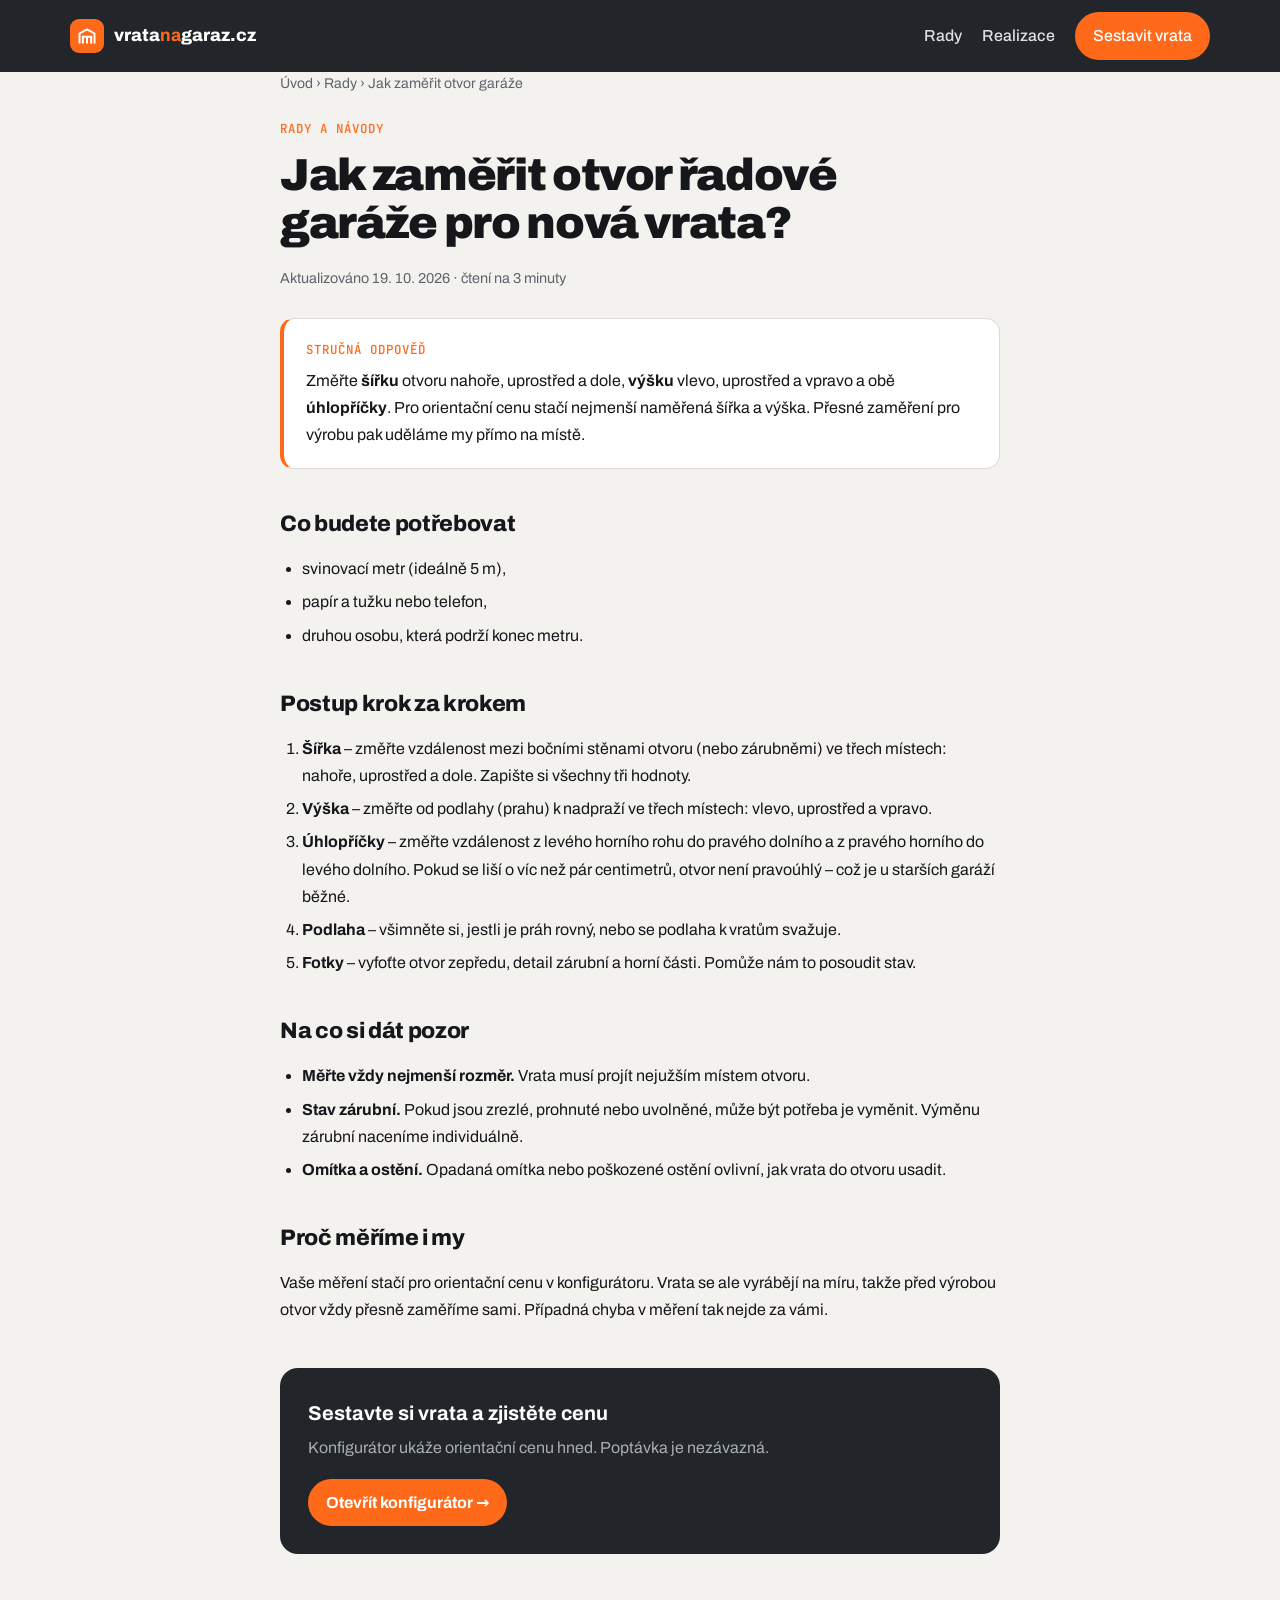
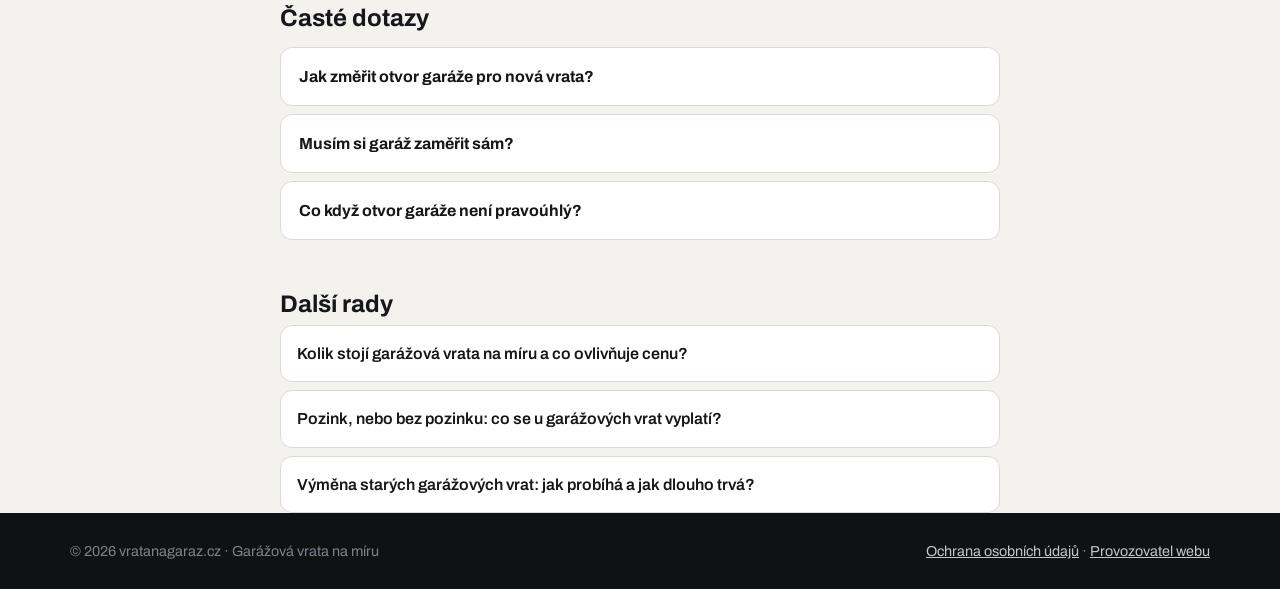
<file: rady/jak-zamerit-otvor-garaze.html>
<!doctype html>
<html lang="cs">
<head>
<meta charset="utf-8">
<meta name="viewport" content="width=device-width, initial-scale=1">
<title>Jak zaměřit otvor řadové garáže pro nová vrata? | vratanagaraz.cz</title>
<meta name="description" content="Návod, jak orientačně změřit otvor garáže pro nová vrata: šířka, výška, úhlopříčky a na co si dát pozor u starších řadových garáží.">
<meta name="robots" content="index,follow,max-image-preview:large">
<meta property="og:type" content="article">
<meta property="og:locale" content="cs_CZ">
<meta property="og:title" content="Jak zaměřit otvor řadové garáže pro nová vrata?">
<meta property="og:description" content="Návod, jak orientačně změřit otvor garáže pro nová vrata: šířka, výška, úhlopříčky a na co si dát pozor u starších řadových garáží.">
<meta property="og:image" content="https://vratanagaraz.cz/realizace-sede-petlice.jpg">
<meta property="og:url" content="https://vratanagaraz.cz/rady/jak-zamerit-otvor-garaze.html">
<link rel="canonical" href="https://vratanagaraz.cz/rady/jak-zamerit-otvor-garaze.html">
<link rel="icon" href="data:image/svg+xml,%3Csvg xmlns='http://www.w3.org/2000/svg' viewBox='0 0 64 64'%3E%3Crect width='64' height='64' rx='12' fill='%23ff6a1a'/%3E%3Cpath d='M14 52V24l18-10 18 10v28' fill='none' stroke='%23fff' stroke-width='5'/%3E%3Cpath d='M22 52V32h20v20M32 32v20' stroke='%23fff' stroke-width='4' fill='none'/%3E%3C/svg%3E">
<link rel="stylesheet" href="../fonts.css">
<style>:root{--bg:#f3f2ef;--surface:#fff;--ink:#15171a;--muted:#5f646b;--line:#dcdad4;--steel:#22262b;--accent:#ff6a1a}
*{box-sizing:border-box;margin:0;padding:0}
body{font-family:"Archivo",system-ui,sans-serif;background:var(--bg);color:var(--ink);line-height:1.7;-webkit-font-smoothing:antialiased}
a{color:inherit}
.wrap{max-width:760px;margin:0 auto;padding:0 20px}
header{background:var(--steel);color:#fff}
.nav{display:flex;align-items:center;justify-content:space-between;gap:12px;height:72px;max-width:1180px;margin:0 auto;padding:0 20px}
.logo{display:flex;align-items:center;gap:10px;font-weight:800;font-size:1.1rem;text-decoration:none}
.logo-mark{width:34px;height:34px;border-radius:9px;background:var(--accent);display:grid;place-items:center}
.logo b{color:var(--accent)}
.nav-r{display:flex;gap:20px;align-items:center}
.nav-r a{text-decoration:none;font-weight:500;opacity:.85}
.nav-r a:hover{opacity:1}
.btn{display:inline-flex;align-items:center;gap:8px;background:var(--accent);color:#fff!important;border-radius:999px;padding:10px 18px;font-weight:700;text-decoration:none;opacity:1!important}
main{padding:44px 0 80px}
.crumb{font-size:.88rem;color:var(--muted);margin-bottom:18px}
.crumb a{text-decoration:none}
.crumb a:hover{text-decoration:underline}
.mono{font-family:"JetBrains Mono",monospace;font-size:.78rem;letter-spacing:.08em;text-transform:uppercase;color:var(--accent)}
h1{font-size:clamp(1.9rem,4.6vw,2.8rem);line-height:1.08;font-weight:900;letter-spacing:-.03em;margin:10px 0 18px}
.meta{color:var(--muted);font-size:.9rem;margin-bottom:28px}
.answer{background:var(--surface);border:1px solid var(--line);border-left:4px solid var(--accent);border-radius:14px;padding:20px 22px;margin-bottom:36px}
.answer .mono{display:block;margin-bottom:6px}
article h2{font-size:1.4rem;font-weight:800;letter-spacing:-.015em;margin:36px 0 12px}
article p+p{margin-top:12px}
article ul,article ol{padding-left:22px;margin:10px 0}
article li+li{margin-top:6px}
article a{color:var(--accent);font-weight:600}
table{width:100%;border-collapse:collapse;margin:12px 0;font-size:.95rem;background:var(--surface);border-radius:12px;overflow:hidden;border:1px solid var(--line)}
th,td{text-align:left;padding:10px 12px;border-bottom:1px solid var(--line);vertical-align:top}
th{background:#f6f5f2;font-weight:700}
tr:last-child td{border-bottom:0}
.cta{background:var(--steel);color:#fff;border-radius:18px;padding:28px;margin:44px 0 0;display:flex;justify-content:space-between;align-items:center;gap:18px;flex-wrap:wrap}
.cta b{display:block;font-size:1.25rem;margin-bottom:4px}
.cta span{color:#a9aeb4}
.faq{margin-top:44px}
.faq details{background:var(--surface);border:1px solid var(--line);border-radius:12px;padding:0 18px;margin-top:8px}
.faq summary{cursor:pointer;padding:15px 0;font-weight:700;list-style:none}
.faq summary::-webkit-details-marker{display:none}
.faq details p{padding-bottom:15px;color:var(--muted)}
.related{margin-top:44px}
.related ul{list-style:none;padding:0;display:grid;gap:8px}
.related a{display:block;background:var(--surface);border:1px solid var(--line);border-radius:12px;padding:14px 16px;text-decoration:none;font-weight:600;color:var(--ink)}
.related a:hover{border-color:var(--accent)}
.cards{display:grid;gap:12px;margin-top:24px}
.card{display:block;background:var(--surface);border:1px solid var(--line);border-radius:16px;padding:22px;text-decoration:none;transition:border-color .2s,transform .2s}
.card:hover{border-color:var(--accent);transform:translateY(-2px)}
.card b{display:block;font-size:1.15rem;margin-bottom:6px}
.card span{color:var(--muted);font-size:.95rem}
footer{background:#0f1113;color:#7d838a;padding:26px 0;font-size:.9rem}
footer .wrap{max-width:1180px;display:flex;justify-content:space-between;gap:12px;flex-wrap:wrap}
footer a{color:#c3c7cc}
@media(max-width:560px){.nav-r a:not(.btn){display:none}th,td{padding:8px}}</style>
<script type="application/ld+json">
{
 "@context": "https://schema.org",
 "@graph": [
  {
   "@type": "Article",
   "headline": "Jak zaměřit otvor řadové garáže pro nová vrata?",
   "description": "Návod, jak orientačně změřit otvor garáže pro nová vrata: šířka, výška, úhlopříčky a na co si dát pozor u starších řadových garáží.",
   "datePublished": "2026-10-19",
   "dateModified": "2026-10-19",
   "inLanguage": "cs",
   "mainEntityOfPage": "https://vratanagaraz.cz/rady/jak-zamerit-otvor-garaze.html",
   "image": "https://vratanagaraz.cz/realizace-sede-petlice.jpg",
   "author": {
    "@type": "Organization",
    "name": "Vrata na garáž",
    "url": "https://vratanagaraz.cz/"
   },
   "publisher": {
    "@type": "Organization",
    "name": "Vrata na garáž",
    "url": "https://vratanagaraz.cz/"
   }
  },
  {
   "@type": "BreadcrumbList",
   "itemListElement": [
    {
     "@type": "ListItem",
     "position": 1,
     "name": "Úvod",
     "item": "https://vratanagaraz.cz/"
    },
    {
     "@type": "ListItem",
     "position": 2,
     "name": "Rady",
     "item": "https://vratanagaraz.cz/rady/"
    },
    {
     "@type": "ListItem",
     "position": 3,
     "name": "Jak zaměřit otvor garáže",
     "item": "https://vratanagaraz.cz/rady/jak-zamerit-otvor-garaze.html"
    }
   ]
  },
  {
   "@type": "FAQPage",
   "mainEntity": [
    {
     "@type": "Question",
     "name": "Jak změřit otvor garáže pro nová vrata?",
     "acceptedAnswer": {
      "@type": "Answer",
      "text": "Změřte šířku otvoru nahoře, uprostřed a dole, výšku vlevo, uprostřed a vpravo a obě úhlopříčky. Pro orientační cenu použijte nejmenší naměřenou šířku a výšku."
     }
    },
    {
     "@type": "Question",
     "name": "Musím si garáž zaměřit sám?",
     "acceptedAnswer": {
      "@type": "Answer",
      "text": "Ne. Vlastní měření stačí pro orientační cenu, přesné zaměření pro výrobu vrat provedeme my na místě."
     }
    },
    {
     "@type": "Question",
     "name": "Co když otvor garáže není pravoúhlý?",
     "acceptedAnswer": {
      "@type": "Answer",
      "text": "To je u starších řadových garáží běžné. Vrata vyrobíme podle přesného zaměření tak, aby do otvoru sedla."
     }
    }
   ]
  }
 ]
}
</script>
</head>
<body>
<header>
  <div class="nav">
    <a href="../" class="logo"><span class="logo-mark"><svg width="20" height="20" viewBox="0 0 24 24" fill="none" stroke="#fff" stroke-width="2.4"><path d="M3 21V9l9-5 9 5v12"/><path d="M7 21v-8h10v8M12 13v8"/></svg></span><span>vrata<b>na</b>garaz.cz</span></a>
    <nav class="nav-r"><a href="../rady/">Rady</a><a href="../#realizace">Realizace</a><a href="../#konfigurator" class="btn">Sestavit vrata</a></nav>
  </div>
</header>
<main class="wrap">
<div class="crumb"><a href="../">Úvod</a> › <a href="./">Rady</a> › Jak zaměřit otvor garáže</div>
<span class="mono">Rady a návody</span>
<h1>Jak zaměřit otvor řadové garáže pro nová vrata?</h1>
<div class="meta">Aktualizováno 19. 10. 2026 · čtení na 3 minuty</div>
<div class="answer"><span class="mono">Stručná odpověď</span>Změřte <b>šířku</b> otvoru nahoře, uprostřed a dole, <b>výšku</b> vlevo, uprostřed a vpravo a obě <b>úhlopříčky</b>. Pro orientační cenu stačí nejmenší naměřená šířka a výška. Přesné zaměření pro výrobu pak uděláme my přímo na místě.</div>
<article>
<h2>Co budete potřebovat</h2>
<ul>
<li>svinovací metr (ideálně 5 m),</li>
<li>papír a tužku nebo telefon,</li>
<li>druhou osobu, která podrží konec metru.</li>
</ul>

<h2>Postup krok za krokem</h2>
<ol>
<li><b>Šířka</b> – změřte vzdálenost mezi bočními stěnami otvoru (nebo zárubněmi) ve třech místech: nahoře, uprostřed a dole. Zapište si všechny tři hodnoty.</li>
<li><b>Výška</b> – změřte od podlahy (prahu) k nadpraží ve třech místech: vlevo, uprostřed a vpravo.</li>
<li><b>Úhlopříčky</b> – změřte vzdálenost z levého horního rohu do pravého dolního a z pravého horního do levého dolního. Pokud se liší o víc než pár centimetrů, otvor není pravoúhlý – což je u starších garáží běžné.</li>
<li><b>Podlaha</b> – všimněte si, jestli je práh rovný, nebo se podlaha k vratům svažuje.</li>
<li><b>Fotky</b> – vyfoťte otvor zepředu, detail zárubní a horní části. Pomůže nám to posoudit stav.</li>
</ol>

<h2>Na co si dát pozor</h2>
<ul>
<li><b>Měřte vždy nejmenší rozměr.</b> Vrata musí projít nejužším místem otvoru.</li>
<li><b>Stav zárubní.</b> Pokud jsou zrezlé, prohnuté nebo uvolněné, může být potřeba je vyměnit. Výměnu zárubní naceníme individuálně.</li>
<li><b>Omítka a ostění.</b> Opadaná omítka nebo poškozené ostění ovlivní, jak vrata do otvoru usadit.</li>
</ul>

<h2>Proč měříme i my</h2>
<p>Vaše měření stačí pro orientační cenu v konfigurátoru. Vrata se ale vyrábějí na míru, takže před výrobou otvor vždy přesně zaměříme sami. Případná chyba v měření tak nejde za vámi.</p>
</article>
<div class="cta"><div><b>Sestavte si vrata a zjistěte cenu</b><span>Konfigurátor ukáže orientační cenu hned. Poptávka je nezávazná.</span></div><a class="btn" href="../#konfigurator">Otevřít konfigurátor →</a></div>
<section class="faq"><h2>Časté dotazy</h2><details><summary>Jak změřit otvor garáže pro nová vrata?</summary><p>Změřte šířku otvoru nahoře, uprostřed a dole, výšku vlevo, uprostřed a vpravo a obě úhlopříčky. Pro orientační cenu použijte nejmenší naměřenou šířku a výšku.</p></details><details><summary>Musím si garáž zaměřit sám?</summary><p>Ne. Vlastní měření stačí pro orientační cenu, přesné zaměření pro výrobu vrat provedeme my na místě.</p></details><details><summary>Co když otvor garáže není pravoúhlý?</summary><p>To je u starších řadových garáží běžné. Vrata vyrobíme podle přesného zaměření tak, aby do otvoru sedla.</p></details></section>
<section class="related"><h2>Další rady</h2><ul><li><a href="kolik-stoji-garazova-vrata.html">Kolik stojí garážová vrata na míru a co ovlivňuje cenu?</a></li><li><a href="pozink-nebo-bez-pozinku.html">Pozink, nebo bez pozinku: co se u garážových vrat vyplatí?</a></li><li><a href="vymena-garazovych-vrat.html">Výměna starých garážových vrat: jak probíhá a jak dlouho trvá?</a></li></ul></section>
</main>
<footer>
  <div class="wrap">
    <span>© 2026 vratanagaraz.cz · Garážová vrata na míru</span>
    <span><a href="../ochrana-osobnich-udaju.html">Ochrana osobních údajů</a> · <a href="../ochrana-osobnich-udaju.html#provozovatel">Provozovatel webu</a></span>
  </div>
</footer>
</body>
</html>
</file>
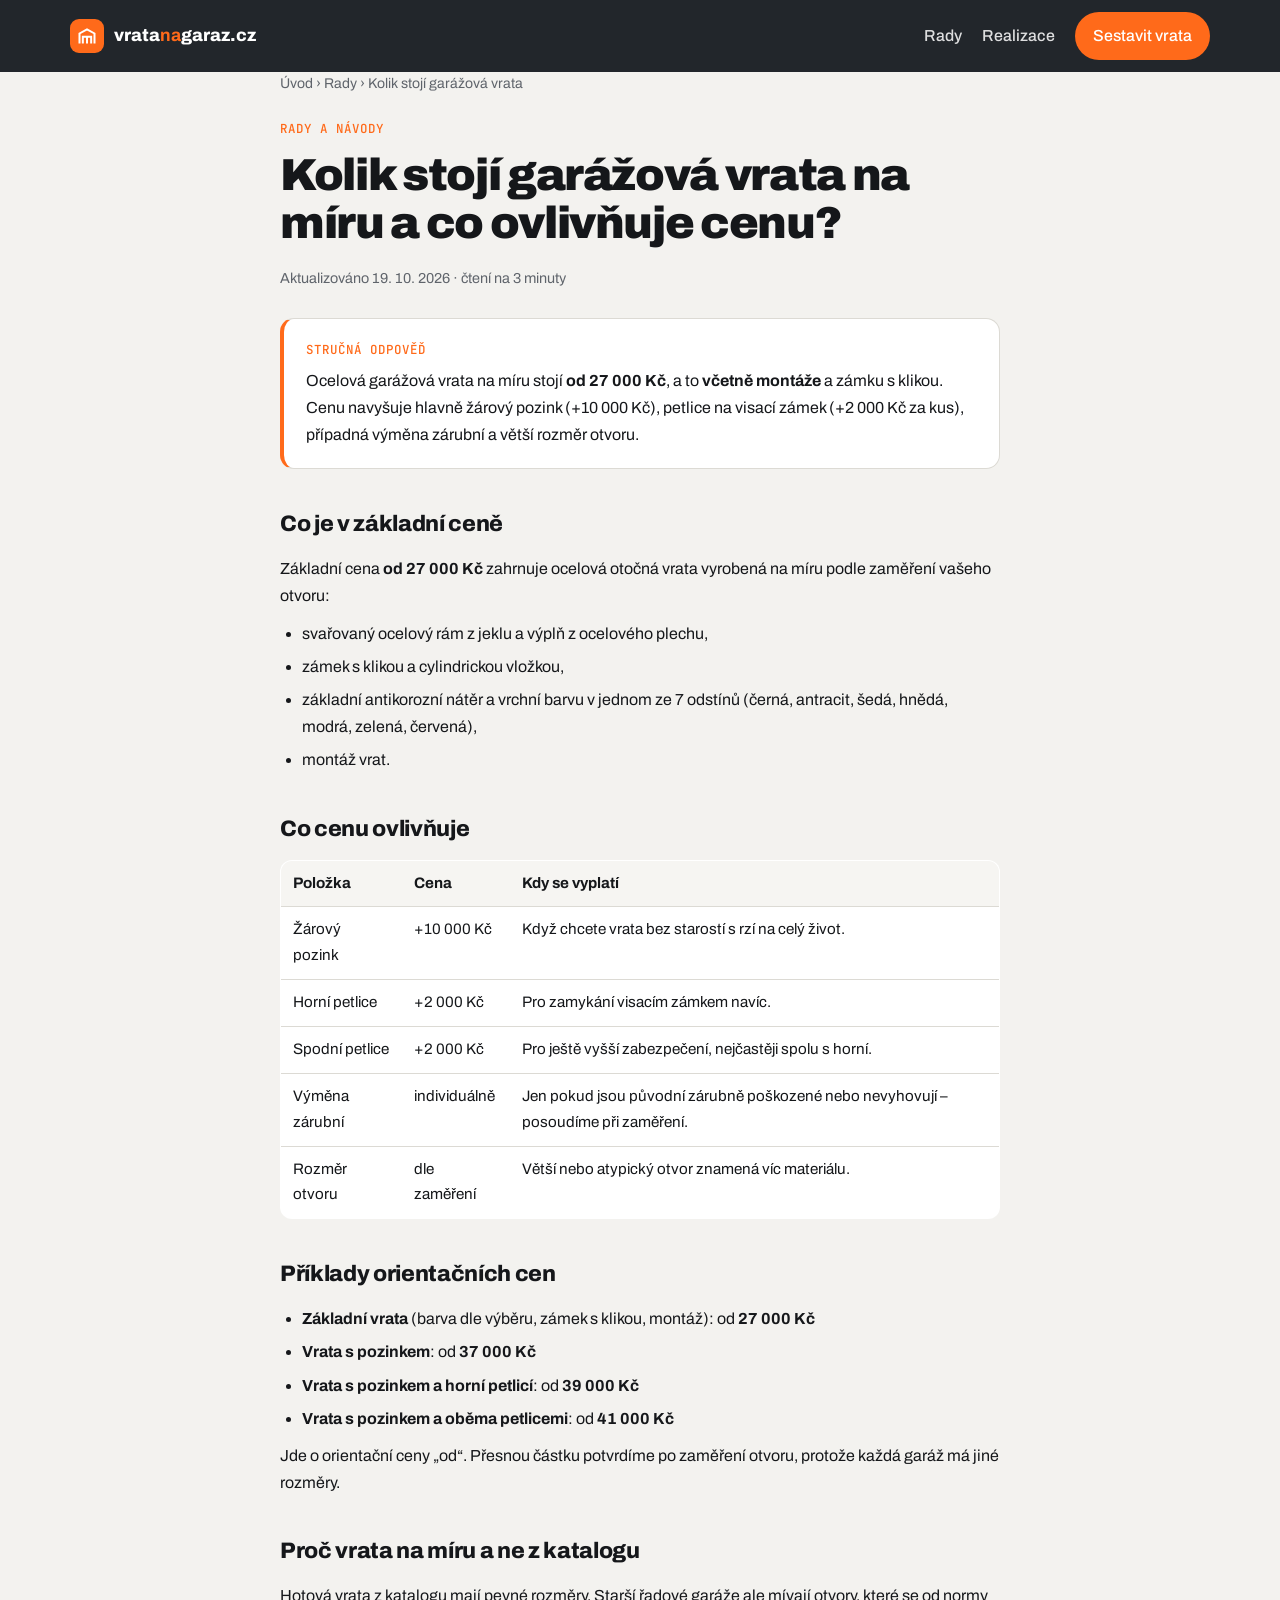
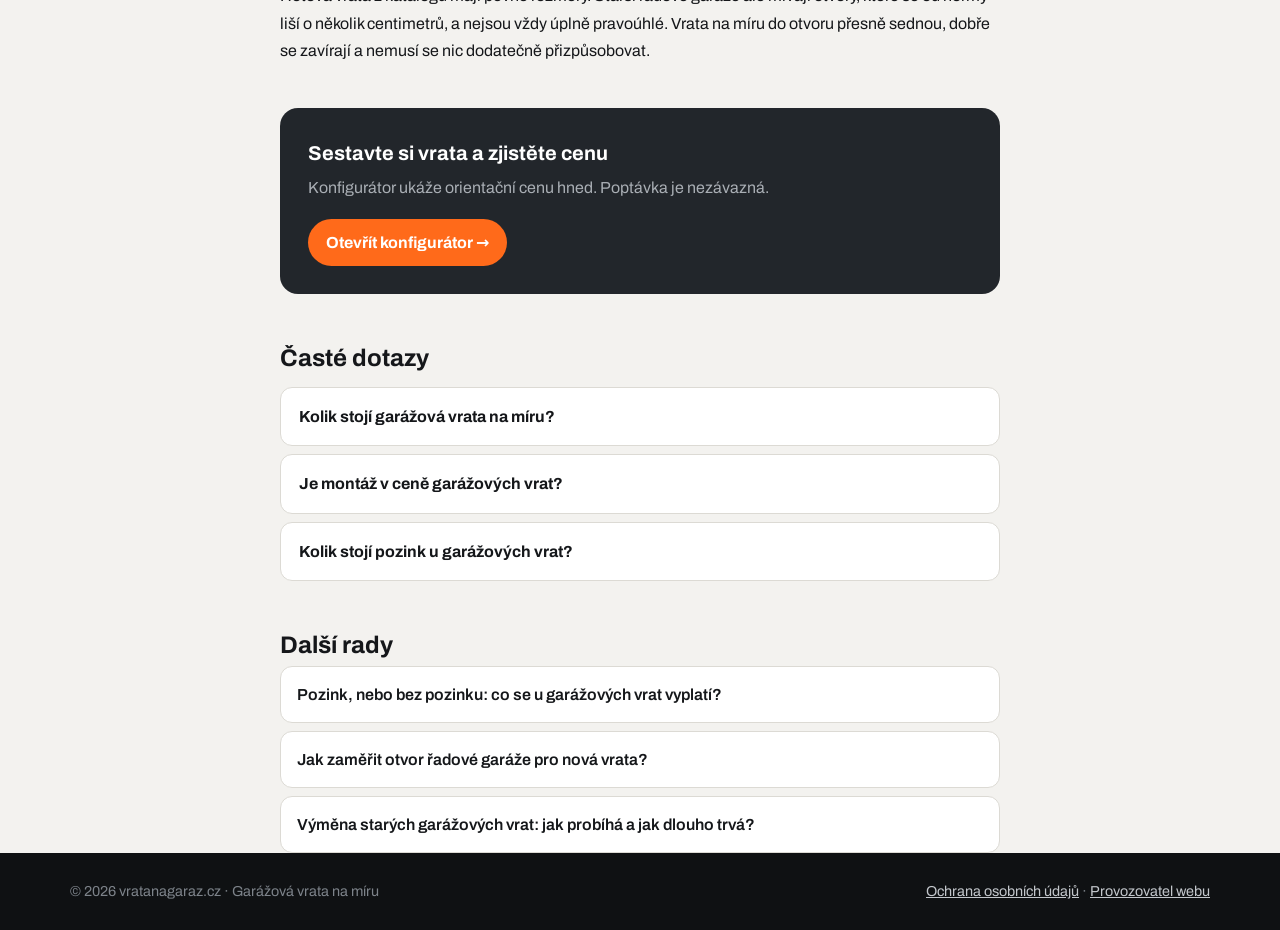
<file: rady/kolik-stoji-garazova-vrata.html>
<!doctype html>
<html lang="cs">
<head>
<meta charset="utf-8">
<meta name="viewport" content="width=device-width, initial-scale=1">
<title>Kolik stojí garážová vrata na míru a co ovlivňuje cenu? | vratanagaraz.cz</title>
<meta name="description" content="Ocelová garážová vrata na míru stojí od 27 000 Kč včetně montáže. Co cenu zvyšuje (pozink, petlice, zárubně, rozměr) a kolik zaplatíte za typické konfigurace.">
<meta name="robots" content="index,follow,max-image-preview:large">
<meta property="og:type" content="article">
<meta property="og:locale" content="cs_CZ">
<meta property="og:title" content="Kolik stojí garážová vrata na míru a co ovlivňuje cenu?">
<meta property="og:description" content="Ocelová garážová vrata na míru stojí od 27 000 Kč včetně montáže. Co cenu zvyšuje (pozink, petlice, zárubně, rozměr) a kolik zaplatíte za typické konfigurace.">
<meta property="og:image" content="https://vratanagaraz.cz/realizace-sede-petlice.jpg">
<meta property="og:url" content="https://vratanagaraz.cz/rady/kolik-stoji-garazova-vrata.html">
<link rel="canonical" href="https://vratanagaraz.cz/rady/kolik-stoji-garazova-vrata.html">
<link rel="icon" href="data:image/svg+xml,%3Csvg xmlns='http://www.w3.org/2000/svg' viewBox='0 0 64 64'%3E%3Crect width='64' height='64' rx='12' fill='%23ff6a1a'/%3E%3Cpath d='M14 52V24l18-10 18 10v28' fill='none' stroke='%23fff' stroke-width='5'/%3E%3Cpath d='M22 52V32h20v20M32 32v20' stroke='%23fff' stroke-width='4' fill='none'/%3E%3C/svg%3E">
<link rel="stylesheet" href="../fonts.css">
<style>:root{--bg:#f3f2ef;--surface:#fff;--ink:#15171a;--muted:#5f646b;--line:#dcdad4;--steel:#22262b;--accent:#ff6a1a}
*{box-sizing:border-box;margin:0;padding:0}
body{font-family:"Archivo",system-ui,sans-serif;background:var(--bg);color:var(--ink);line-height:1.7;-webkit-font-smoothing:antialiased}
a{color:inherit}
.wrap{max-width:760px;margin:0 auto;padding:0 20px}
header{background:var(--steel);color:#fff}
.nav{display:flex;align-items:center;justify-content:space-between;gap:12px;height:72px;max-width:1180px;margin:0 auto;padding:0 20px}
.logo{display:flex;align-items:center;gap:10px;font-weight:800;font-size:1.1rem;text-decoration:none}
.logo-mark{width:34px;height:34px;border-radius:9px;background:var(--accent);display:grid;place-items:center}
.logo b{color:var(--accent)}
.nav-r{display:flex;gap:20px;align-items:center}
.nav-r a{text-decoration:none;font-weight:500;opacity:.85}
.nav-r a:hover{opacity:1}
.btn{display:inline-flex;align-items:center;gap:8px;background:var(--accent);color:#fff!important;border-radius:999px;padding:10px 18px;font-weight:700;text-decoration:none;opacity:1!important}
main{padding:44px 0 80px}
.crumb{font-size:.88rem;color:var(--muted);margin-bottom:18px}
.crumb a{text-decoration:none}
.crumb a:hover{text-decoration:underline}
.mono{font-family:"JetBrains Mono",monospace;font-size:.78rem;letter-spacing:.08em;text-transform:uppercase;color:var(--accent)}
h1{font-size:clamp(1.9rem,4.6vw,2.8rem);line-height:1.08;font-weight:900;letter-spacing:-.03em;margin:10px 0 18px}
.meta{color:var(--muted);font-size:.9rem;margin-bottom:28px}
.answer{background:var(--surface);border:1px solid var(--line);border-left:4px solid var(--accent);border-radius:14px;padding:20px 22px;margin-bottom:36px}
.answer .mono{display:block;margin-bottom:6px}
article h2{font-size:1.4rem;font-weight:800;letter-spacing:-.015em;margin:36px 0 12px}
article p+p{margin-top:12px}
article ul,article ol{padding-left:22px;margin:10px 0}
article li+li{margin-top:6px}
article a{color:var(--accent);font-weight:600}
table{width:100%;border-collapse:collapse;margin:12px 0;font-size:.95rem;background:var(--surface);border-radius:12px;overflow:hidden;border:1px solid var(--line)}
th,td{text-align:left;padding:10px 12px;border-bottom:1px solid var(--line);vertical-align:top}
th{background:#f6f5f2;font-weight:700}
tr:last-child td{border-bottom:0}
.cta{background:var(--steel);color:#fff;border-radius:18px;padding:28px;margin:44px 0 0;display:flex;justify-content:space-between;align-items:center;gap:18px;flex-wrap:wrap}
.cta b{display:block;font-size:1.25rem;margin-bottom:4px}
.cta span{color:#a9aeb4}
.faq{margin-top:44px}
.faq details{background:var(--surface);border:1px solid var(--line);border-radius:12px;padding:0 18px;margin-top:8px}
.faq summary{cursor:pointer;padding:15px 0;font-weight:700;list-style:none}
.faq summary::-webkit-details-marker{display:none}
.faq details p{padding-bottom:15px;color:var(--muted)}
.related{margin-top:44px}
.related ul{list-style:none;padding:0;display:grid;gap:8px}
.related a{display:block;background:var(--surface);border:1px solid var(--line);border-radius:12px;padding:14px 16px;text-decoration:none;font-weight:600;color:var(--ink)}
.related a:hover{border-color:var(--accent)}
.cards{display:grid;gap:12px;margin-top:24px}
.card{display:block;background:var(--surface);border:1px solid var(--line);border-radius:16px;padding:22px;text-decoration:none;transition:border-color .2s,transform .2s}
.card:hover{border-color:var(--accent);transform:translateY(-2px)}
.card b{display:block;font-size:1.15rem;margin-bottom:6px}
.card span{color:var(--muted);font-size:.95rem}
footer{background:#0f1113;color:#7d838a;padding:26px 0;font-size:.9rem}
footer .wrap{max-width:1180px;display:flex;justify-content:space-between;gap:12px;flex-wrap:wrap}
footer a{color:#c3c7cc}
@media(max-width:560px){.nav-r a:not(.btn){display:none}th,td{padding:8px}}</style>
<script type="application/ld+json">
{
 "@context": "https://schema.org",
 "@graph": [
  {
   "@type": "Article",
   "headline": "Kolik stojí garážová vrata na míru a co ovlivňuje cenu?",
   "description": "Ocelová garážová vrata na míru stojí od 27 000 Kč včetně montáže. Co cenu zvyšuje (pozink, petlice, zárubně, rozměr) a kolik zaplatíte za typické konfigurace.",
   "datePublished": "2026-10-19",
   "dateModified": "2026-10-19",
   "inLanguage": "cs",
   "mainEntityOfPage": "https://vratanagaraz.cz/rady/kolik-stoji-garazova-vrata.html",
   "image": "https://vratanagaraz.cz/realizace-sede-petlice.jpg",
   "author": {
    "@type": "Organization",
    "name": "Vrata na garáž",
    "url": "https://vratanagaraz.cz/"
   },
   "publisher": {
    "@type": "Organization",
    "name": "Vrata na garáž",
    "url": "https://vratanagaraz.cz/"
   }
  },
  {
   "@type": "BreadcrumbList",
   "itemListElement": [
    {
     "@type": "ListItem",
     "position": 1,
     "name": "Úvod",
     "item": "https://vratanagaraz.cz/"
    },
    {
     "@type": "ListItem",
     "position": 2,
     "name": "Rady",
     "item": "https://vratanagaraz.cz/rady/"
    },
    {
     "@type": "ListItem",
     "position": 3,
     "name": "Kolik stojí garážová vrata",
     "item": "https://vratanagaraz.cz/rady/kolik-stoji-garazova-vrata.html"
    }
   ]
  },
  {
   "@type": "FAQPage",
   "mainEntity": [
    {
     "@type": "Question",
     "name": "Kolik stojí garážová vrata na míru?",
     "acceptedAnswer": {
      "@type": "Answer",
      "text": "Ocelová garážová vrata na míru stojí od 27 000 Kč včetně montáže a zámku s klikou. Přesnou cenu potvrdíme po zaměření otvoru."
     }
    },
    {
     "@type": "Question",
     "name": "Je montáž v ceně garážových vrat?",
     "acceptedAnswer": {
      "@type": "Answer",
      "text": "Ano, montáž vrat je součástí ceny. Případná výměna zárubní se účtuje individuálně jako příplatek."
     }
    },
    {
     "@type": "Question",
     "name": "Kolik stojí pozink u garážových vrat?",
     "acceptedAnswer": {
      "@type": "Answer",
      "text": "Žárový pozink je příplatek 10 000 Kč. Vrata s pozinkem tak stojí od 37 000 Kč."
     }
    }
   ]
  }
 ]
}
</script>
</head>
<body>
<header>
  <div class="nav">
    <a href="../" class="logo"><span class="logo-mark"><svg width="20" height="20" viewBox="0 0 24 24" fill="none" stroke="#fff" stroke-width="2.4"><path d="M3 21V9l9-5 9 5v12"/><path d="M7 21v-8h10v8M12 13v8"/></svg></span><span>vrata<b>na</b>garaz.cz</span></a>
    <nav class="nav-r"><a href="../rady/">Rady</a><a href="../#realizace">Realizace</a><a href="../#konfigurator" class="btn">Sestavit vrata</a></nav>
  </div>
</header>
<main class="wrap">
<div class="crumb"><a href="../">Úvod</a> › <a href="./">Rady</a> › Kolik stojí garážová vrata</div>
<span class="mono">Rady a návody</span>
<h1>Kolik stojí garážová vrata na míru a co ovlivňuje cenu?</h1>
<div class="meta">Aktualizováno 19. 10. 2026 · čtení na 3 minuty</div>
<div class="answer"><span class="mono">Stručná odpověď</span>Ocelová garážová vrata na míru stojí <b>od 27 000 Kč</b>, a to <b>včetně montáže</b> a zámku s klikou. Cenu navyšuje hlavně žárový pozink (+10 000 Kč), petlice na visací zámek (+2 000 Kč za kus), případná výměna zárubní a větší rozměr otvoru.</div>
<article>
<h2>Co je v základní ceně</h2>
<p>Základní cena <b>od 27 000 Kč</b> zahrnuje ocelová otočná vrata vyrobená na míru podle zaměření vašeho otvoru:</p>
<ul>
<li>svařovaný ocelový rám z jeklu a výplň z ocelového plechu,</li>
<li>zámek s klikou a cylindrickou vložkou,</li>
<li>základní antikorozní nátěr a vrchní barvu v jednom ze 7 odstínů (černá, antracit, šedá, hnědá, modrá, zelená, červená),</li>
<li>montáž vrat.</li>
</ul>

<h2>Co cenu ovlivňuje</h2>
<table>
<tr><th>Položka</th><th>Cena</th><th>Kdy se vyplatí</th></tr>
<tr><td>Žárový pozink</td><td>+10 000 Kč</td><td>Když chcete vrata bez starostí s rzí na celý život.</td></tr>
<tr><td>Horní petlice</td><td>+2 000 Kč</td><td>Pro zamykání visacím zámkem navíc.</td></tr>
<tr><td>Spodní petlice</td><td>+2 000 Kč</td><td>Pro ještě vyšší zabezpečení, nejčastěji spolu s horní.</td></tr>
<tr><td>Výměna zárubní</td><td>individuálně</td><td>Jen pokud jsou původní zárubně poškozené nebo nevyhovují – posoudíme při zaměření.</td></tr>
<tr><td>Rozměr otvoru</td><td>dle zaměření</td><td>Větší nebo atypický otvor znamená víc materiálu.</td></tr>
</table>

<h2>Příklady orientačních cen</h2>
<ul>
<li><b>Základní vrata</b> (barva dle výběru, zámek s klikou, montáž): od <b>27 000 Kč</b></li>
<li><b>Vrata s pozinkem</b>: od <b>37 000 Kč</b></li>
<li><b>Vrata s pozinkem a horní petlicí</b>: od <b>39 000 Kč</b></li>
<li><b>Vrata s pozinkem a oběma petlicemi</b>: od <b>41 000 Kč</b></li>
</ul>
<p>Jde o orientační ceny „od“. Přesnou částku potvrdíme po zaměření otvoru, protože každá garáž má jiné rozměry.</p>

<h2>Proč vrata na míru a ne z katalogu</h2>
<p>Hotová vrata z katalogu mají pevné rozměry. Starší řadové garáže ale mívají otvory, které se od normy liší o několik centimetrů, a nejsou vždy úplně pravoúhlé. Vrata na míru do otvoru přesně sednou, dobře se zavírají a nemusí se nic dodatečně přizpůsobovat.</p>
</article>
<div class="cta"><div><b>Sestavte si vrata a zjistěte cenu</b><span>Konfigurátor ukáže orientační cenu hned. Poptávka je nezávazná.</span></div><a class="btn" href="../#konfigurator">Otevřít konfigurátor →</a></div>
<section class="faq"><h2>Časté dotazy</h2><details><summary>Kolik stojí garážová vrata na míru?</summary><p>Ocelová garážová vrata na míru stojí od 27 000 Kč včetně montáže a zámku s klikou. Přesnou cenu potvrdíme po zaměření otvoru.</p></details><details><summary>Je montáž v ceně garážových vrat?</summary><p>Ano, montáž vrat je součástí ceny. Případná výměna zárubní se účtuje individuálně jako příplatek.</p></details><details><summary>Kolik stojí pozink u garážových vrat?</summary><p>Žárový pozink je příplatek 10 000 Kč. Vrata s pozinkem tak stojí od 37 000 Kč.</p></details></section>
<section class="related"><h2>Další rady</h2><ul><li><a href="pozink-nebo-bez-pozinku.html">Pozink, nebo bez pozinku: co se u garážových vrat vyplatí?</a></li><li><a href="jak-zamerit-otvor-garaze.html">Jak zaměřit otvor řadové garáže pro nová vrata?</a></li><li><a href="vymena-garazovych-vrat.html">Výměna starých garážových vrat: jak probíhá a jak dlouho trvá?</a></li></ul></section>
</main>
<footer>
  <div class="wrap">
    <span>© 2026 vratanagaraz.cz · Garážová vrata na míru</span>
    <span><a href="../ochrana-osobnich-udaju.html">Ochrana osobních údajů</a> · <a href="../ochrana-osobnich-udaju.html#provozovatel">Provozovatel webu</a></span>
  </div>
</footer>
</body>
</html>
</file>
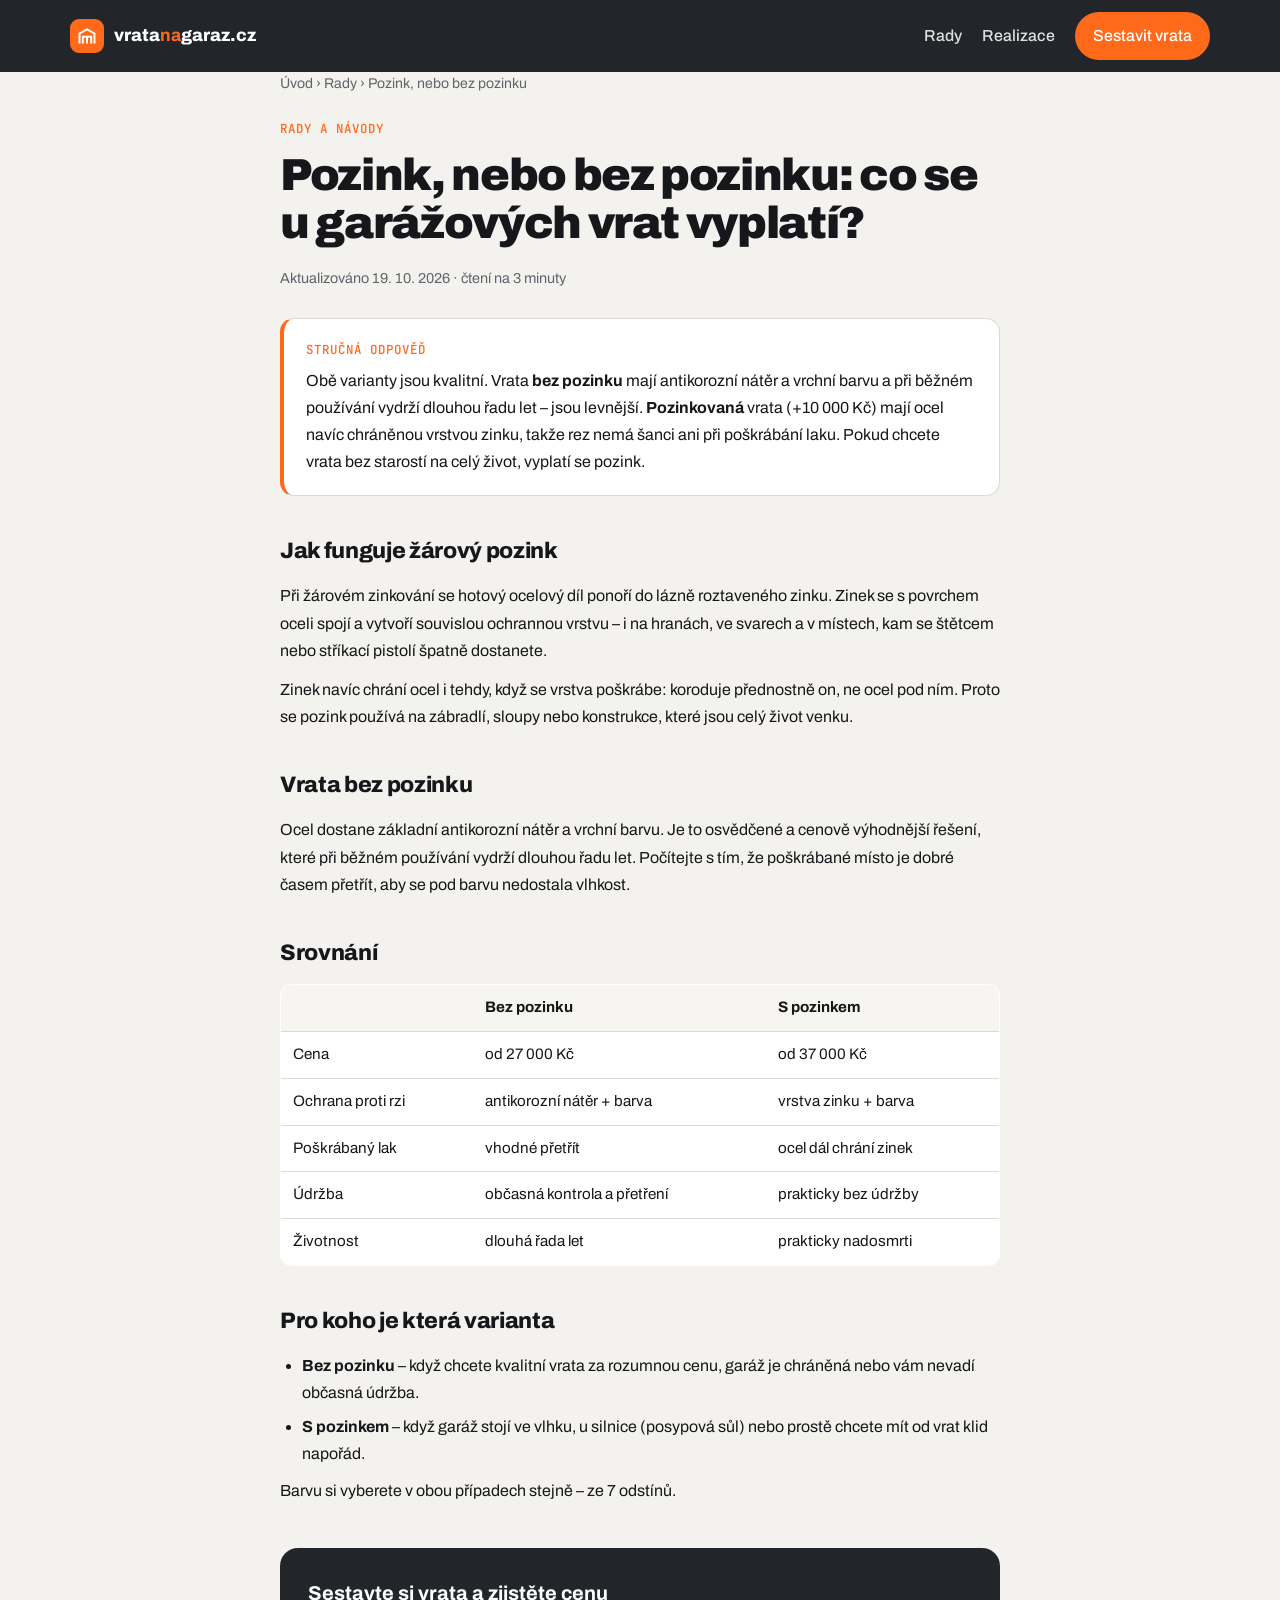
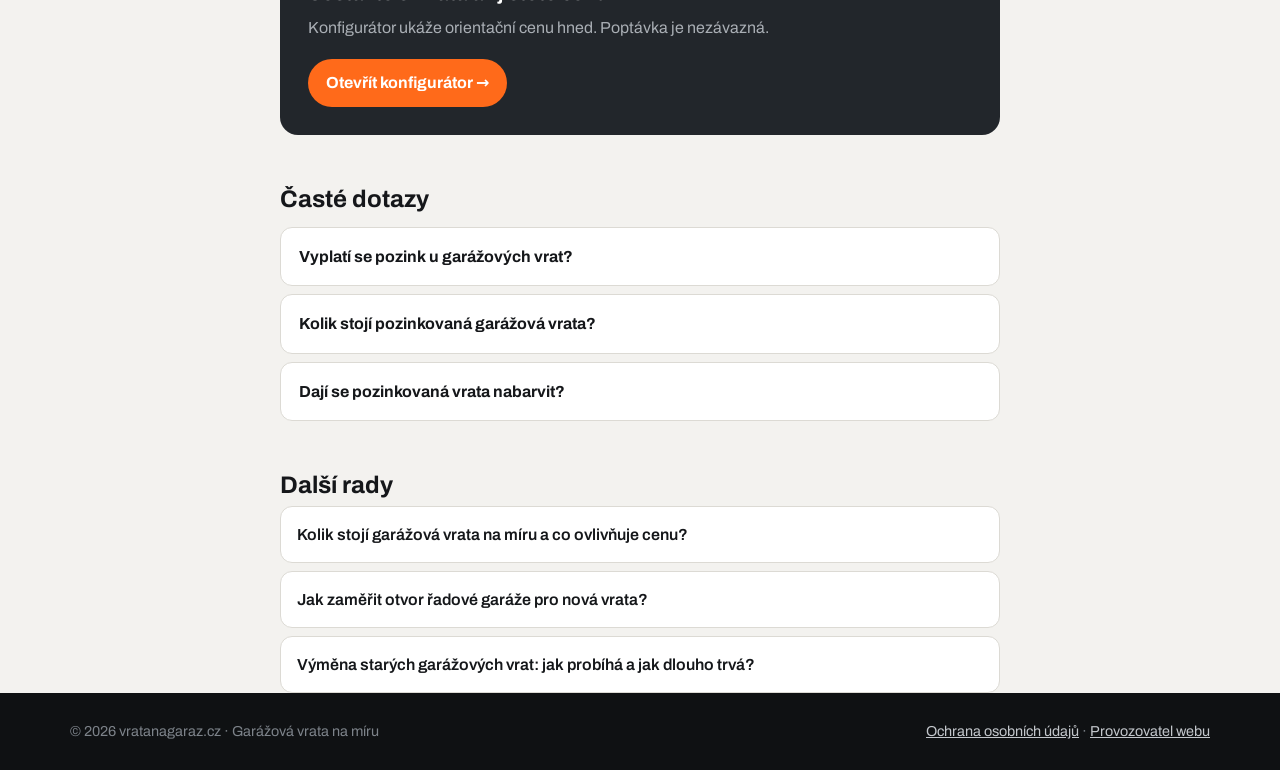
<file: rady/pozink-nebo-bez-pozinku.html>
<!doctype html>
<html lang="cs">
<head>
<meta charset="utf-8">
<meta name="viewport" content="width=device-width, initial-scale=1">
<title>Pozink, nebo bez pozinku: co se u garážových vrat vyplatí? | vratanagaraz.cz</title>
<meta name="description" content="Rozdíl mezi pozinkovanými garážovými vraty a vraty bez pozinku. Jak funguje žárový zinek, kolik stojí a pro koho se která varianta hodí.">
<meta name="robots" content="index,follow,max-image-preview:large">
<meta property="og:type" content="article">
<meta property="og:locale" content="cs_CZ">
<meta property="og:title" content="Pozink, nebo bez pozinku: co se u garážových vrat vyplatí?">
<meta property="og:description" content="Rozdíl mezi pozinkovanými garážovými vraty a vraty bez pozinku. Jak funguje žárový zinek, kolik stojí a pro koho se která varianta hodí.">
<meta property="og:image" content="https://vratanagaraz.cz/realizace-sede-petlice.jpg">
<meta property="og:url" content="https://vratanagaraz.cz/rady/pozink-nebo-bez-pozinku.html">
<link rel="canonical" href="https://vratanagaraz.cz/rady/pozink-nebo-bez-pozinku.html">
<link rel="icon" href="data:image/svg+xml,%3Csvg xmlns='http://www.w3.org/2000/svg' viewBox='0 0 64 64'%3E%3Crect width='64' height='64' rx='12' fill='%23ff6a1a'/%3E%3Cpath d='M14 52V24l18-10 18 10v28' fill='none' stroke='%23fff' stroke-width='5'/%3E%3Cpath d='M22 52V32h20v20M32 32v20' stroke='%23fff' stroke-width='4' fill='none'/%3E%3C/svg%3E">
<link rel="stylesheet" href="../fonts.css">
<style>:root{--bg:#f3f2ef;--surface:#fff;--ink:#15171a;--muted:#5f646b;--line:#dcdad4;--steel:#22262b;--accent:#ff6a1a}
*{box-sizing:border-box;margin:0;padding:0}
body{font-family:"Archivo",system-ui,sans-serif;background:var(--bg);color:var(--ink);line-height:1.7;-webkit-font-smoothing:antialiased}
a{color:inherit}
.wrap{max-width:760px;margin:0 auto;padding:0 20px}
header{background:var(--steel);color:#fff}
.nav{display:flex;align-items:center;justify-content:space-between;gap:12px;height:72px;max-width:1180px;margin:0 auto;padding:0 20px}
.logo{display:flex;align-items:center;gap:10px;font-weight:800;font-size:1.1rem;text-decoration:none}
.logo-mark{width:34px;height:34px;border-radius:9px;background:var(--accent);display:grid;place-items:center}
.logo b{color:var(--accent)}
.nav-r{display:flex;gap:20px;align-items:center}
.nav-r a{text-decoration:none;font-weight:500;opacity:.85}
.nav-r a:hover{opacity:1}
.btn{display:inline-flex;align-items:center;gap:8px;background:var(--accent);color:#fff!important;border-radius:999px;padding:10px 18px;font-weight:700;text-decoration:none;opacity:1!important}
main{padding:44px 0 80px}
.crumb{font-size:.88rem;color:var(--muted);margin-bottom:18px}
.crumb a{text-decoration:none}
.crumb a:hover{text-decoration:underline}
.mono{font-family:"JetBrains Mono",monospace;font-size:.78rem;letter-spacing:.08em;text-transform:uppercase;color:var(--accent)}
h1{font-size:clamp(1.9rem,4.6vw,2.8rem);line-height:1.08;font-weight:900;letter-spacing:-.03em;margin:10px 0 18px}
.meta{color:var(--muted);font-size:.9rem;margin-bottom:28px}
.answer{background:var(--surface);border:1px solid var(--line);border-left:4px solid var(--accent);border-radius:14px;padding:20px 22px;margin-bottom:36px}
.answer .mono{display:block;margin-bottom:6px}
article h2{font-size:1.4rem;font-weight:800;letter-spacing:-.015em;margin:36px 0 12px}
article p+p{margin-top:12px}
article ul,article ol{padding-left:22px;margin:10px 0}
article li+li{margin-top:6px}
article a{color:var(--accent);font-weight:600}
table{width:100%;border-collapse:collapse;margin:12px 0;font-size:.95rem;background:var(--surface);border-radius:12px;overflow:hidden;border:1px solid var(--line)}
th,td{text-align:left;padding:10px 12px;border-bottom:1px solid var(--line);vertical-align:top}
th{background:#f6f5f2;font-weight:700}
tr:last-child td{border-bottom:0}
.cta{background:var(--steel);color:#fff;border-radius:18px;padding:28px;margin:44px 0 0;display:flex;justify-content:space-between;align-items:center;gap:18px;flex-wrap:wrap}
.cta b{display:block;font-size:1.25rem;margin-bottom:4px}
.cta span{color:#a9aeb4}
.faq{margin-top:44px}
.faq details{background:var(--surface);border:1px solid var(--line);border-radius:12px;padding:0 18px;margin-top:8px}
.faq summary{cursor:pointer;padding:15px 0;font-weight:700;list-style:none}
.faq summary::-webkit-details-marker{display:none}
.faq details p{padding-bottom:15px;color:var(--muted)}
.related{margin-top:44px}
.related ul{list-style:none;padding:0;display:grid;gap:8px}
.related a{display:block;background:var(--surface);border:1px solid var(--line);border-radius:12px;padding:14px 16px;text-decoration:none;font-weight:600;color:var(--ink)}
.related a:hover{border-color:var(--accent)}
.cards{display:grid;gap:12px;margin-top:24px}
.card{display:block;background:var(--surface);border:1px solid var(--line);border-radius:16px;padding:22px;text-decoration:none;transition:border-color .2s,transform .2s}
.card:hover{border-color:var(--accent);transform:translateY(-2px)}
.card b{display:block;font-size:1.15rem;margin-bottom:6px}
.card span{color:var(--muted);font-size:.95rem}
footer{background:#0f1113;color:#7d838a;padding:26px 0;font-size:.9rem}
footer .wrap{max-width:1180px;display:flex;justify-content:space-between;gap:12px;flex-wrap:wrap}
footer a{color:#c3c7cc}
@media(max-width:560px){.nav-r a:not(.btn){display:none}th,td{padding:8px}}</style>
<script type="application/ld+json">
{
 "@context": "https://schema.org",
 "@graph": [
  {
   "@type": "Article",
   "headline": "Pozink, nebo bez pozinku: co se u garážových vrat vyplatí?",
   "description": "Rozdíl mezi pozinkovanými garážovými vraty a vraty bez pozinku. Jak funguje žárový zinek, kolik stojí a pro koho se která varianta hodí.",
   "datePublished": "2026-10-19",
   "dateModified": "2026-10-19",
   "inLanguage": "cs",
   "mainEntityOfPage": "https://vratanagaraz.cz/rady/pozink-nebo-bez-pozinku.html",
   "image": "https://vratanagaraz.cz/realizace-sede-petlice.jpg",
   "author": {
    "@type": "Organization",
    "name": "Vrata na garáž",
    "url": "https://vratanagaraz.cz/"
   },
   "publisher": {
    "@type": "Organization",
    "name": "Vrata na garáž",
    "url": "https://vratanagaraz.cz/"
   }
  },
  {
   "@type": "BreadcrumbList",
   "itemListElement": [
    {
     "@type": "ListItem",
     "position": 1,
     "name": "Úvod",
     "item": "https://vratanagaraz.cz/"
    },
    {
     "@type": "ListItem",
     "position": 2,
     "name": "Rady",
     "item": "https://vratanagaraz.cz/rady/"
    },
    {
     "@type": "ListItem",
     "position": 3,
     "name": "Pozink, nebo bez pozinku",
     "item": "https://vratanagaraz.cz/rady/pozink-nebo-bez-pozinku.html"
    }
   ]
  },
  {
   "@type": "FAQPage",
   "mainEntity": [
    {
     "@type": "Question",
     "name": "Vyplatí se pozink u garážových vrat?",
     "acceptedAnswer": {
      "@type": "Answer",
      "text": "Pozink se vyplatí, pokud chcete vrata prakticky bez údržby na celý život. Vrata bez pozinku jsou levnější a při běžném používání také vydrží dlouhou řadu let."
     }
    },
    {
     "@type": "Question",
     "name": "Kolik stojí pozinkovaná garážová vrata?",
     "acceptedAnswer": {
      "@type": "Answer",
      "text": "Pozinkovaná ocelová garážová vrata na míru stojí od 37 000 Kč (základ 27 000 Kč + pozink 10 000 Kč) včetně montáže."
     }
    },
    {
     "@type": "Question",
     "name": "Dají se pozinkovaná vrata nabarvit?",
     "acceptedAnswer": {
      "@type": "Answer",
      "text": "Ano. Pozinkovaná vrata se nastříkají ve zvolené barvě, k dispozici je 7 odstínů."
     }
    }
   ]
  }
 ]
}
</script>
</head>
<body>
<header>
  <div class="nav">
    <a href="../" class="logo"><span class="logo-mark"><svg width="20" height="20" viewBox="0 0 24 24" fill="none" stroke="#fff" stroke-width="2.4"><path d="M3 21V9l9-5 9 5v12"/><path d="M7 21v-8h10v8M12 13v8"/></svg></span><span>vrata<b>na</b>garaz.cz</span></a>
    <nav class="nav-r"><a href="../rady/">Rady</a><a href="../#realizace">Realizace</a><a href="../#konfigurator" class="btn">Sestavit vrata</a></nav>
  </div>
</header>
<main class="wrap">
<div class="crumb"><a href="../">Úvod</a> › <a href="./">Rady</a> › Pozink, nebo bez pozinku</div>
<span class="mono">Rady a návody</span>
<h1>Pozink, nebo bez pozinku: co se u garážových vrat vyplatí?</h1>
<div class="meta">Aktualizováno 19. 10. 2026 · čtení na 3 minuty</div>
<div class="answer"><span class="mono">Stručná odpověď</span>Obě varianty jsou kvalitní. Vrata <b>bez pozinku</b> mají antikorozní nátěr a vrchní barvu a při běžném používání vydrží dlouhou řadu let – jsou levnější. <b>Pozinkovaná</b> vrata (+10 000 Kč) mají ocel navíc chráněnou vrstvou zinku, takže rez nemá šanci ani při poškrábání laku. Pokud chcete vrata bez starostí na celý život, vyplatí se pozink.</div>
<article>
<h2>Jak funguje žárový pozink</h2>
<p>Při žárovém zinkování se hotový ocelový díl ponoří do lázně roztaveného zinku. Zinek se s povrchem oceli spojí a vytvoří souvislou ochrannou vrstvu – i na hranách, ve svarech a v místech, kam se štětcem nebo stříkací pistolí špatně dostanete.</p>
<p>Zinek navíc chrání ocel i tehdy, když se vrstva poškrábe: koroduje přednostně on, ne ocel pod ním. Proto se pozink používá na zábradlí, sloupy nebo konstrukce, které jsou celý život venku.</p>

<h2>Vrata bez pozinku</h2>
<p>Ocel dostane základní antikorozní nátěr a vrchní barvu. Je to osvědčené a cenově výhodnější řešení, které při běžném používání vydrží dlouhou řadu let. Počítejte s tím, že poškrábané místo je dobré časem přetřít, aby se pod barvu nedostala vlhkost.</p>

<h2>Srovnání</h2>
<table>
<tr><th></th><th>Bez pozinku</th><th>S pozinkem</th></tr>
<tr><td>Cena</td><td>od 27 000 Kč</td><td>od 37 000 Kč</td></tr>
<tr><td>Ochrana proti rzi</td><td>antikorozní nátěr + barva</td><td>vrstva zinku + barva</td></tr>
<tr><td>Poškrábaný lak</td><td>vhodné přetřít</td><td>ocel dál chrání zinek</td></tr>
<tr><td>Údržba</td><td>občasná kontrola a přetření</td><td>prakticky bez údržby</td></tr>
<tr><td>Životnost</td><td>dlouhá řada let</td><td>prakticky nadosmrti</td></tr>
</table>

<h2>Pro koho je která varianta</h2>
<ul>
<li><b>Bez pozinku</b> – když chcete kvalitní vrata za rozumnou cenu, garáž je chráněná nebo vám nevadí občasná údržba.</li>
<li><b>S pozinkem</b> – když garáž stojí ve vlhku, u silnice (posypová sůl) nebo prostě chcete mít od vrat klid napořád.</li>
</ul>
<p>Barvu si vyberete v obou případech stejně – ze 7 odstínů.</p>
</article>
<div class="cta"><div><b>Sestavte si vrata a zjistěte cenu</b><span>Konfigurátor ukáže orientační cenu hned. Poptávka je nezávazná.</span></div><a class="btn" href="../#konfigurator">Otevřít konfigurátor →</a></div>
<section class="faq"><h2>Časté dotazy</h2><details><summary>Vyplatí se pozink u garážových vrat?</summary><p>Pozink se vyplatí, pokud chcete vrata prakticky bez údržby na celý život. Vrata bez pozinku jsou levnější a při běžném používání také vydrží dlouhou řadu let.</p></details><details><summary>Kolik stojí pozinkovaná garážová vrata?</summary><p>Pozinkovaná ocelová garážová vrata na míru stojí od 37 000 Kč (základ 27 000 Kč + pozink 10 000 Kč) včetně montáže.</p></details><details><summary>Dají se pozinkovaná vrata nabarvit?</summary><p>Ano. Pozinkovaná vrata se nastříkají ve zvolené barvě, k dispozici je 7 odstínů.</p></details></section>
<section class="related"><h2>Další rady</h2><ul><li><a href="kolik-stoji-garazova-vrata.html">Kolik stojí garážová vrata na míru a co ovlivňuje cenu?</a></li><li><a href="jak-zamerit-otvor-garaze.html">Jak zaměřit otvor řadové garáže pro nová vrata?</a></li><li><a href="vymena-garazovych-vrat.html">Výměna starých garážových vrat: jak probíhá a jak dlouho trvá?</a></li></ul></section>
</main>
<footer>
  <div class="wrap">
    <span>© 2026 vratanagaraz.cz · Garážová vrata na míru</span>
    <span><a href="../ochrana-osobnich-udaju.html">Ochrana osobních údajů</a> · <a href="../ochrana-osobnich-udaju.html#provozovatel">Provozovatel webu</a></span>
  </div>
</footer>
</body>
</html>
</file>
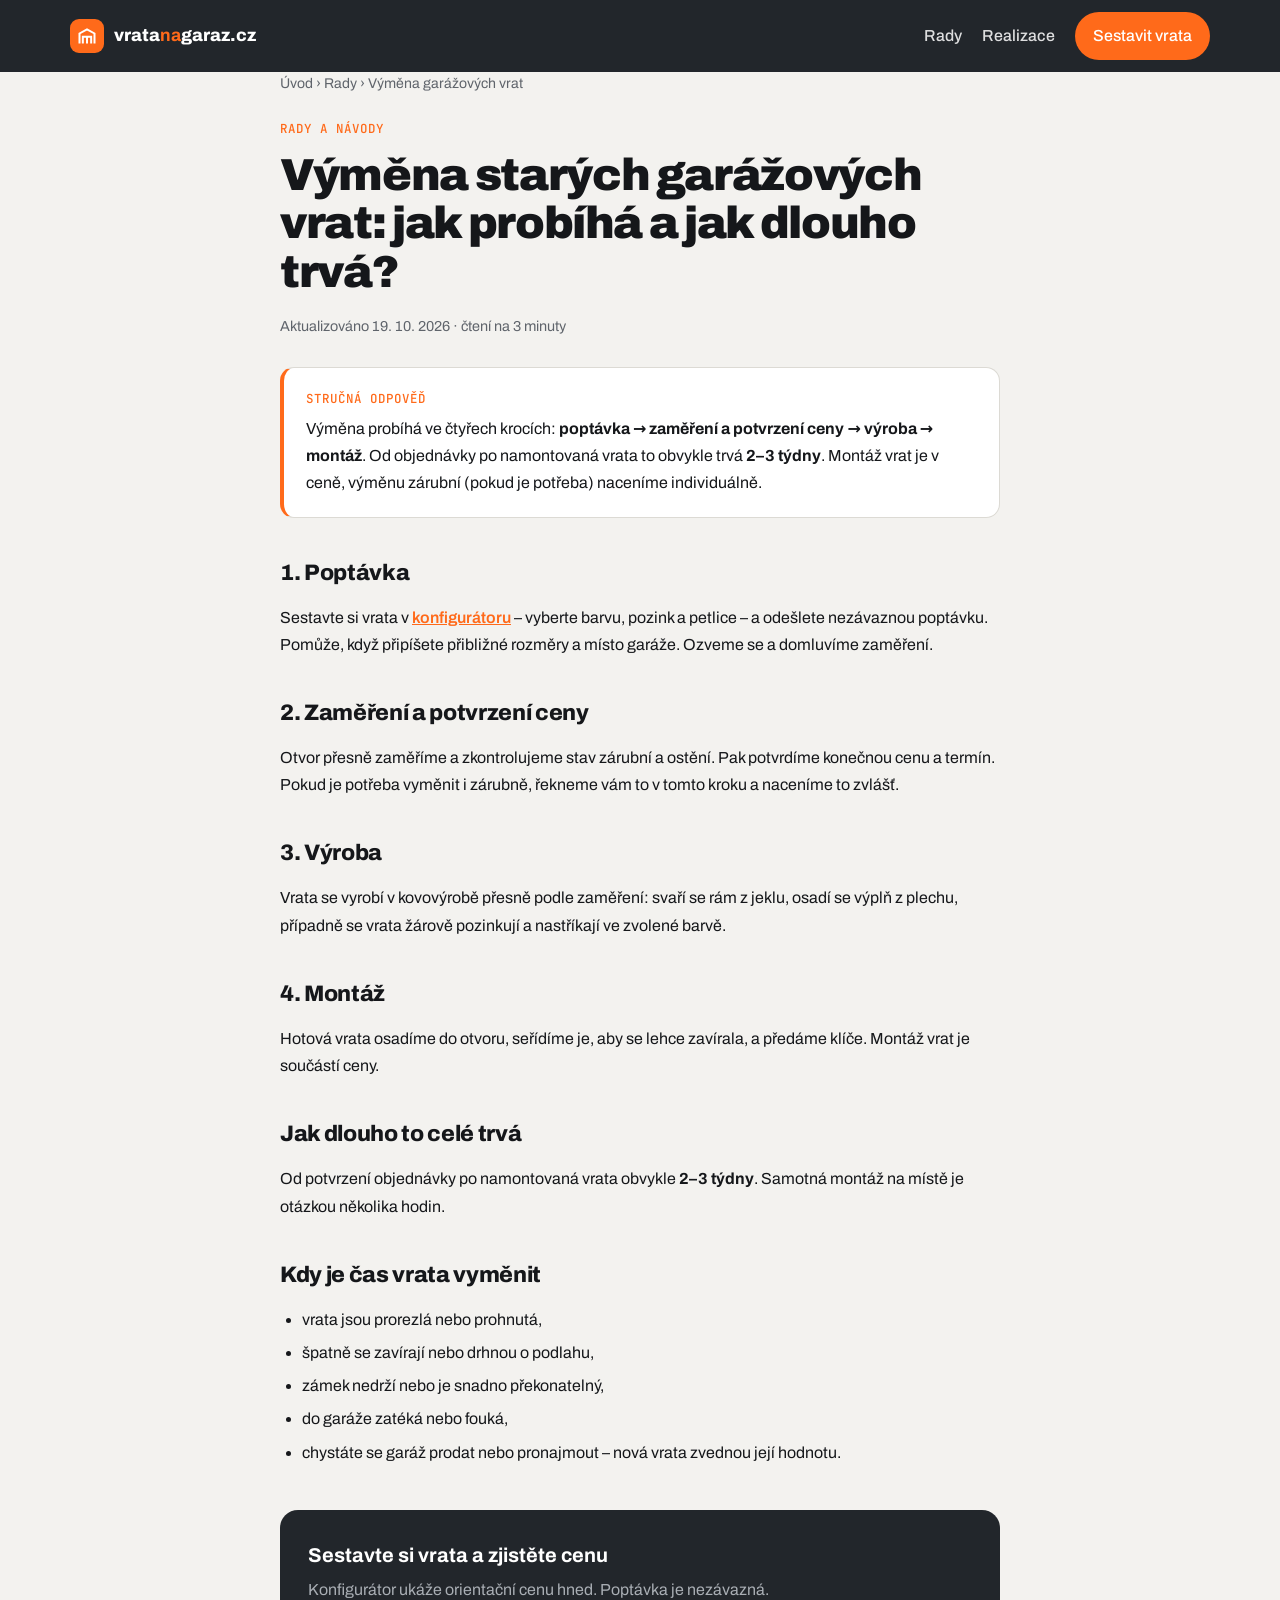
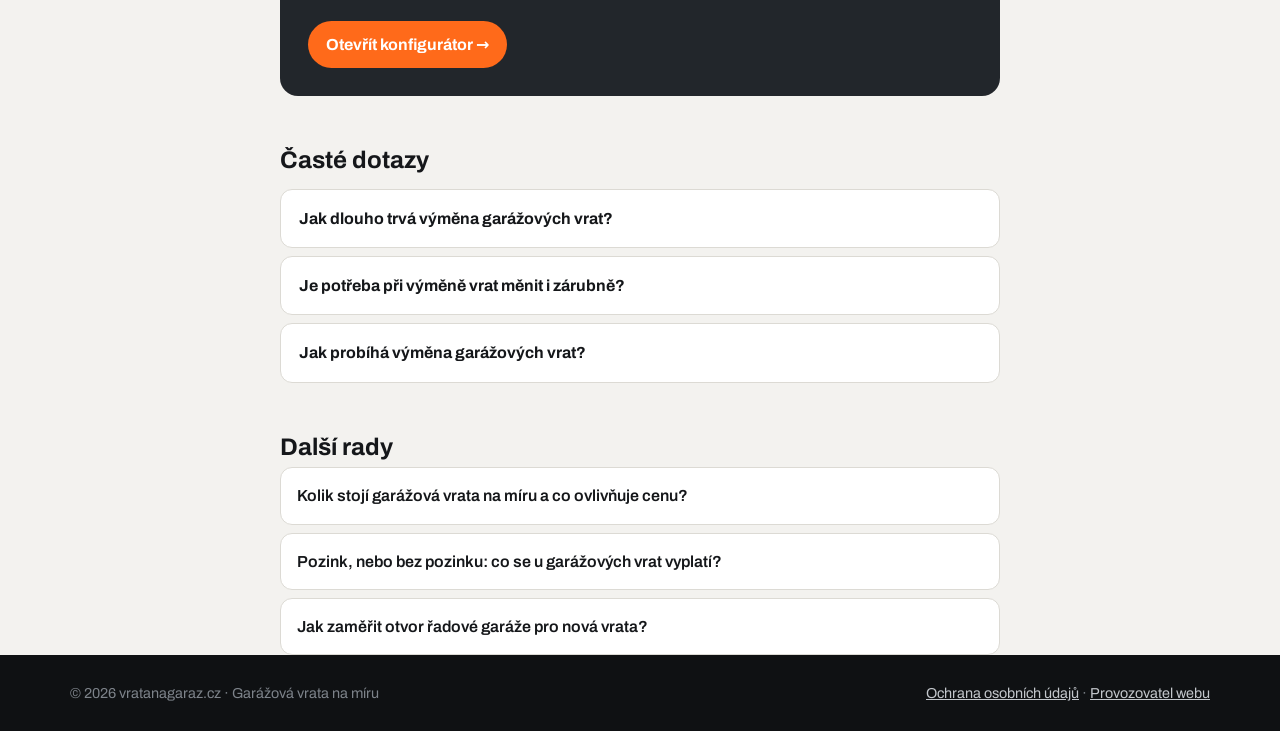
<file: rady/vymena-garazovych-vrat.html>
<!doctype html>
<html lang="cs">
<head>
<meta charset="utf-8">
<meta name="viewport" content="width=device-width, initial-scale=1">
<title>Výměna starých garážových vrat: jak probíhá a jak dlouho trvá? | vratanagaraz.cz</title>
<meta name="description" content="Jak probíhá výměna starých garážových vrat za nová na míru – od poptávky přes zaměření a výrobu po montáž. Celé to obvykle trvá 2–3 týdny.">
<meta name="robots" content="index,follow,max-image-preview:large">
<meta property="og:type" content="article">
<meta property="og:locale" content="cs_CZ">
<meta property="og:title" content="Výměna starých garážových vrat: jak probíhá a jak dlouho trvá?">
<meta property="og:description" content="Jak probíhá výměna starých garážových vrat za nová na míru – od poptávky přes zaměření a výrobu po montáž. Celé to obvykle trvá 2–3 týdny.">
<meta property="og:image" content="https://vratanagaraz.cz/realizace-sede-petlice.jpg">
<meta property="og:url" content="https://vratanagaraz.cz/rady/vymena-garazovych-vrat.html">
<link rel="canonical" href="https://vratanagaraz.cz/rady/vymena-garazovych-vrat.html">
<link rel="icon" href="data:image/svg+xml,%3Csvg xmlns='http://www.w3.org/2000/svg' viewBox='0 0 64 64'%3E%3Crect width='64' height='64' rx='12' fill='%23ff6a1a'/%3E%3Cpath d='M14 52V24l18-10 18 10v28' fill='none' stroke='%23fff' stroke-width='5'/%3E%3Cpath d='M22 52V32h20v20M32 32v20' stroke='%23fff' stroke-width='4' fill='none'/%3E%3C/svg%3E">
<link rel="stylesheet" href="../fonts.css">
<style>:root{--bg:#f3f2ef;--surface:#fff;--ink:#15171a;--muted:#5f646b;--line:#dcdad4;--steel:#22262b;--accent:#ff6a1a}
*{box-sizing:border-box;margin:0;padding:0}
body{font-family:"Archivo",system-ui,sans-serif;background:var(--bg);color:var(--ink);line-height:1.7;-webkit-font-smoothing:antialiased}
a{color:inherit}
.wrap{max-width:760px;margin:0 auto;padding:0 20px}
header{background:var(--steel);color:#fff}
.nav{display:flex;align-items:center;justify-content:space-between;gap:12px;height:72px;max-width:1180px;margin:0 auto;padding:0 20px}
.logo{display:flex;align-items:center;gap:10px;font-weight:800;font-size:1.1rem;text-decoration:none}
.logo-mark{width:34px;height:34px;border-radius:9px;background:var(--accent);display:grid;place-items:center}
.logo b{color:var(--accent)}
.nav-r{display:flex;gap:20px;align-items:center}
.nav-r a{text-decoration:none;font-weight:500;opacity:.85}
.nav-r a:hover{opacity:1}
.btn{display:inline-flex;align-items:center;gap:8px;background:var(--accent);color:#fff!important;border-radius:999px;padding:10px 18px;font-weight:700;text-decoration:none;opacity:1!important}
main{padding:44px 0 80px}
.crumb{font-size:.88rem;color:var(--muted);margin-bottom:18px}
.crumb a{text-decoration:none}
.crumb a:hover{text-decoration:underline}
.mono{font-family:"JetBrains Mono",monospace;font-size:.78rem;letter-spacing:.08em;text-transform:uppercase;color:var(--accent)}
h1{font-size:clamp(1.9rem,4.6vw,2.8rem);line-height:1.08;font-weight:900;letter-spacing:-.03em;margin:10px 0 18px}
.meta{color:var(--muted);font-size:.9rem;margin-bottom:28px}
.answer{background:var(--surface);border:1px solid var(--line);border-left:4px solid var(--accent);border-radius:14px;padding:20px 22px;margin-bottom:36px}
.answer .mono{display:block;margin-bottom:6px}
article h2{font-size:1.4rem;font-weight:800;letter-spacing:-.015em;margin:36px 0 12px}
article p+p{margin-top:12px}
article ul,article ol{padding-left:22px;margin:10px 0}
article li+li{margin-top:6px}
article a{color:var(--accent);font-weight:600}
table{width:100%;border-collapse:collapse;margin:12px 0;font-size:.95rem;background:var(--surface);border-radius:12px;overflow:hidden;border:1px solid var(--line)}
th,td{text-align:left;padding:10px 12px;border-bottom:1px solid var(--line);vertical-align:top}
th{background:#f6f5f2;font-weight:700}
tr:last-child td{border-bottom:0}
.cta{background:var(--steel);color:#fff;border-radius:18px;padding:28px;margin:44px 0 0;display:flex;justify-content:space-between;align-items:center;gap:18px;flex-wrap:wrap}
.cta b{display:block;font-size:1.25rem;margin-bottom:4px}
.cta span{color:#a9aeb4}
.faq{margin-top:44px}
.faq details{background:var(--surface);border:1px solid var(--line);border-radius:12px;padding:0 18px;margin-top:8px}
.faq summary{cursor:pointer;padding:15px 0;font-weight:700;list-style:none}
.faq summary::-webkit-details-marker{display:none}
.faq details p{padding-bottom:15px;color:var(--muted)}
.related{margin-top:44px}
.related ul{list-style:none;padding:0;display:grid;gap:8px}
.related a{display:block;background:var(--surface);border:1px solid var(--line);border-radius:12px;padding:14px 16px;text-decoration:none;font-weight:600;color:var(--ink)}
.related a:hover{border-color:var(--accent)}
.cards{display:grid;gap:12px;margin-top:24px}
.card{display:block;background:var(--surface);border:1px solid var(--line);border-radius:16px;padding:22px;text-decoration:none;transition:border-color .2s,transform .2s}
.card:hover{border-color:var(--accent);transform:translateY(-2px)}
.card b{display:block;font-size:1.15rem;margin-bottom:6px}
.card span{color:var(--muted);font-size:.95rem}
footer{background:#0f1113;color:#7d838a;padding:26px 0;font-size:.9rem}
footer .wrap{max-width:1180px;display:flex;justify-content:space-between;gap:12px;flex-wrap:wrap}
footer a{color:#c3c7cc}
@media(max-width:560px){.nav-r a:not(.btn){display:none}th,td{padding:8px}}</style>
<script type="application/ld+json">
{
 "@context": "https://schema.org",
 "@graph": [
  {
   "@type": "Article",
   "headline": "Výměna starých garážových vrat: jak probíhá a jak dlouho trvá?",
   "description": "Jak probíhá výměna starých garážových vrat za nová na míru – od poptávky přes zaměření a výrobu po montáž. Celé to obvykle trvá 2–3 týdny.",
   "datePublished": "2026-10-19",
   "dateModified": "2026-10-19",
   "inLanguage": "cs",
   "mainEntityOfPage": "https://vratanagaraz.cz/rady/vymena-garazovych-vrat.html",
   "image": "https://vratanagaraz.cz/realizace-sede-petlice.jpg",
   "author": {
    "@type": "Organization",
    "name": "Vrata na garáž",
    "url": "https://vratanagaraz.cz/"
   },
   "publisher": {
    "@type": "Organization",
    "name": "Vrata na garáž",
    "url": "https://vratanagaraz.cz/"
   }
  },
  {
   "@type": "BreadcrumbList",
   "itemListElement": [
    {
     "@type": "ListItem",
     "position": 1,
     "name": "Úvod",
     "item": "https://vratanagaraz.cz/"
    },
    {
     "@type": "ListItem",
     "position": 2,
     "name": "Rady",
     "item": "https://vratanagaraz.cz/rady/"
    },
    {
     "@type": "ListItem",
     "position": 3,
     "name": "Výměna garážových vrat",
     "item": "https://vratanagaraz.cz/rady/vymena-garazovych-vrat.html"
    }
   ]
  },
  {
   "@type": "FAQPage",
   "mainEntity": [
    {
     "@type": "Question",
     "name": "Jak dlouho trvá výměna garážových vrat?",
     "acceptedAnswer": {
      "@type": "Answer",
      "text": "Od potvrzení objednávky po namontovaná vrata obvykle 2–3 týdny. Samotná montáž na místě trvá několik hodin."
     }
    },
    {
     "@type": "Question",
     "name": "Je potřeba při výměně vrat měnit i zárubně?",
     "acceptedAnswer": {
      "@type": "Answer",
      "text": "Ne vždy. Stav zárubní posoudíme při zaměření a případnou výměnu naceníme individuálně."
     }
    },
    {
     "@type": "Question",
     "name": "Jak probíhá výměna garážových vrat?",
     "acceptedAnswer": {
      "@type": "Answer",
      "text": "Poptávka, zaměření a potvrzení ceny, výroba vrat na míru v kovovýrobě a montáž. Montáž vrat je v ceně."
     }
    }
   ]
  }
 ]
}
</script>
</head>
<body>
<header>
  <div class="nav">
    <a href="../" class="logo"><span class="logo-mark"><svg width="20" height="20" viewBox="0 0 24 24" fill="none" stroke="#fff" stroke-width="2.4"><path d="M3 21V9l9-5 9 5v12"/><path d="M7 21v-8h10v8M12 13v8"/></svg></span><span>vrata<b>na</b>garaz.cz</span></a>
    <nav class="nav-r"><a href="../rady/">Rady</a><a href="../#realizace">Realizace</a><a href="../#konfigurator" class="btn">Sestavit vrata</a></nav>
  </div>
</header>
<main class="wrap">
<div class="crumb"><a href="../">Úvod</a> › <a href="./">Rady</a> › Výměna garážových vrat</div>
<span class="mono">Rady a návody</span>
<h1>Výměna starých garážových vrat: jak probíhá a jak dlouho trvá?</h1>
<div class="meta">Aktualizováno 19. 10. 2026 · čtení na 3 minuty</div>
<div class="answer"><span class="mono">Stručná odpověď</span>Výměna probíhá ve čtyřech krocích: <b>poptávka → zaměření a potvrzení ceny → výroba → montáž</b>. Od objednávky po namontovaná vrata to obvykle trvá <b>2–3 týdny</b>. Montáž vrat je v ceně, výměnu zárubní (pokud je potřeba) naceníme individuálně.</div>
<article>
<h2>1. Poptávka</h2>
<p>Sestavte si vrata v <a href="../#konfigurator">konfigurátoru</a> – vyberte barvu, pozink a petlice – a odešlete nezávaznou poptávku. Pomůže, když připíšete přibližné rozměry a místo garáže. Ozveme se a domluvíme zaměření.</p>

<h2>2. Zaměření a potvrzení ceny</h2>
<p>Otvor přesně zaměříme a zkontrolujeme stav zárubní a ostění. Pak potvrdíme konečnou cenu a termín. Pokud je potřeba vyměnit i zárubně, řekneme vám to v tomto kroku a naceníme to zvlášť.</p>

<h2>3. Výroba</h2>
<p>Vrata se vyrobí v kovovýrobě přesně podle zaměření: svaří se rám z jeklu, osadí se výplň z plechu, případně se vrata žárově pozinkují a nastříkají ve zvolené barvě.</p>

<h2>4. Montáž</h2>
<p>Hotová vrata osadíme do otvoru, seřídíme je, aby se lehce zavírala, a předáme klíče. Montáž vrat je součástí ceny.</p>

<h2>Jak dlouho to celé trvá</h2>
<p>Od potvrzení objednávky po namontovaná vrata obvykle <b>2–3 týdny</b>. Samotná montáž na místě je otázkou několika hodin.</p>

<h2>Kdy je čas vrata vyměnit</h2>
<ul>
<li>vrata jsou prorezlá nebo prohnutá,</li>
<li>špatně se zavírají nebo drhnou o podlahu,</li>
<li>zámek nedrží nebo je snadno překonatelný,</li>
<li>do garáže zatéká nebo fouká,</li>
<li>chystáte se garáž prodat nebo pronajmout – nová vrata zvednou její hodnotu.</li>
</ul>
</article>
<div class="cta"><div><b>Sestavte si vrata a zjistěte cenu</b><span>Konfigurátor ukáže orientační cenu hned. Poptávka je nezávazná.</span></div><a class="btn" href="../#konfigurator">Otevřít konfigurátor →</a></div>
<section class="faq"><h2>Časté dotazy</h2><details><summary>Jak dlouho trvá výměna garážových vrat?</summary><p>Od potvrzení objednávky po namontovaná vrata obvykle 2–3 týdny. Samotná montáž na místě trvá několik hodin.</p></details><details><summary>Je potřeba při výměně vrat měnit i zárubně?</summary><p>Ne vždy. Stav zárubní posoudíme při zaměření a případnou výměnu naceníme individuálně.</p></details><details><summary>Jak probíhá výměna garážových vrat?</summary><p>Poptávka, zaměření a potvrzení ceny, výroba vrat na míru v kovovýrobě a montáž. Montáž vrat je v ceně.</p></details></section>
<section class="related"><h2>Další rady</h2><ul><li><a href="kolik-stoji-garazova-vrata.html">Kolik stojí garážová vrata na míru a co ovlivňuje cenu?</a></li><li><a href="pozink-nebo-bez-pozinku.html">Pozink, nebo bez pozinku: co se u garážových vrat vyplatí?</a></li><li><a href="jak-zamerit-otvor-garaze.html">Jak zaměřit otvor řadové garáže pro nová vrata?</a></li></ul></section>
</main>
<footer>
  <div class="wrap">
    <span>© 2026 vratanagaraz.cz · Garážová vrata na míru</span>
    <span><a href="../ochrana-osobnich-udaju.html">Ochrana osobních údajů</a> · <a href="../ochrana-osobnich-udaju.html#provozovatel">Provozovatel webu</a></span>
  </div>
</footer>
</body>
</html>
</file>
<file: fonts.css>
@font-face {
  font-family: 'Archivo';
  font-style: normal;
  font-display: swap;
  font-weight: 400;
  src: url(fonts/archivo-latin-ext-400-normal.woff2) format('woff2');
  unicode-range: U+0100-02BA,U+02BD-02C5,U+02C7-02CC,U+02CE-02D7,U+02DD-02FF,U+0304,U+0308,U+0329,U+1D00-1DBF,U+1E00-1E9F,U+1EF2-1EFF,U+2020,U+20A0-20AB,U+20AD-20C0,U+2113,U+2C60-2C7F,U+A720-A7FF;
}
@font-face {
  font-family: 'Archivo';
  font-style: normal;
  font-display: swap;
  font-weight: 400;
  src: url(fonts/archivo-latin-400-normal.woff2) format('woff2');
  unicode-range: U+0000-00FF,U+0131,U+0152-0153,U+02BB-02BC,U+02C6,U+02DA,U+02DC,U+0304,U+0308,U+0329,U+2000-206F,U+20AC,U+2122,U+2191,U+2193,U+2212,U+2215,U+FEFF,U+FFFD;
}
@font-face {
  font-family: 'Archivo';
  font-style: normal;
  font-display: swap;
  font-weight: 500;
  src: url(fonts/archivo-latin-ext-500-normal.woff2) format('woff2');
  unicode-range: U+0100-02BA,U+02BD-02C5,U+02C7-02CC,U+02CE-02D7,U+02DD-02FF,U+0304,U+0308,U+0329,U+1D00-1DBF,U+1E00-1E9F,U+1EF2-1EFF,U+2020,U+20A0-20AB,U+20AD-20C0,U+2113,U+2C60-2C7F,U+A720-A7FF;
}
@font-face {
  font-family: 'Archivo';
  font-style: normal;
  font-display: swap;
  font-weight: 500;
  src: url(fonts/archivo-latin-500-normal.woff2) format('woff2');
  unicode-range: U+0000-00FF,U+0131,U+0152-0153,U+02BB-02BC,U+02C6,U+02DA,U+02DC,U+0304,U+0308,U+0329,U+2000-206F,U+20AC,U+2122,U+2191,U+2193,U+2212,U+2215,U+FEFF,U+FFFD;
}
@font-face {
  font-family: 'Archivo';
  font-style: normal;
  font-display: swap;
  font-weight: 600;
  src: url(fonts/archivo-latin-ext-600-normal.woff2) format('woff2');
  unicode-range: U+0100-02BA,U+02BD-02C5,U+02C7-02CC,U+02CE-02D7,U+02DD-02FF,U+0304,U+0308,U+0329,U+1D00-1DBF,U+1E00-1E9F,U+1EF2-1EFF,U+2020,U+20A0-20AB,U+20AD-20C0,U+2113,U+2C60-2C7F,U+A720-A7FF;
}
@font-face {
  font-family: 'Archivo';
  font-style: normal;
  font-display: swap;
  font-weight: 600;
  src: url(fonts/archivo-latin-600-normal.woff2) format('woff2');
  unicode-range: U+0000-00FF,U+0131,U+0152-0153,U+02BB-02BC,U+02C6,U+02DA,U+02DC,U+0304,U+0308,U+0329,U+2000-206F,U+20AC,U+2122,U+2191,U+2193,U+2212,U+2215,U+FEFF,U+FFFD;
}
@font-face {
  font-family: 'Archivo';
  font-style: normal;
  font-display: swap;
  font-weight: 700;
  src: url(fonts/archivo-latin-ext-700-normal.woff2) format('woff2');
  unicode-range: U+0100-02BA,U+02BD-02C5,U+02C7-02CC,U+02CE-02D7,U+02DD-02FF,U+0304,U+0308,U+0329,U+1D00-1DBF,U+1E00-1E9F,U+1EF2-1EFF,U+2020,U+20A0-20AB,U+20AD-20C0,U+2113,U+2C60-2C7F,U+A720-A7FF;
}
@font-face {
  font-family: 'Archivo';
  font-style: normal;
  font-display: swap;
  font-weight: 700;
  src: url(fonts/archivo-latin-700-normal.woff2) format('woff2');
  unicode-range: U+0000-00FF,U+0131,U+0152-0153,U+02BB-02BC,U+02C6,U+02DA,U+02DC,U+0304,U+0308,U+0329,U+2000-206F,U+20AC,U+2122,U+2191,U+2193,U+2212,U+2215,U+FEFF,U+FFFD;
}
@font-face {
  font-family: 'Archivo';
  font-style: normal;
  font-display: swap;
  font-weight: 800;
  src: url(fonts/archivo-latin-ext-800-normal.woff2) format('woff2');
  unicode-range: U+0100-02BA,U+02BD-02C5,U+02C7-02CC,U+02CE-02D7,U+02DD-02FF,U+0304,U+0308,U+0329,U+1D00-1DBF,U+1E00-1E9F,U+1EF2-1EFF,U+2020,U+20A0-20AB,U+20AD-20C0,U+2113,U+2C60-2C7F,U+A720-A7FF;
}
@font-face {
  font-family: 'Archivo';
  font-style: normal;
  font-display: swap;
  font-weight: 800;
  src: url(fonts/archivo-latin-800-normal.woff2) format('woff2');
  unicode-range: U+0000-00FF,U+0131,U+0152-0153,U+02BB-02BC,U+02C6,U+02DA,U+02DC,U+0304,U+0308,U+0329,U+2000-206F,U+20AC,U+2122,U+2191,U+2193,U+2212,U+2215,U+FEFF,U+FFFD;
}
@font-face {
  font-family: 'Archivo';
  font-style: normal;
  font-display: swap;
  font-weight: 900;
  src: url(fonts/archivo-latin-ext-900-normal.woff2) format('woff2');
  unicode-range: U+0100-02BA,U+02BD-02C5,U+02C7-02CC,U+02CE-02D7,U+02DD-02FF,U+0304,U+0308,U+0329,U+1D00-1DBF,U+1E00-1E9F,U+1EF2-1EFF,U+2020,U+20A0-20AB,U+20AD-20C0,U+2113,U+2C60-2C7F,U+A720-A7FF;
}
@font-face {
  font-family: 'Archivo';
  font-style: normal;
  font-display: swap;
  font-weight: 900;
  src: url(fonts/archivo-latin-900-normal.woff2) format('woff2');
  unicode-range: U+0000-00FF,U+0131,U+0152-0153,U+02BB-02BC,U+02C6,U+02DA,U+02DC,U+0304,U+0308,U+0329,U+2000-206F,U+20AC,U+2122,U+2191,U+2193,U+2212,U+2215,U+FEFF,U+FFFD;
}
@font-face {
  font-family: 'JetBrains Mono';
  font-style: normal;
  font-display: swap;
  font-weight: 500;
  src: url(fonts/jetbrains-mono-latin-ext-500-normal.woff2) format('woff2');
  unicode-range: U+0100-02BA,U+02BD-02C5,U+02C7-02CC,U+02CE-02D7,U+02DD-02FF,U+0304,U+0308,U+0329,U+1D00-1DBF,U+1E00-1E9F,U+1EF2-1EFF,U+2020,U+20A0-20AB,U+20AD-20C0,U+2113,U+2C60-2C7F,U+A720-A7FF;
}
@font-face {
  font-family: 'JetBrains Mono';
  font-style: normal;
  font-display: swap;
  font-weight: 500;
  src: url(fonts/jetbrains-mono-latin-500-normal.woff2) format('woff2');
  unicode-range: U+0000-00FF,U+0131,U+0152-0153,U+02BB-02BC,U+02C6,U+02DA,U+02DC,U+0304,U+0308,U+0329,U+2000-206F,U+20AC,U+2122,U+2191,U+2193,U+2212,U+2215,U+FEFF,U+FFFD;
}
</file>
